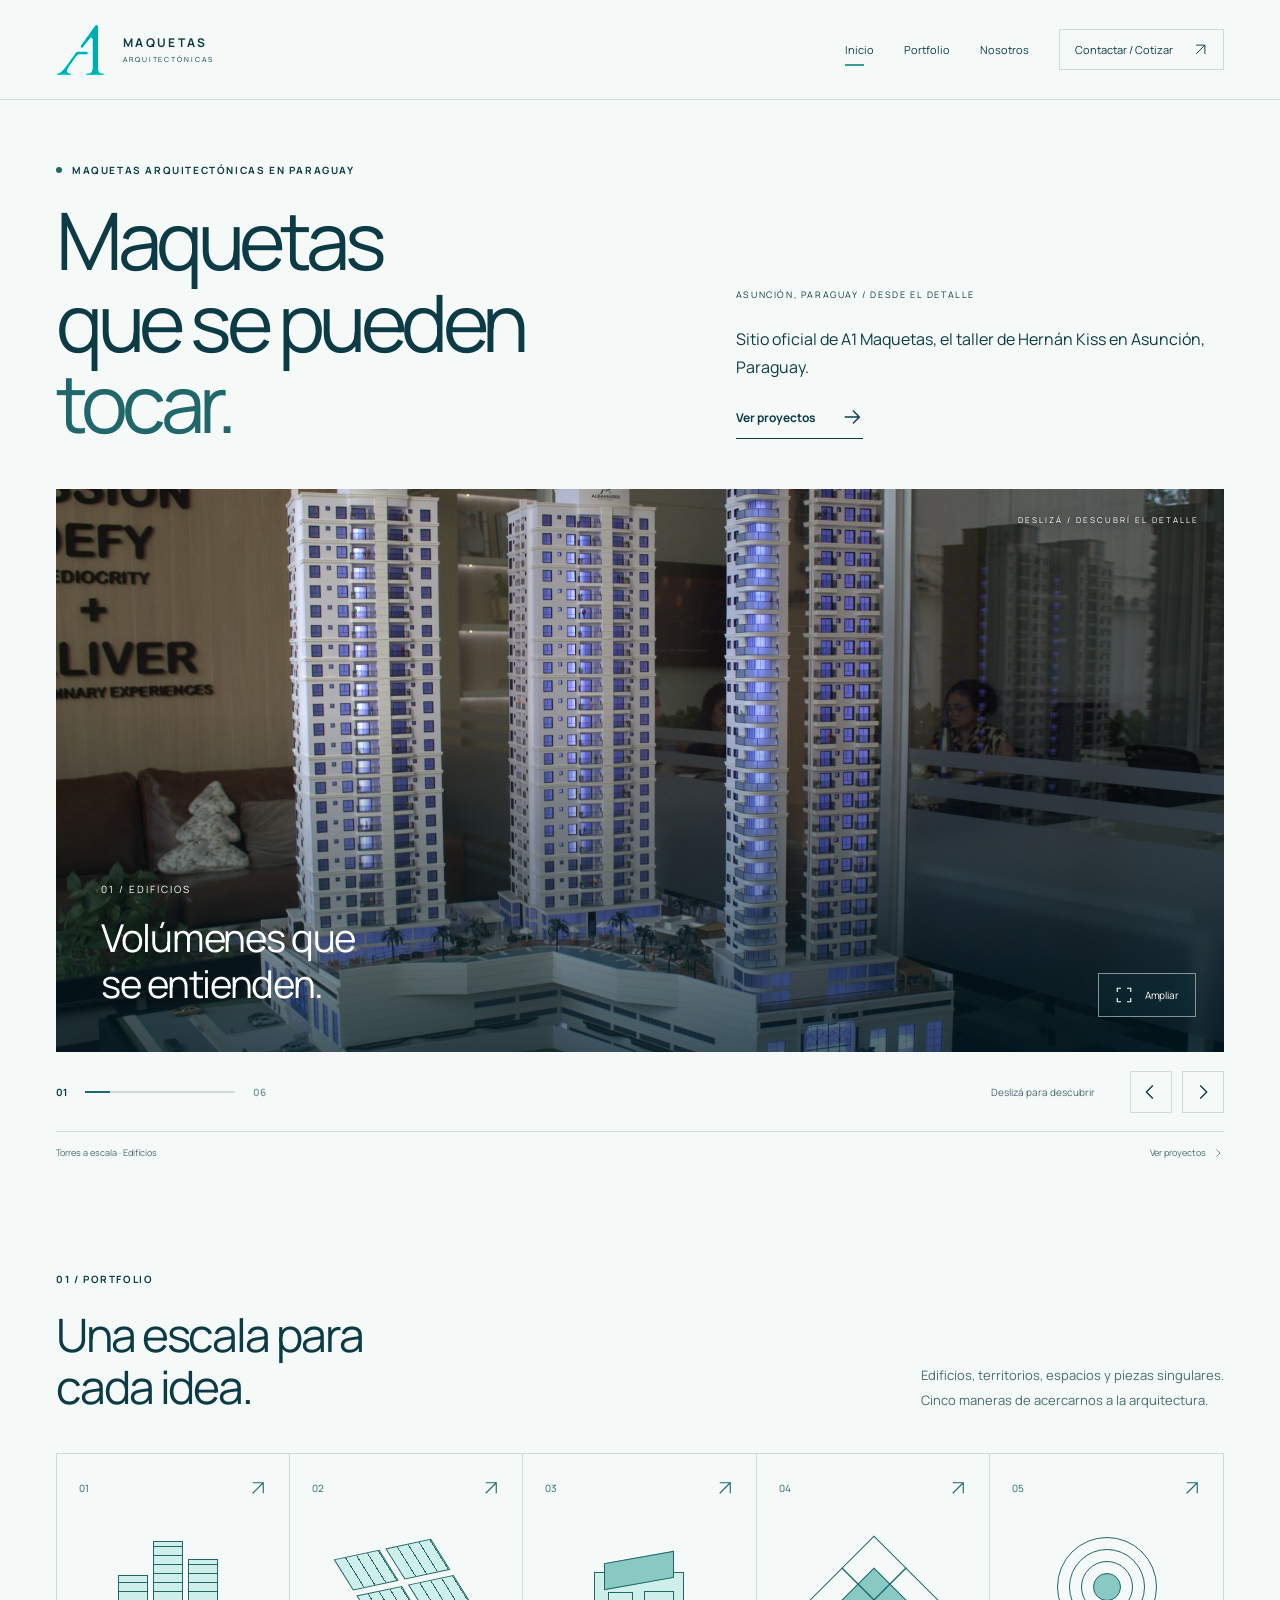
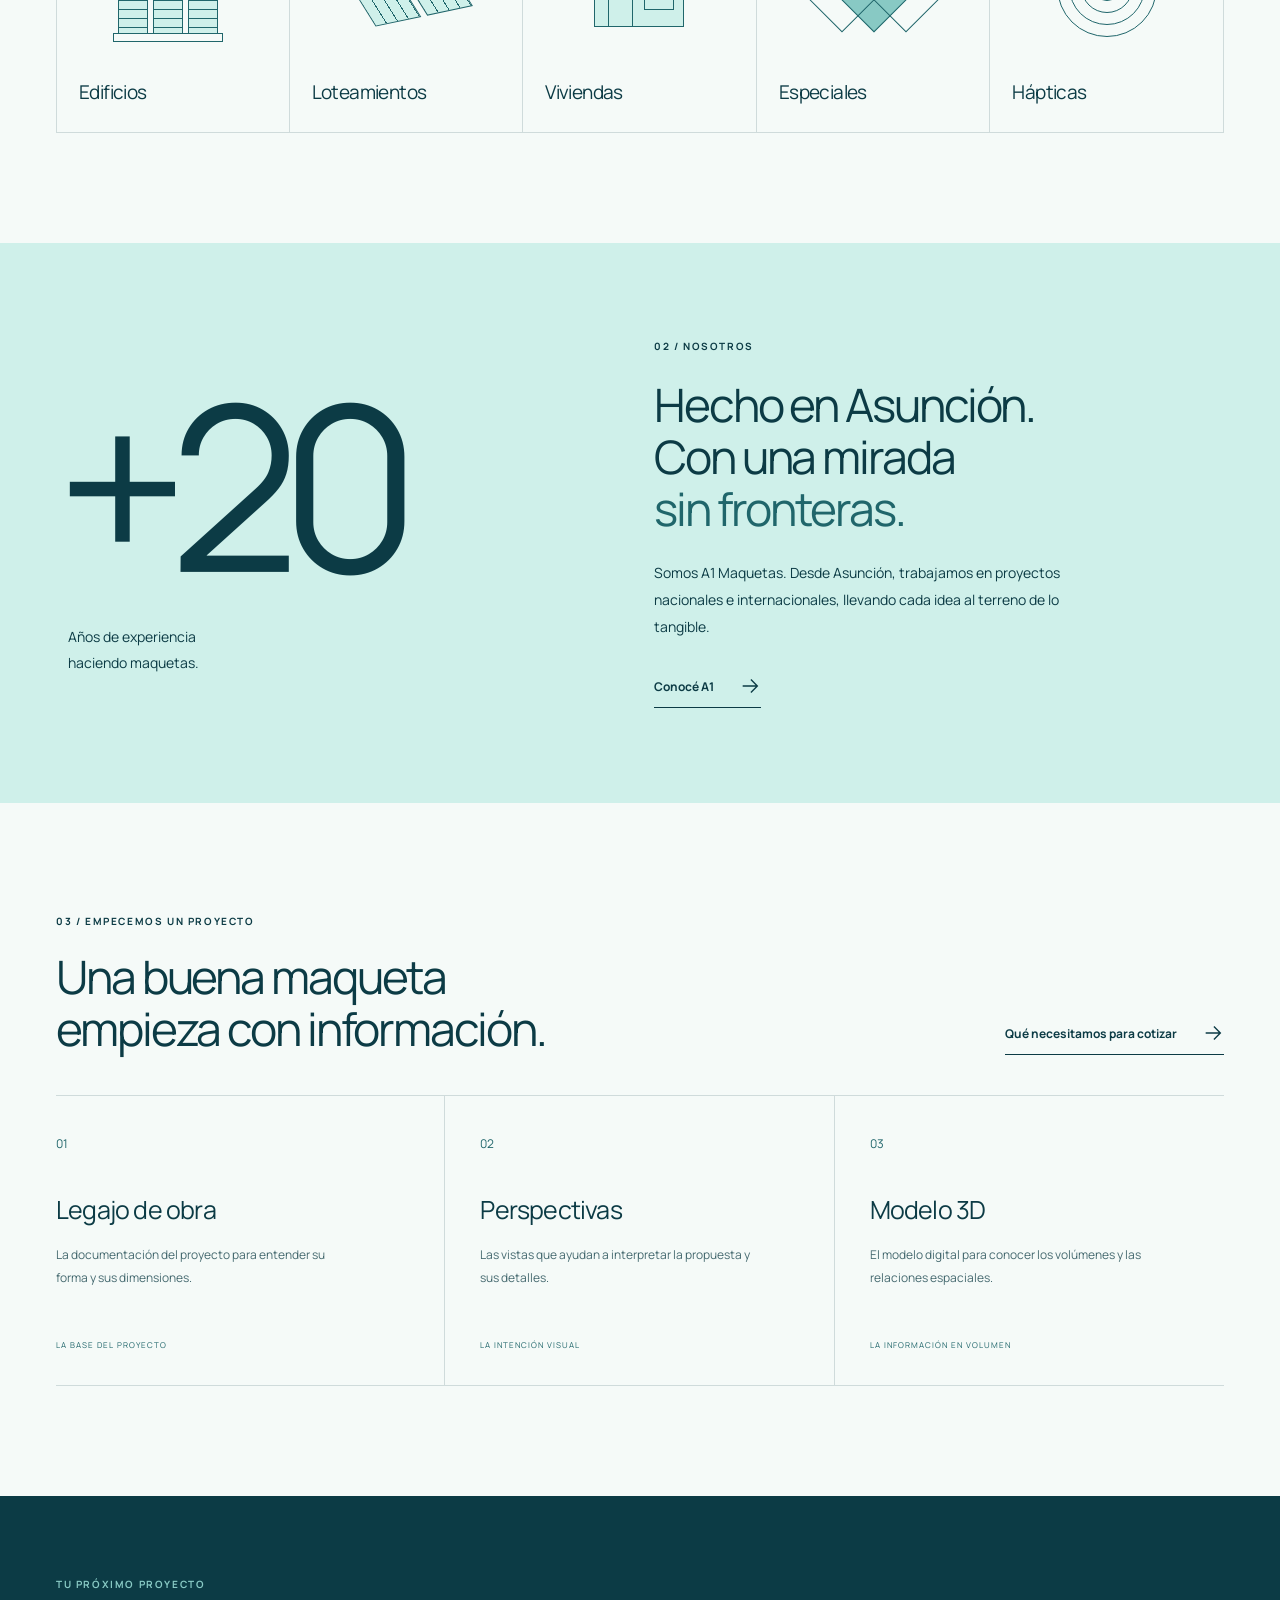
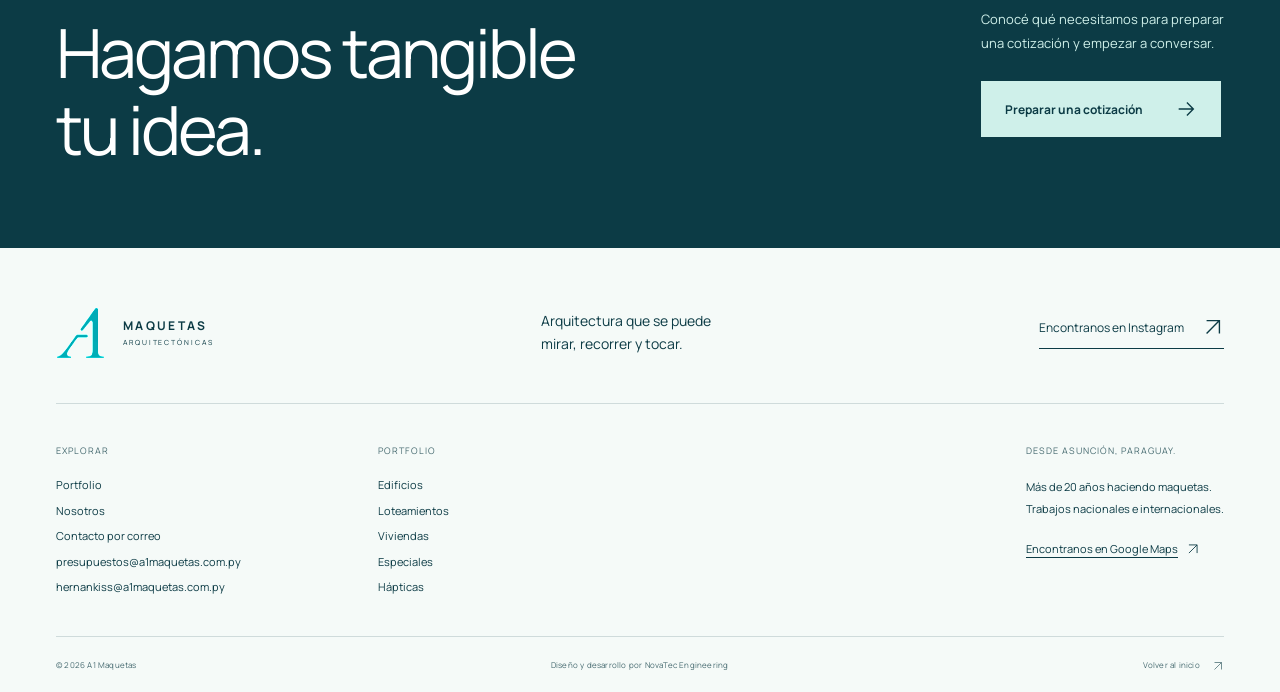
<file: index.html>
<!doctype html><html lang="es"><head><script async src="https://www.googletagmanager.com/gtm.js?id=GTM-W7BB88ZN"></script><script>window.dataLayer = window.dataLayer || [];function gtag(){dataLayer.push(arguments);}gtag('js', new Date());</script><meta charset="utf-8"><meta name="viewport" content="width=device-width, initial-scale=1"><meta name="theme-color" content="#0C3B45"><meta name="robots" content="index,follow,max-image-preview:large"><link rel="canonical" href="https://a1maquetas.com.py/"><meta property="og:url" content="https://a1maquetas.com.py/"><meta name="description" content="A1 Maquetas: maquetas arquitectónicas de edificios, viviendas y proyectos a escala. Taller en Asunción con trabajos en Paraguay y el exterior."><meta property="og:title" content="A1 Maquetas | Maquetas arquitectónicas en Paraguay"><meta property="og:description" content="A1 Maquetas: maquetas arquitectónicas de edificios, viviendas y proyectos a escala. Taller en Asunción con trabajos en Paraguay y el exterior."><meta property="og:type" content="website"><meta property="og:locale" content="es_PY"><meta property="og:site_name" content="A1 Maquetas"><meta property="og:image" content="https://a1maquetas.com.py/assets/photos/portada-1.jpg"><meta property="og:image:alt" content="Maqueta arquitectónica de torres realizada por A1 Maquetas"><meta name="twitter:card" content="summary_large_image"><title>A1 Maquetas | Maquetas arquitectónicas en Paraguay</title><link rel="icon" type="image/png" href="assets/favicon-a1.png?v=20261105"><link rel="preload" href="assets/fonts/manrope-regular.ttf" as="font" type="font/ttf" crossorigin><link rel="stylesheet" href="a1.css?v=20261113a"><script defer src="a1.js?v=20261112g"></script><script type="application/ld+json">{"@context": "https://schema.org", "@graph": [{"@type": "Organization", "@id": "https://a1maquetas.com.py/#organization", "name": "A1 Maquetas", "alternateName": "A1 - Maquetas arquitectónicas", "description": "Sitio oficial del taller de maquetas arquitectónicas de Hernán Kiss en Asunción, Paraguay.", "founder": {"@type": "Person", "name": "Hernán Kiss"}, "url": "https://a1maquetas.com.py/", "logo": "https://a1maquetas.com.py/assets/logo-a1.jpg", "email": "presupuestos@a1maquetas.com.py", "sameAs": ["https://www.instagram.com/a1maquetas/", "https://www.google.com/maps/?cid=9102080545952482579"], "areaServed": "Paraguay"}, {"@type": "WebSite", "@id": "https://a1maquetas.com.py/#website", "url": "https://a1maquetas.com.py/", "name": "A1 Maquetas", "publisher": {"@id": "https://a1maquetas.com.py/#organization"}, "inLanguage": "es-PY"}, {"@type": "WebPage", "@id": "https://a1maquetas.com.py/#webpage", "url": "https://a1maquetas.com.py/", "name": "A1 Maquetas | Maquetas arquitectónicas en Paraguay", "description": "A1 Maquetas: maquetas arquitectónicas de edificios, viviendas y proyectos a escala. Taller en Asunción con trabajos en Paraguay y el exterior.", "inLanguage": "es-PY", "isPartOf": {"@id": "https://a1maquetas.com.py/#website"}, "about": {"@id": "https://a1maquetas.com.py/#organization"}}]}</script></head><body id="top"><a class="skip" href="#contenido">Saltar al contenido</a><header class="header"><div class="shell header-inner"><a class="logo" href="./" aria-label="A1 Maquetas, inicio"><span class="logo-mark"><img src="assets/logo-a1.jpg" alt="" width="84" height="84"></span><span class="logo-word">MAQUETAS<span>ARQUITECTÓNICAS</span></span></a><button class="menu-toggle" aria-controls="main-nav" aria-expanded="false"><span>Menú</span><span class="menu-lines" aria-hidden="true"></span></button><nav class="main-nav" id="main-nav" aria-label="Navegación principal"><a href="./" aria-current="page">Inicio</a><a href="proyectos.html" >Portfolio</a><a href="nosotros.html" >Nosotros</a><a class="nav-quote" href="cotizacion.html" >Contactar / Cotizar <svg class="icon" viewBox="0 0 24 24" fill="none" stroke="currentColor" stroke-width="1.5" aria-hidden="true"><path d="M5 19 19 5M5 5h14v14"/></svg></a></nav></div></header><main id="contenido"><section class="home-intro shell"><div><span class="eyebrow"><i></i>Maquetas arquitectónicas en Paraguay</span><h1>Maquetas<br>que se pueden <em>tocar.</em></h1></div><div class="intro-aside"><span class="small-caps">Asunción, Paraguay / Desde el detalle</span><p>Sitio oficial de A1 Maquetas, el taller de Hernán Kiss en Asunción, Paraguay.</p><a class="text-link" href="proyectos.html">Ver proyectos <svg class="icon" viewBox="0 0 24 24" fill="none" stroke="currentColor" stroke-width="1.5" aria-hidden="true"><path d="M4 12h15M13 5l7 7-7 7"/></svg></a></div></section><section class="gallery shell" aria-label="Fotografías seleccionadas por A1 Maquetas" aria-roledescription="carrusel" tabindex="0"><div class="gallery-stage"><figure class="gallery-slide is-active" data-slide="0" data-caption="Torres a escala · Edificios" data-href="edificios.html" role="group" aria-roledescription="diapositiva" aria-label="1 de 6"><img src="assets/photos/portada-1.jpg" width="2200" height="1465" fetchpriority="high" alt="Maqueta iluminada de un conjunto de torres"><figcaption><span>01 / Edificios</span><strong>Volúmenes que<br>se entienden.</strong></figcaption></figure><figure class="gallery-slide" data-slide="1" data-caption="Edificios residenciales · A1 Maquetas" data-href="edificios.html" role="group" aria-roledescription="diapositiva" aria-label="2 de 6" hidden><img src="assets/photos/portada-2.jpg" width="1600" height="1026" loading="lazy" alt="Maqueta arquitectónica de edificios residenciales"><figcaption><span>02 / Edificios</span><strong>Arquitectura<br>para mirar de cerca.</strong></figcaption></figure><figure class="gallery-slide" data-slide="2" data-caption="Riviere · Edificios" data-href="edificios.html#proyecto-3" role="group" aria-roledescription="diapositiva" aria-label="3 de 6" hidden><img src="assets/photos/riviere-3.jpg" width="1200" height="800" loading="lazy" alt="Maqueta del edificio Riviere"><figcaption><span>03 / Edificios</span><strong>La ciudad<br>en otra escala.</strong></figcaption></figure><figure class="gallery-slide" data-slide="3" data-caption="Benedicta · Loteamientos" data-href="loteamientos.html#proyecto-3" role="group" aria-roledescription="diapositiva" aria-label="4 de 6" hidden><img src="assets/photos/benedicta-1.jpg" width="1400" height="762" loading="lazy" alt="Maqueta de loteamiento Benedicta"><figcaption><span>04 / Loteamientos</span><strong>El territorio<br>toma forma.</strong></figcaption></figure><figure class="gallery-slide" data-slide="4" data-caption="Proyecto industrial · A1 Maquetas" data-href="especiales.html" role="group" aria-roledescription="diapositiva" aria-label="5 de 6" hidden><img src="assets/photos/portada-5.jpg" width="2200" height="1465" loading="lazy" alt="Maqueta de una instalación industrial a escala"><figcaption><span>05 / Especiales</span><strong>También hacemos<br>lo singular.</strong></figcaption></figure><figure class="gallery-slide" data-slide="5" data-caption="UNVES · Especiales" data-href="especiales.html#proyecto-2" role="group" aria-roledescription="diapositiva" aria-label="6 de 6" hidden><img src="assets/photos/unves-2.jpg" width="1400" height="933" loading="lazy" alt="Maqueta del proyecto UNVES"><figcaption><span>06 / Especiales</span><strong>Cada espacio<br>cuenta.</strong></figcaption></figure><button class="gallery-expand" type="button" aria-label="Ampliar fotografía actual"><svg class="icon" viewBox="0 0 24 24" fill="none" stroke="currentColor" stroke-width="1.5" aria-hidden="true"><path d="M8 3H3v5m13-5h5v5M3 16v5h5m8 0h5v-5"/></svg><span>Ampliar</span></button><span class="gallery-side-label" aria-hidden="true">DESLIZÁ / DESCUBRÍ EL DETALLE</span></div><div class="gallery-toolbar"><div class="gallery-index"><span id="slideNumber">01</span><span class="gallery-track"><i></i></span><span>06</span></div><p class="gallery-hint">Deslizá para descubrir</p><div class="gallery-controls"><button type="button" data-gallery-prev aria-label="Fotografía anterior"><svg class="icon" viewBox="0 0 24 24" fill="none" stroke="currentColor" stroke-width="1.5" aria-hidden="true"><path d="m14 5-7 7 7 7"/></svg></button><button type="button" data-gallery-next aria-label="Fotografía siguiente"><svg class="icon" viewBox="0 0 24 24" fill="none" stroke="currentColor" stroke-width="1.5" aria-hidden="true"><path d="m9 5 7 7-7 7"/></svg></button></div></div><div class="gallery-source"><span id="slideCaption" aria-live="polite">Torres a escala · Edificios</span><a id="slideSource" href="edificios.html">Ver proyectos <svg class="icon" viewBox="0 0 24 24" fill="none" stroke="currentColor" stroke-width="1.5" aria-hidden="true"><path d="m9 5 7 7-7 7"/></svg></a></div></section><section class="portfolio-section shell"><div class="section-heading"><div><span class="eyebrow">01 / Portfolio</span><h2>Una escala para<br>cada idea.</h2></div><p>Edificios, territorios, espacios y piezas singulares.<br>Cinco maneras de acercarnos a la arquitectura.</p></div><div class="category-grid"><a class="category-tile" href="edificios.html"><div class="tile-top"><span>01</span><svg class="icon" viewBox="0 0 24 24" fill="none" stroke="currentColor" stroke-width="1.5" aria-hidden="true"><path d="M5 19 19 5M5 5h14v14"/></svg></div><div class="category-symbol symbol-edificios" aria-hidden="true"><i></i><i></i><i></i><i></i></div><div class="tile-bottom"><h3>Edificios</h3></div></a><a class="category-tile" href="loteamientos.html"><div class="tile-top"><span>02</span><svg class="icon" viewBox="0 0 24 24" fill="none" stroke="currentColor" stroke-width="1.5" aria-hidden="true"><path d="M5 19 19 5M5 5h14v14"/></svg></div><div class="category-symbol symbol-loteamientos" aria-hidden="true"><i></i><i></i><i></i><i></i></div><div class="tile-bottom"><h3>Loteamientos</h3></div></a><a class="category-tile" href="viviendas.html"><div class="tile-top"><span>03</span><svg class="icon" viewBox="0 0 24 24" fill="none" stroke="currentColor" stroke-width="1.5" aria-hidden="true"><path d="M5 19 19 5M5 5h14v14"/></svg></div><div class="category-symbol symbol-viviendas" aria-hidden="true"><i></i><i></i><i></i><i></i></div><div class="tile-bottom"><h3>Viviendas</h3></div></a><a class="category-tile" href="especiales.html"><div class="tile-top"><span>04</span><svg class="icon" viewBox="0 0 24 24" fill="none" stroke="currentColor" stroke-width="1.5" aria-hidden="true"><path d="M5 19 19 5M5 5h14v14"/></svg></div><div class="category-symbol symbol-especiales" aria-hidden="true"><i></i><i></i><i></i><i></i></div><div class="tile-bottom"><h3>Especiales</h3></div></a><a class="category-tile" href="hapticas.html"><div class="tile-top"><span>05</span><svg class="icon" viewBox="0 0 24 24" fill="none" stroke="currentColor" stroke-width="1.5" aria-hidden="true"><path d="M5 19 19 5M5 5h14v14"/></svg></div><div class="category-symbol symbol-hapticas" aria-hidden="true"><i></i><i></i><i></i><i></i></div><div class="tile-bottom"><h3>Hápticas</h3></div></a></div></section><section class="about-band"><div class="shell about-grid"><div class="experience-number"><span>+20</span><p>Años de experiencia<br>haciendo maquetas.</p></div><div><span class="eyebrow">02 / Nosotros</span><h2>Hecho en Asunción.<br>Con una mirada<br><em>sin fronteras.</em></h2><p>Somos A1 Maquetas. Desde Asunción, trabajamos en proyectos nacionales e internacionales, llevando cada idea al terreno de lo tangible.</p><a class="text-link" href="nosotros.html">Conocé A1 <svg class="icon" viewBox="0 0 24 24" fill="none" stroke="currentColor" stroke-width="1.5" aria-hidden="true"><path d="M4 12h15M13 5l7 7-7 7"/></svg></a></div></div></section><section class="quote-preview shell"><div class="section-heading"><div><span class="eyebrow">03 / Empecemos un proyecto</span><h2>Una buena maqueta<br>empieza con información.</h2></div><a class="text-link" href="cotizacion.html">Qué necesitamos para cotizar <svg class="icon" viewBox="0 0 24 24" fill="none" stroke="currentColor" stroke-width="1.5" aria-hidden="true"><path d="M4 12h15M13 5l7 7-7 7"/></svg></a></div><div class="requirements"><article><span class="require-number">01</span><h3>Legajo de obra</h3><p>La documentación del proyecto para entender su forma y sus dimensiones.</p><span class="require-tag">La base del proyecto</span></article><article><span class="require-number">02</span><h3>Perspectivas</h3><p>Las vistas que ayudan a interpretar la propuesta y sus detalles.</p><span class="require-tag">La intención visual</span></article><article><span class="require-number">03</span><h3>Modelo 3D</h3><p>El modelo digital para conocer los volúmenes y las relaciones espaciales.</p><span class="require-tag">La información en volumen</span></article></div></section><section class="cta"><div class="shell cta-inner"><div><span class="eyebrow">Tu próximo proyecto</span><h2>Hagamos tangible<br>tu idea.</h2></div><div><p>Conocé qué necesitamos para preparar<br>una cotización y empezar a conversar.</p><a class="button button-light" href="cotizacion.html">Preparar una cotización <svg class="icon" viewBox="0 0 24 24" fill="none" stroke="currentColor" stroke-width="1.5" aria-hidden="true"><path d="M4 12h15M13 5l7 7-7 7"/></svg></a></div></div></section></main><footer class="footer"><div class="shell"><div class="footer-top"><a class="logo" href="./" aria-label="A1 Maquetas, inicio"><span class="logo-mark"><img src="assets/logo-a1.jpg" alt="" width="84" height="84"></span><span class="logo-word">MAQUETAS<span>ARQUITECTÓNICAS</span></span></a><p>Arquitectura que se puede<br>mirar, recorrer y tocar.</p><a class="footer-social" href="https://www.instagram.com/a1maquetas/" target="_blank" rel="noopener noreferrer">Encontranos en Instagram <svg class="icon" viewBox="0 0 24 24" fill="none" stroke="currentColor" stroke-width="1.5" aria-hidden="true"><path d="M5 19 19 5M5 5h14v14"/></svg></a></div><div class="footer-links"><div><span>Explorar</span><a href="proyectos.html">Portfolio</a><a href="nosotros.html">Nosotros</a><a href="cotizacion.html">Contacto por correo</a><a href="mailto:presupuestos@a1maquetas.com.py">presupuestos@a1maquetas.com.py</a><a href="mailto:hernankiss@a1maquetas.com.py">hernankiss@a1maquetas.com.py</a></div><div><span>Portfolio</span><a href="edificios.html">Edificios</a><a href="loteamientos.html">Loteamientos</a><a href="viviendas.html">Viviendas</a><a href="especiales.html">Especiales</a><a href="hapticas.html">Hápticas</a></div><div class="footer-place"><span>Desde Asunción, Paraguay.</span><p>Más de 20 años haciendo maquetas.<br>Trabajos nacionales e internacionales.</p><a href="https://www.google.com/maps/?cid=9102080545952482579" target="_blank" rel="noopener noreferrer">Encontranos en Google Maps <svg class="icon" viewBox="0 0 24 24" fill="none" stroke="currentColor" stroke-width="1.5" aria-hidden="true"><path d="M5 19 19 5M5 5h14v14"/></svg></a></div></div><div class="footer-bottom"><span>© 2026 A1 Maquetas</span><span>Diseño y desarrollo por NovaTec Engineering</span><a href="#top">Volver al inicio <svg class="icon" viewBox="0 0 24 24" fill="none" stroke="currentColor" stroke-width="1.5" aria-hidden="true"><path d="M5 19 19 5M5 5h14v14"/></svg></a></div></div></footer><dialog class="lightbox" id="lightbox" aria-label="Fotografía ampliada"><button class="lightbox-close" aria-label="Cerrar fotografía"><svg class="icon" viewBox="0 0 24 24" fill="none" stroke="currentColor" stroke-width="1.5" aria-hidden="true"><path d="m6 6 12 12M6 18 18 6"/></svg></button><img src="assets/photos/a1-residencial.jpg" alt=""><p></p></dialog></body></html>
</file>
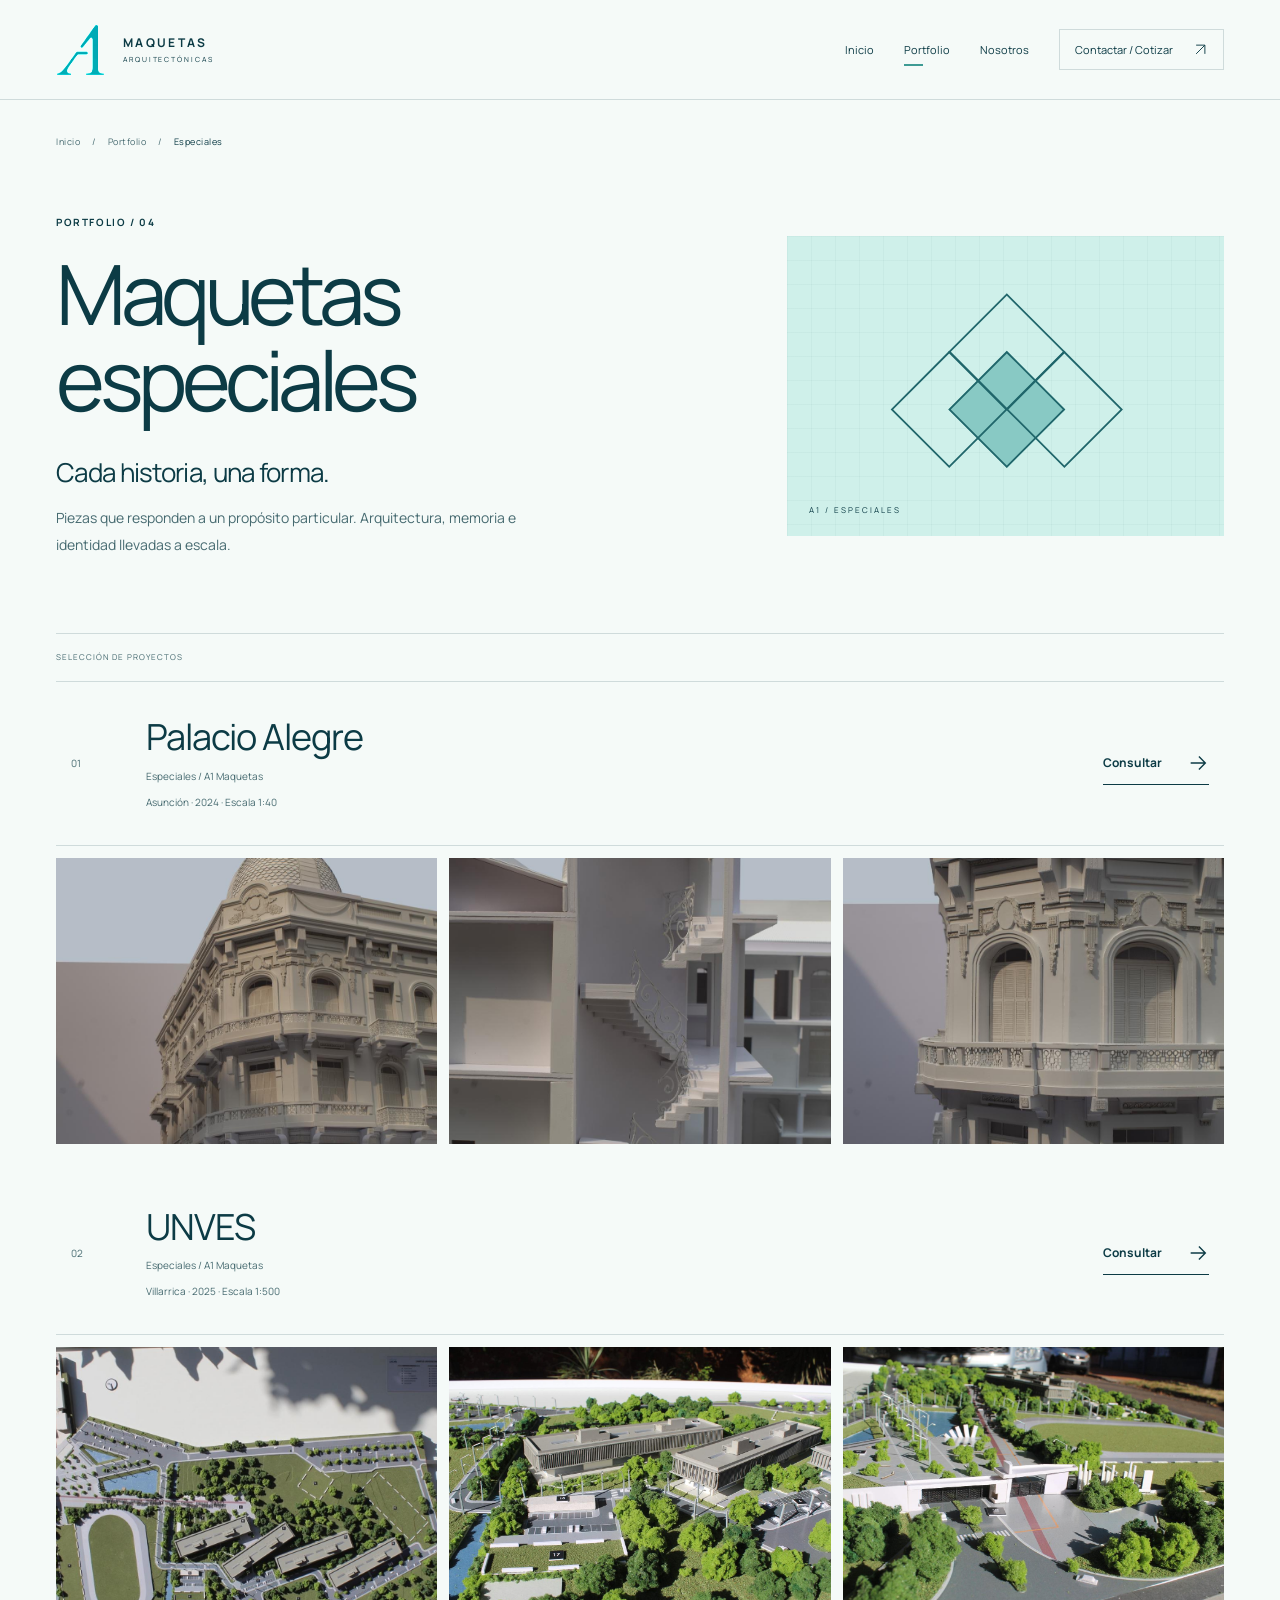
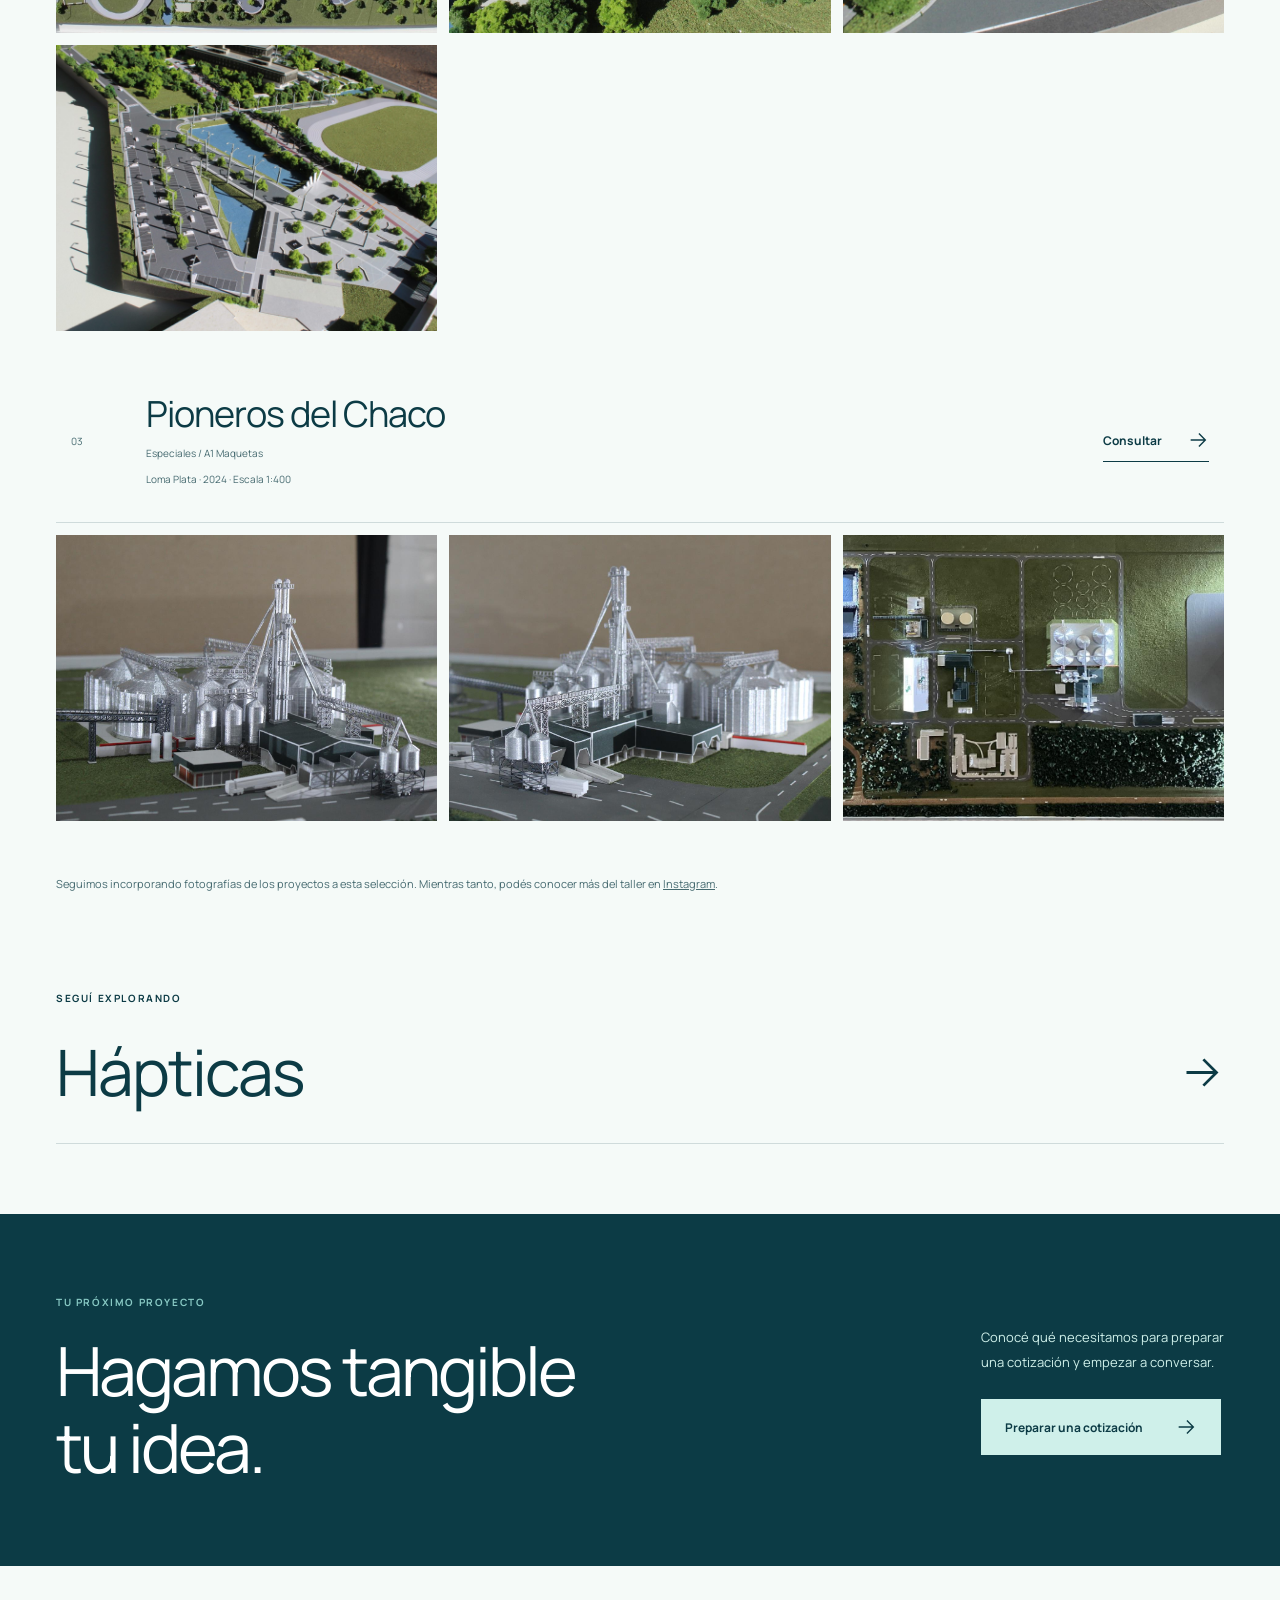
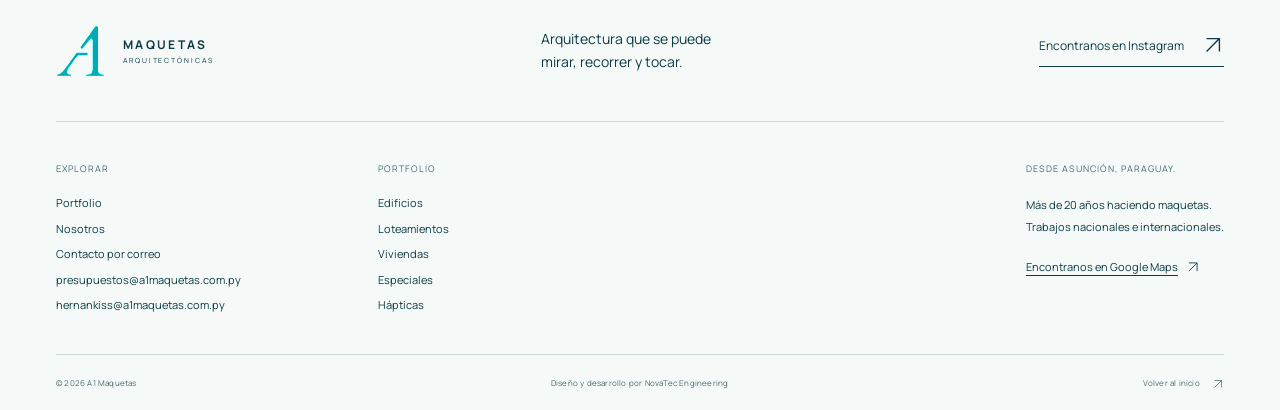
<file: basilica-caacupe.html>
<!doctype html><html lang="es"><head><meta charset="utf-8"><meta name="viewport" content="width=device-width,initial-scale=1"><meta http-equiv="refresh" content="0;url=especiales.html"><title>A1 Maquetas</title><link rel="stylesheet" href="a1.css?v=20261112g"></head><body><main class="shell page-intro"><h1>A1 Maquetas</h1><p>Continuá explorando nuestro trabajo.</p><a class="button" href="especiales.html">Ir al portfolio</a></main></body></html>
</file>
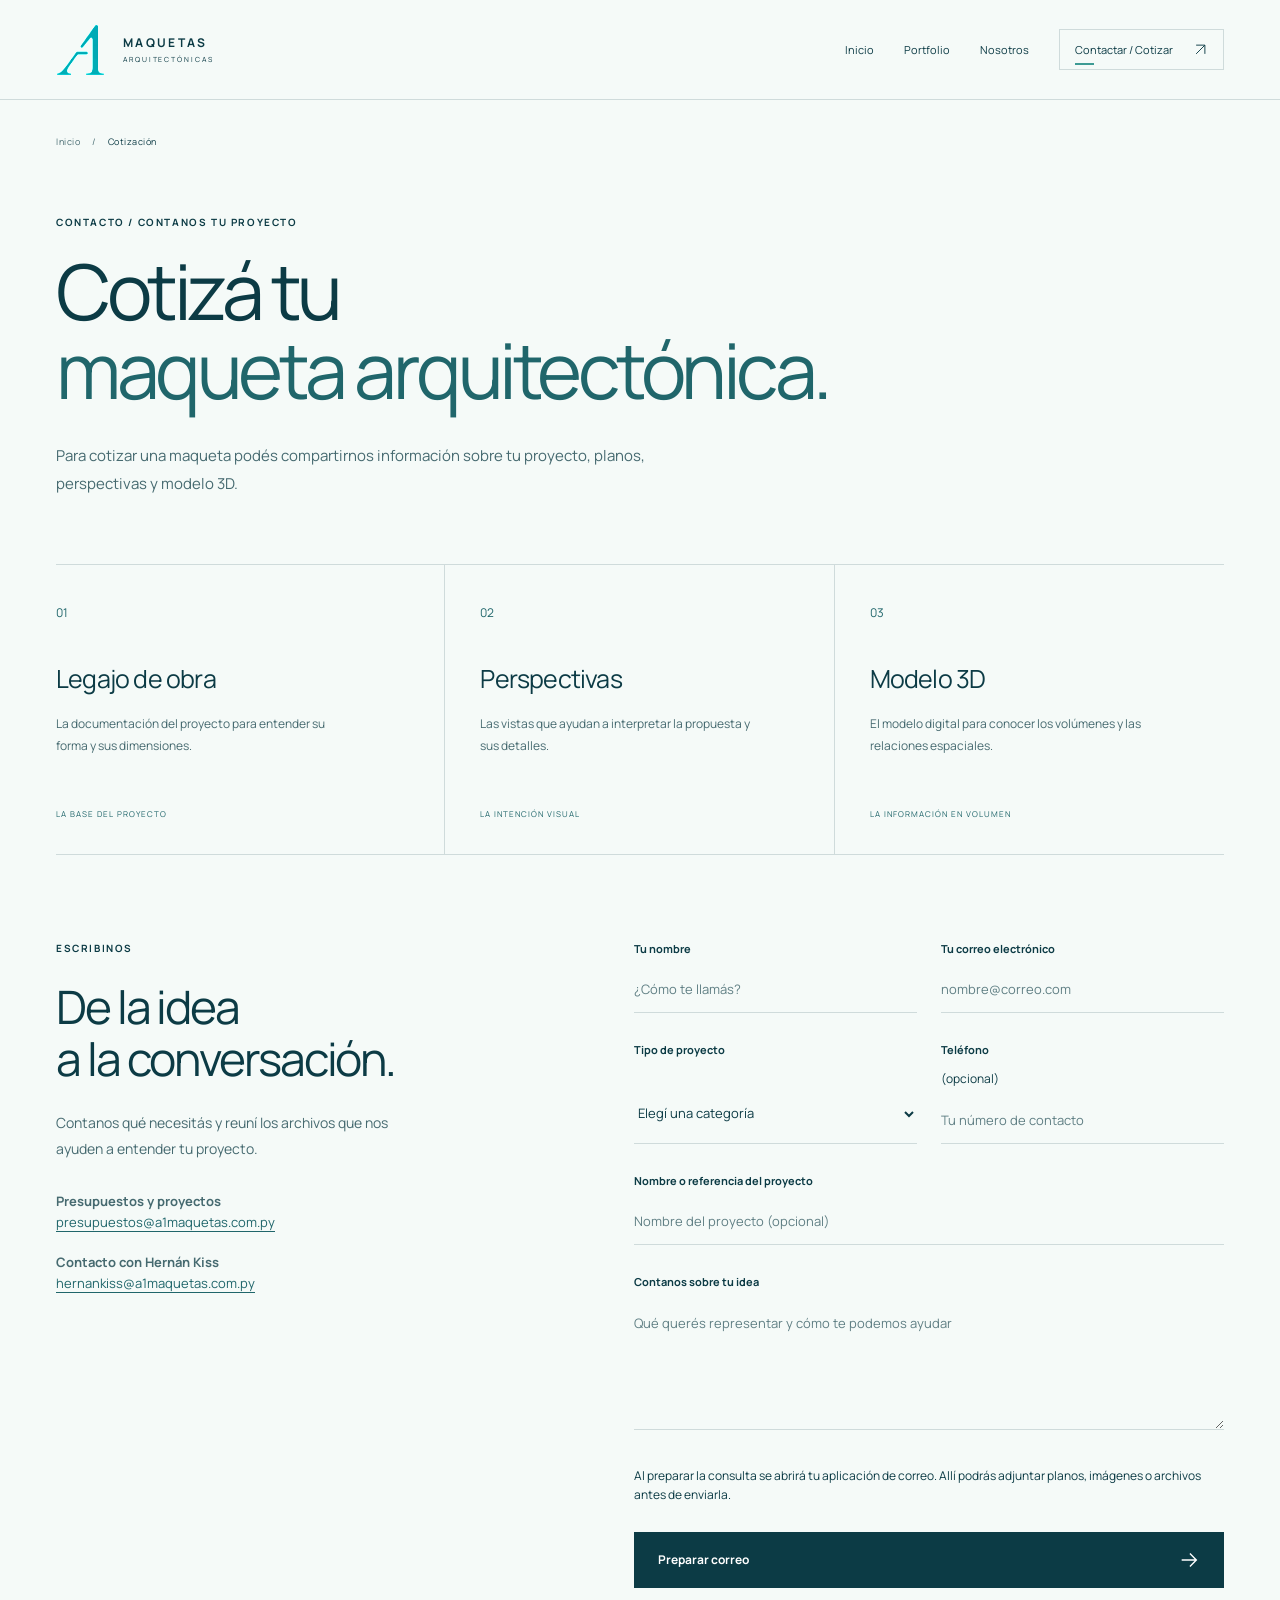
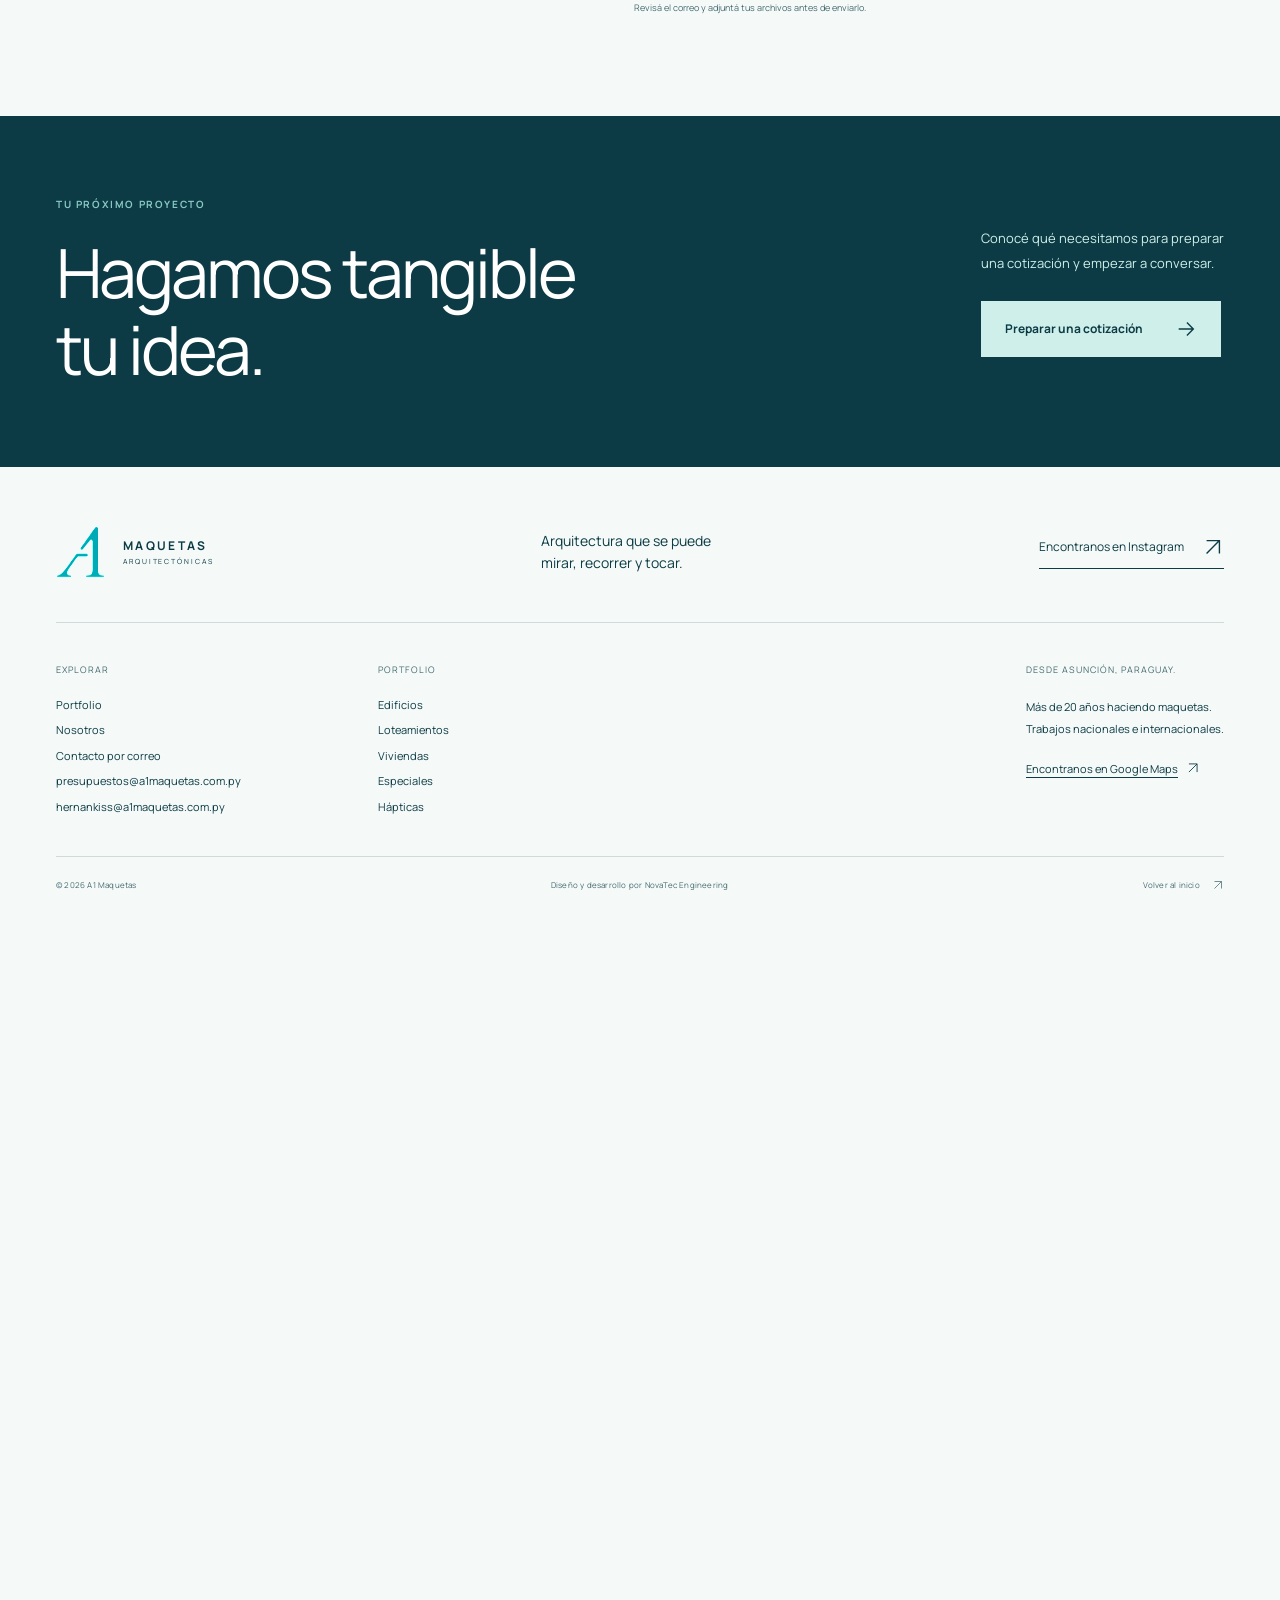
<file: contacto.html>
<!doctype html><html lang="es"><head><meta charset="utf-8"><meta name="viewport" content="width=device-width,initial-scale=1"><meta http-equiv="refresh" content="0;url=cotizacion.html"><title>A1 Maquetas</title><link rel="stylesheet" href="a1.css?v=20261112g"></head><body><main class="shell page-intro"><h1>A1 Maquetas</h1><p>Continuá explorando nuestro trabajo.</p><a class="button" href="cotizacion.html">Ir al portfolio</a></main></body></html>
</file>
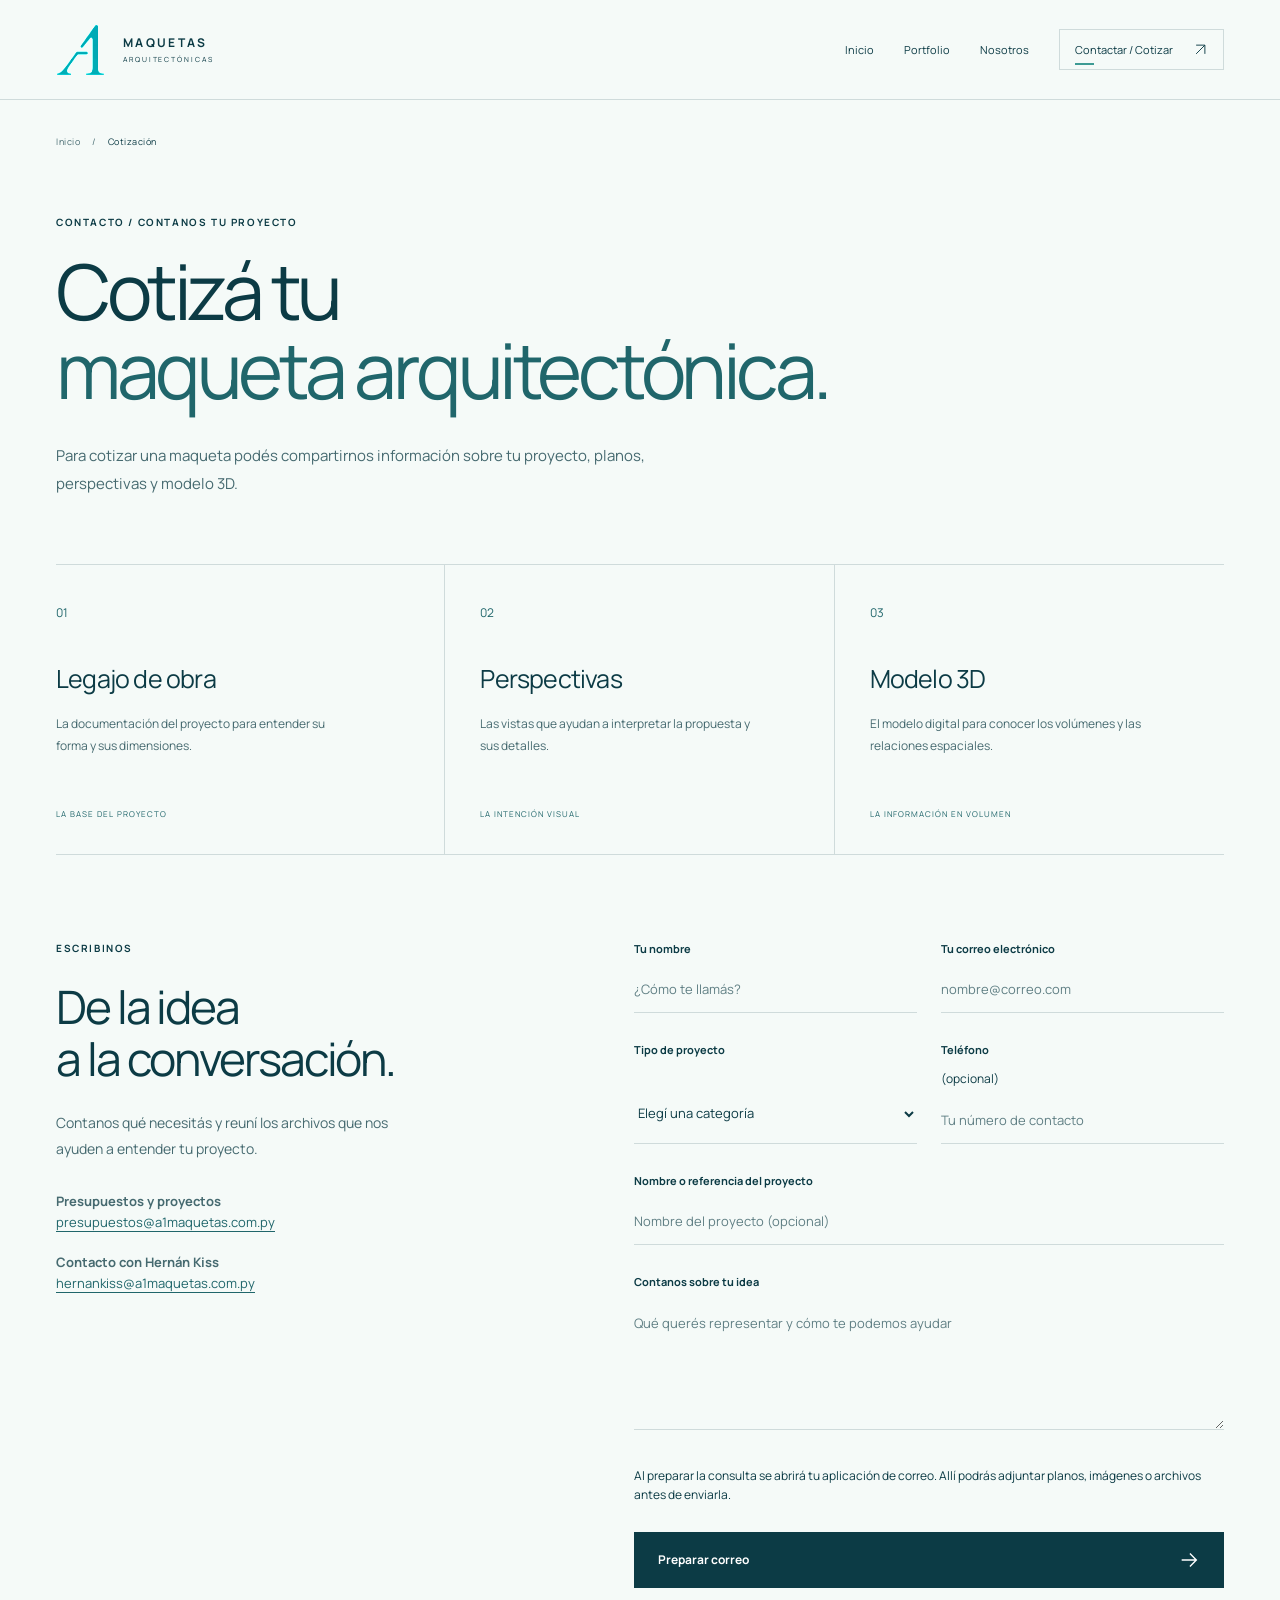
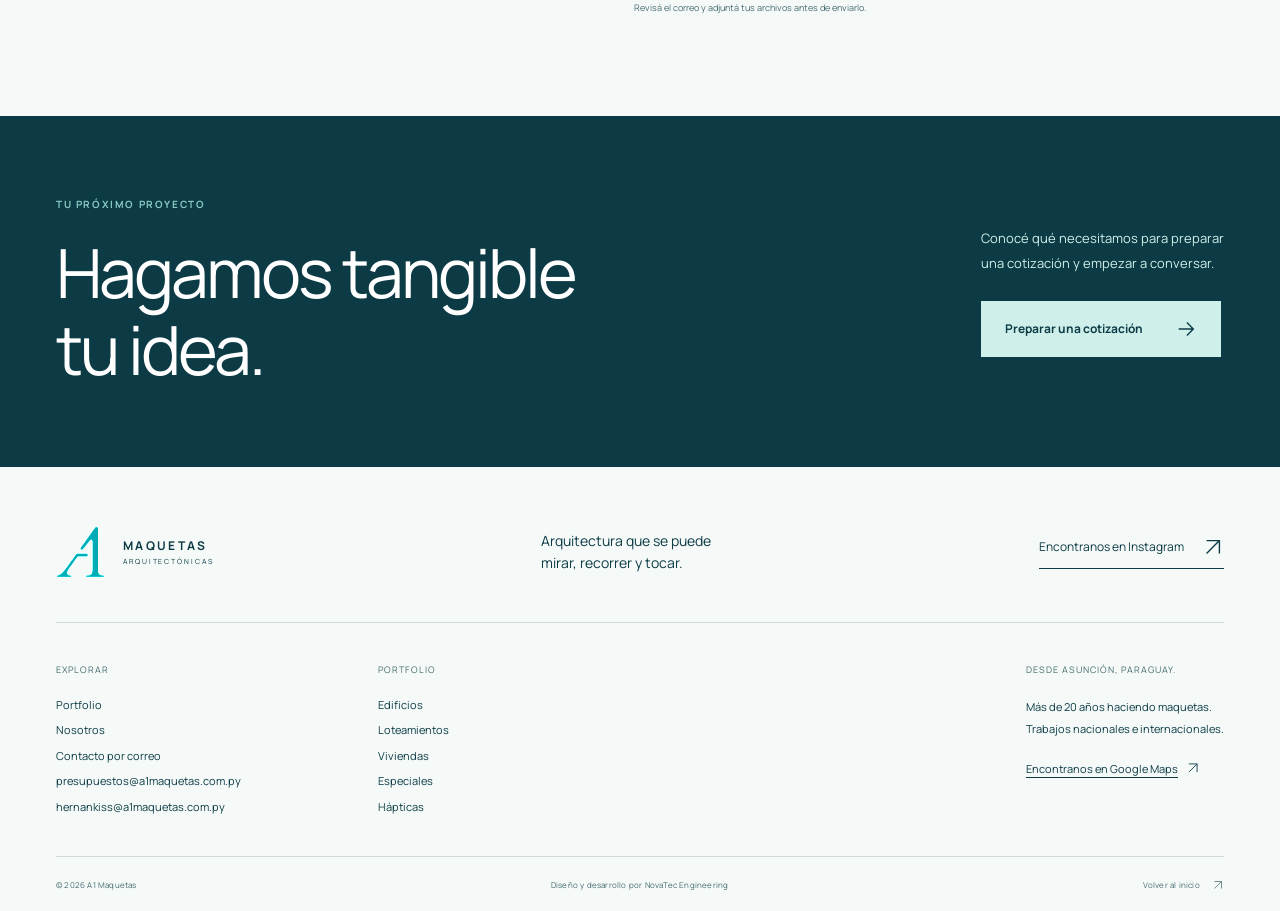
<file: cotizacion.html>
<!doctype html><html lang="es"><head><script async src="https://www.googletagmanager.com/gtm.js?id=GTM-W7BB88ZN"></script><script>window.dataLayer = window.dataLayer || [];function gtag(){dataLayer.push(arguments);}gtag('js', new Date());</script><meta charset="utf-8"><meta name="viewport" content="width=device-width, initial-scale=1"><meta name="theme-color" content="#0C3B45"><meta name="robots" content="index,follow,max-image-preview:large"><link rel="canonical" href="https://a1maquetas.com.py/cotizacion.html"><meta property="og:url" content="https://a1maquetas.com.py/cotizacion.html"><meta name="description" content="Contactá a A1 Maquetas para cotizar tu maqueta arquitectónica. Compartí los detalles de tu proyecto, planos, perspectivas o modelo 3D."><meta property="og:title" content="Solicitar presupuesto de maqueta | A1 Maquetas"><meta property="og:description" content="Contactá a A1 Maquetas para cotizar tu maqueta arquitectónica. Compartí los detalles de tu proyecto, planos, perspectivas o modelo 3D."><meta property="og:type" content="website"><meta property="og:locale" content="es_PY"><meta property="og:site_name" content="A1 Maquetas"><meta property="og:image" content="https://a1maquetas.com.py/assets/photos/portada-1.jpg"><meta property="og:image:alt" content="Maqueta arquitectónica de torres realizada por A1 Maquetas"><meta name="twitter:card" content="summary_large_image"><title>Solicitar presupuesto de maqueta | A1 Maquetas</title><link rel="icon" type="image/png" href="assets/favicon-a1.png?v=20261105"><link rel="preload" href="assets/fonts/manrope-regular.ttf" as="font" type="font/ttf" crossorigin><link rel="stylesheet" href="a1.css?v=20261112g"><script defer src="a1.js?v=20261112g"></script><script type="application/ld+json">{"@context": "https://schema.org", "@graph": [{"@type": "BreadcrumbList", "@id": "https://a1maquetas.com.py/cotizacion.html#breadcrumb", "itemListElement": [{"@type": "ListItem", "position": 1, "name": "Inicio", "item": "https://a1maquetas.com.py/"}, {"@type": "ListItem", "position": 2, "name": "Cotización", "item": "https://a1maquetas.com.py/cotizacion.html"}]}, {"@type": "ContactPage", "@id": "https://a1maquetas.com.py/cotizacion.html#webpage", "url": "https://a1maquetas.com.py/cotizacion.html", "name": "Solicitar presupuesto de maqueta | A1 Maquetas", "description": "Contactá a A1 Maquetas para cotizar tu maqueta arquitectónica. Compartí los detalles de tu proyecto, planos, perspectivas o modelo 3D.", "inLanguage": "es-PY", "isPartOf": {"@id": "https://a1maquetas.com.py/#website"}, "about": {"@id": "https://a1maquetas.com.py/#organization"}, "breadcrumb": {"@id": "https://a1maquetas.com.py/cotizacion.html#breadcrumb"}}]}</script></head><body id="top"><a class="skip" href="#contenido">Saltar al contenido</a><header class="header"><div class="shell header-inner"><a class="logo" href="./" aria-label="A1 Maquetas, inicio"><span class="logo-mark"><img src="assets/logo-a1.jpg" alt="" width="84" height="84"></span><span class="logo-word">MAQUETAS<span>ARQUITECTÓNICAS</span></span></a><button class="menu-toggle" aria-controls="main-nav" aria-expanded="false"><span>Menú</span><span class="menu-lines" aria-hidden="true"></span></button><nav class="main-nav" id="main-nav" aria-label="Navegación principal"><a href="./" >Inicio</a><a href="proyectos.html" >Portfolio</a><a href="nosotros.html" >Nosotros</a><a class="nav-quote" href="cotizacion.html" aria-current="page">Contactar / Cotizar <svg class="icon" viewBox="0 0 24 24" fill="none" stroke="currentColor" stroke-width="1.5" aria-hidden="true"><path d="M5 19 19 5M5 5h14v14"/></svg></a></nav></div></header><main id="contenido"><nav class="breadcrumb shell" aria-label="Ruta de navegación"><a href="./">Inicio</a><span>/</span><span aria-current="page">Cotización</span></nav><section class="page-intro shell"><span class="eyebrow">Contacto / Contanos tu proyecto</span><h1>Cotizá tu<br><em>maqueta arquitectónica.</em></h1><div class="page-lead"><p>Para cotizar una maqueta podés compartirnos información sobre tu proyecto, planos, perspectivas y modelo 3D.</p></div></section><section class="shell quote-requirements" aria-label="Información útil para cotizar"><div class="requirements"><article><span class="require-number">01</span><h3>Legajo de obra</h3><p>La documentación del proyecto para entender su forma y sus dimensiones.</p><span class="require-tag">La base del proyecto</span></article><article><span class="require-number">02</span><h3>Perspectivas</h3><p>Las vistas que ayudan a interpretar la propuesta y sus detalles.</p><span class="require-tag">La intención visual</span></article><article><span class="require-number">03</span><h3>Modelo 3D</h3><p>El modelo digital para conocer los volúmenes y las relaciones espaciales.</p><span class="require-tag">La información en volumen</span></article></div></section><section class="brief-section shell"><div class="brief-intro"><span class="eyebrow">Escribinos</span><h2>De la idea<br>a la conversación.</h2><p>Contanos qué necesitás y reuní los archivos que nos ayuden a entender tu proyecto.</p><div class="contact-emails"><p><strong>Presupuestos y proyectos</strong><br><a href="mailto:presupuestos@a1maquetas.com.py">presupuestos@a1maquetas.com.py</a></p><p><strong>Contacto con Hernán Kiss</strong><br><a href="mailto:hernankiss@a1maquetas.com.py">hernankiss@a1maquetas.com.py</a></p></div></div><form id="briefForm" class="brief-form" method="post" enctype="multipart/form-data"><div class="field-grid"><label>Tu nombre<input name="nombre" required maxlength="100" autocomplete="name" placeholder="¿Cómo te llamás?"></label><label>Tu correo electrónico<input type="email" name="email" required maxlength="254" autocomplete="email" placeholder="nombre@correo.com"></label></div><div class="field-grid"><label>Tipo de proyecto<select name="categoria" required><option value="">Elegí una categoría</option><option>Edificios</option><option>Loteamientos</option><option>Viviendas</option><option>Especiales</option><option>Hápticas</option></select></label><label>Teléfono <span class="optional">(opcional)</span><input type="tel" name="telefono" autocomplete="tel" placeholder="Tu número de contacto"></label></div><label>Nombre o referencia del proyecto<input name="referencia" id="briefReference" maxlength="120" placeholder="Nombre del proyecto (opcional)"></label><label>Contanos sobre tu idea<textarea name="detalles" rows="5" maxlength="3000" required placeholder="Qué querés representar y cómo te podemos ayudar"></textarea></label><p class="brief-help">Al preparar la consulta se abrirá tu aplicación de correo. Allí podrás adjuntar planos, imágenes o archivos antes de enviarla.</p><button class="button" type="submit" aria-describedby="sendStatus">Preparar correo <svg class="icon" viewBox="0 0 24 24" fill="none" stroke="currentColor" stroke-width="1.5" aria-hidden="true"><path d="M4 12h15M13 5l7 7-7 7"/></svg></button><p class="form-note" id="sendStatus">Revisá el correo y adjuntá tus archivos antes de enviarlo.</p></form></section><section class="cta"><div class="shell cta-inner"><div><span class="eyebrow">Tu próximo proyecto</span><h2>Hagamos tangible<br>tu idea.</h2></div><div><p>Conocé qué necesitamos para preparar<br>una cotización y empezar a conversar.</p><a class="button button-light" href="cotizacion.html">Preparar una cotización <svg class="icon" viewBox="0 0 24 24" fill="none" stroke="currentColor" stroke-width="1.5" aria-hidden="true"><path d="M4 12h15M13 5l7 7-7 7"/></svg></a></div></div></section></main><footer class="footer"><div class="shell"><div class="footer-top"><a class="logo" href="./" aria-label="A1 Maquetas, inicio"><span class="logo-mark"><img src="assets/logo-a1.jpg" alt="" width="84" height="84"></span><span class="logo-word">MAQUETAS<span>ARQUITECTÓNICAS</span></span></a><p>Arquitectura que se puede<br>mirar, recorrer y tocar.</p><a class="footer-social" href="https://www.instagram.com/a1maquetas/" target="_blank" rel="noopener noreferrer">Encontranos en Instagram <svg class="icon" viewBox="0 0 24 24" fill="none" stroke="currentColor" stroke-width="1.5" aria-hidden="true"><path d="M5 19 19 5M5 5h14v14"/></svg></a></div><div class="footer-links"><div><span>Explorar</span><a href="proyectos.html">Portfolio</a><a href="nosotros.html">Nosotros</a><a href="cotizacion.html">Contacto por correo</a><a href="mailto:presupuestos@a1maquetas.com.py">presupuestos@a1maquetas.com.py</a><a href="mailto:hernankiss@a1maquetas.com.py">hernankiss@a1maquetas.com.py</a></div><div><span>Portfolio</span><a href="edificios.html">Edificios</a><a href="loteamientos.html">Loteamientos</a><a href="viviendas.html">Viviendas</a><a href="especiales.html">Especiales</a><a href="hapticas.html">Hápticas</a></div><div class="footer-place"><span>Desde Asunción, Paraguay.</span><p>Más de 20 años haciendo maquetas.<br>Trabajos nacionales e internacionales.</p><a href="https://www.google.com/maps/?cid=9102080545952482579" target="_blank" rel="noopener noreferrer">Encontranos en Google Maps <svg class="icon" viewBox="0 0 24 24" fill="none" stroke="currentColor" stroke-width="1.5" aria-hidden="true"><path d="M5 19 19 5M5 5h14v14"/></svg></a></div></div><div class="footer-bottom"><span>© 2026 A1 Maquetas</span><span>Diseño y desarrollo por NovaTec Engineering</span><a href="#top">Volver al inicio <svg class="icon" viewBox="0 0 24 24" fill="none" stroke="currentColor" stroke-width="1.5" aria-hidden="true"><path d="M5 19 19 5M5 5h14v14"/></svg></a></div></div></footer><dialog class="lightbox" id="lightbox" aria-label="Fotografía ampliada"><button class="lightbox-close" aria-label="Cerrar fotografía"><svg class="icon" viewBox="0 0 24 24" fill="none" stroke="currentColor" stroke-width="1.5" aria-hidden="true"><path d="m6 6 12 12M6 18 18 6"/></svg></button><img src="assets/photos/a1-residencial.jpg" alt=""><p></p></dialog></body></html>
</file>
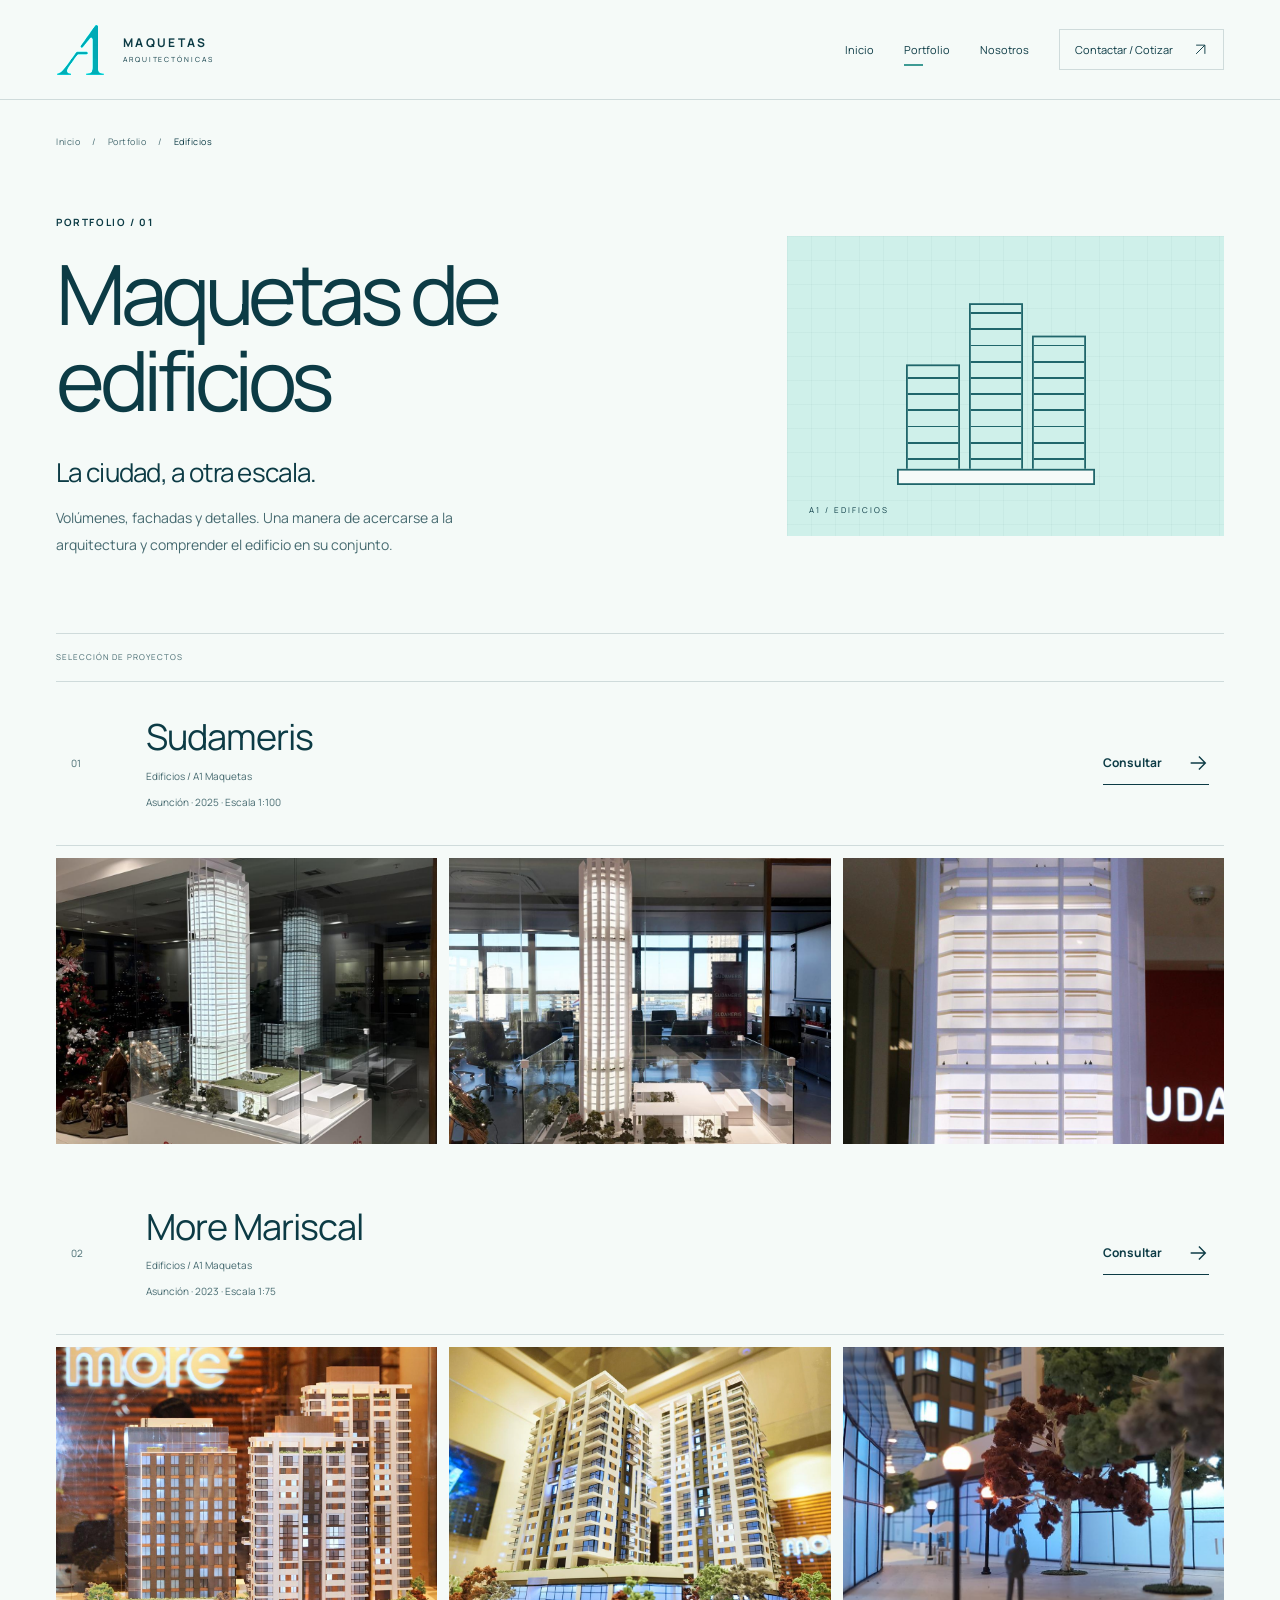
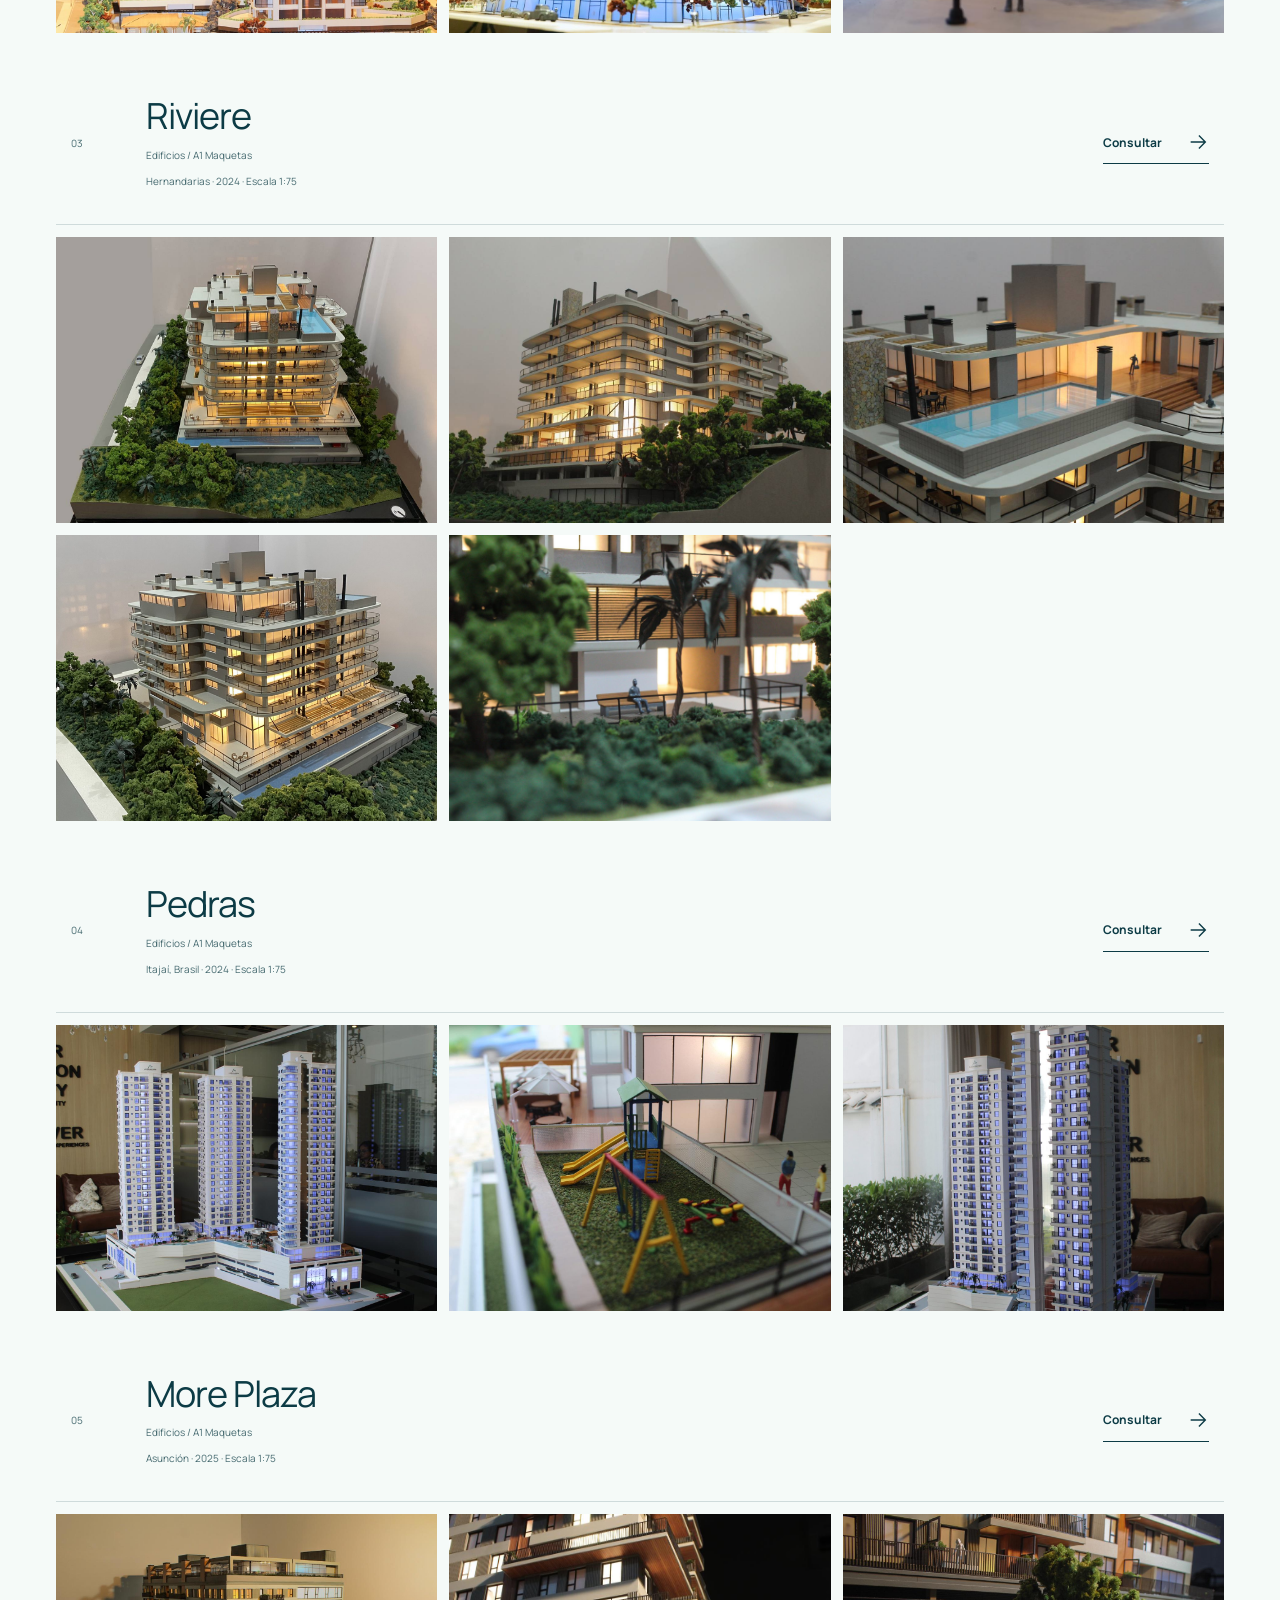
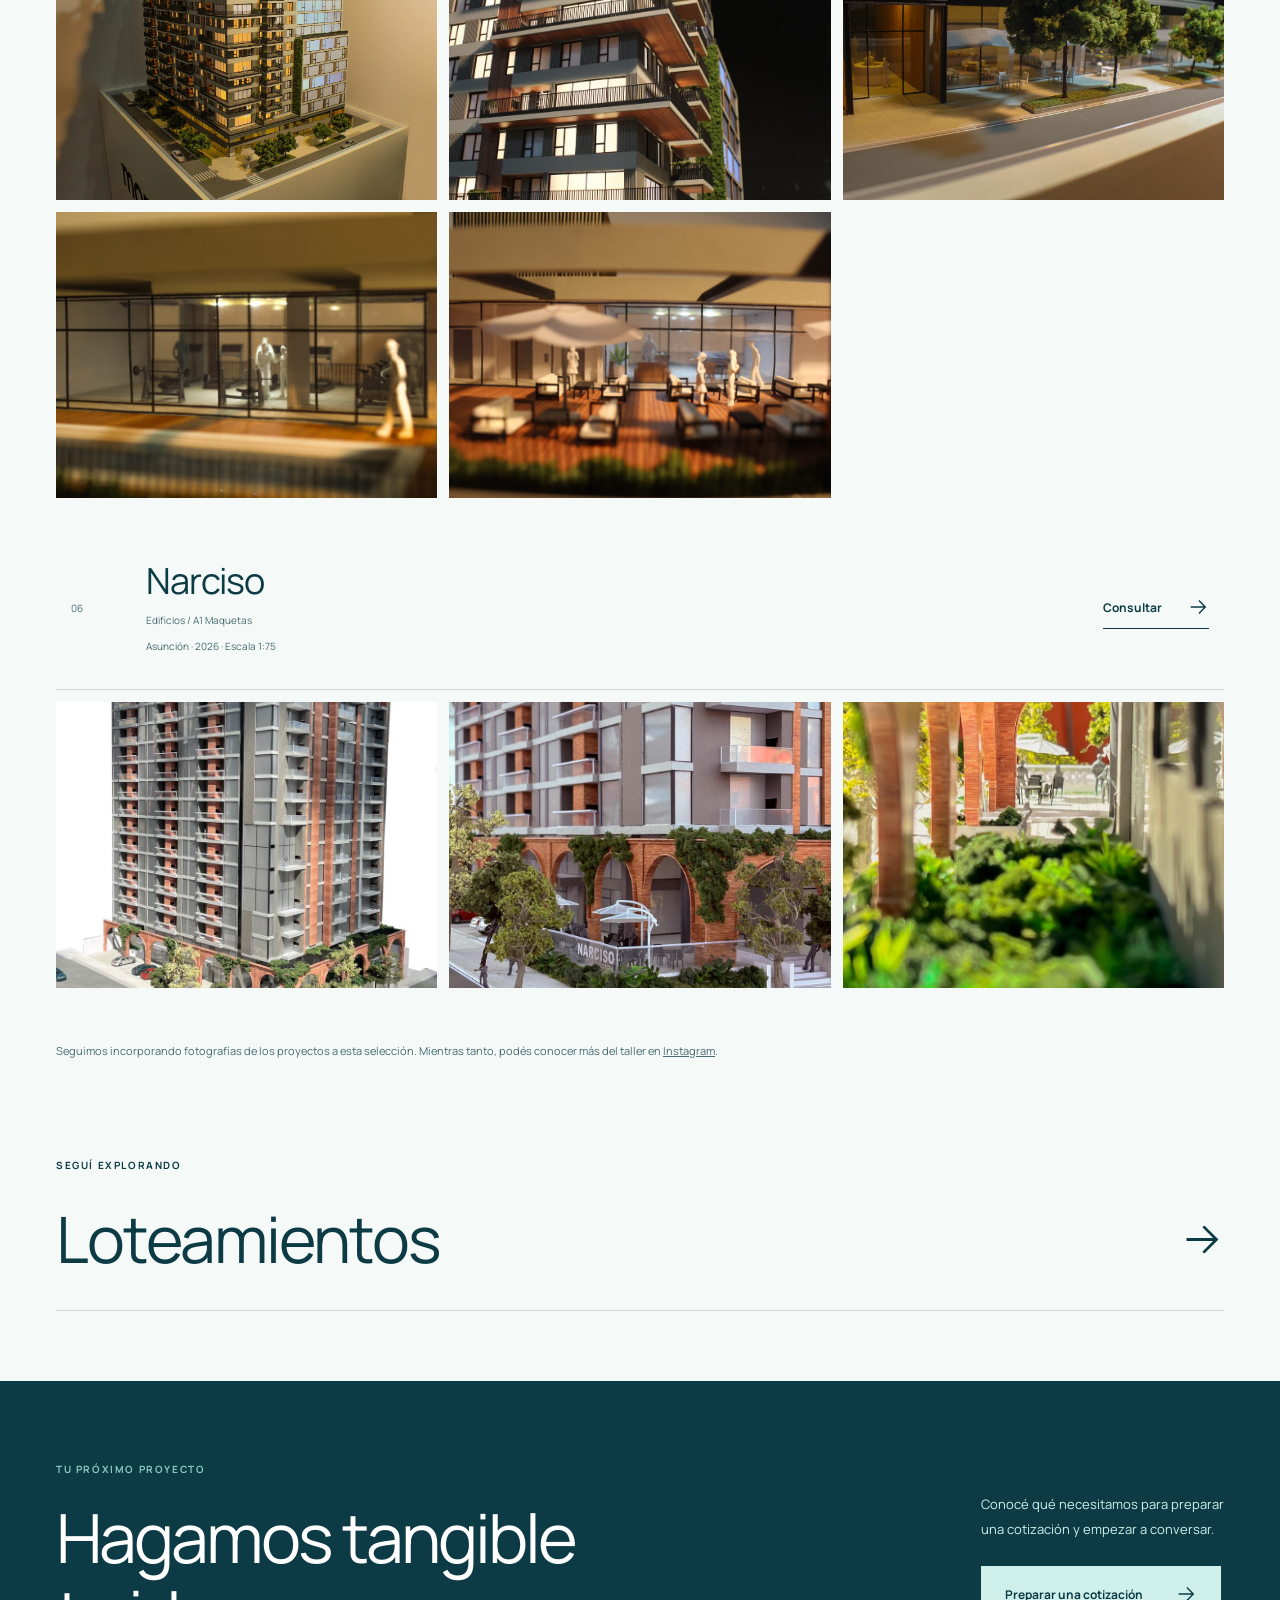
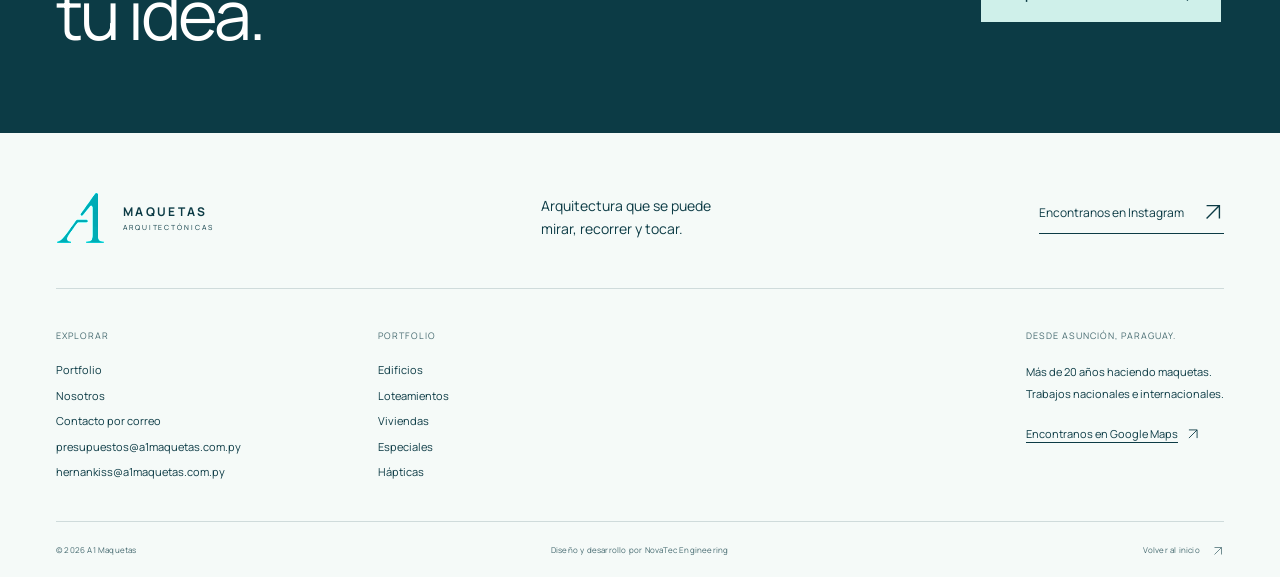
<file: edificios.html>
<!doctype html><html lang="es"><head><script async src="https://www.googletagmanager.com/gtm.js?id=GTM-W7BB88ZN"></script><script>window.dataLayer = window.dataLayer || [];function gtag(){dataLayer.push(arguments);}gtag('js', new Date());</script><meta charset="utf-8"><meta name="viewport" content="width=device-width, initial-scale=1"><meta name="theme-color" content="#0C3B45"><meta name="robots" content="index,follow,max-image-preview:large"><link rel="canonical" href="https://a1maquetas.com.py/edificios.html"><meta property="og:url" content="https://a1maquetas.com.py/edificios.html"><meta name="description" content="Explorá maquetas arquitectónicas de edificios realizadas por A1 Maquetas, con proyectos, fotografías, ubicaciones, años y escalas."><meta property="og:title" content="Maquetas de edificios | A1 Maquetas Paraguay"><meta property="og:description" content="Explorá maquetas arquitectónicas de edificios realizadas por A1 Maquetas, con proyectos, fotografías, ubicaciones, años y escalas."><meta property="og:type" content="website"><meta property="og:locale" content="es_PY"><meta property="og:site_name" content="A1 Maquetas"><meta property="og:image" content="https://a1maquetas.com.py/assets/photos/portada-1.jpg"><meta property="og:image:alt" content="Maqueta arquitectónica de torres realizada por A1 Maquetas"><meta name="twitter:card" content="summary_large_image"><title>Maquetas de edificios | A1 Maquetas Paraguay</title><link rel="icon" type="image/png" href="assets/favicon-a1.png?v=20261105"><link rel="preload" href="assets/fonts/manrope-regular.ttf" as="font" type="font/ttf" crossorigin><link rel="stylesheet" href="a1.css?v=20261112g"><script defer src="a1.js?v=20261112g"></script><script type="application/ld+json">{"@context": "https://schema.org", "@graph": [{"@type": "BreadcrumbList", "@id": "https://a1maquetas.com.py/edificios.html#breadcrumb", "itemListElement": [{"@type": "ListItem", "position": 1, "name": "Inicio", "item": "https://a1maquetas.com.py/"}, {"@type": "ListItem", "position": 2, "name": "Portfolio", "item": "https://a1maquetas.com.py/proyectos.html"}, {"@type": "ListItem", "position": 3, "name": "Edificios", "item": "https://a1maquetas.com.py/edificios.html"}]}, {"@type": "ItemList", "@id": "https://a1maquetas.com.py/edificios.html#projects", "name": "Selección de edificios de A1 Maquetas", "itemListElement": [{"@type": "ListItem", "position": 1, "name": "Sudameris", "url": "https://a1maquetas.com.py/edificios.html#proyecto-1"}, {"@type": "ListItem", "position": 2, "name": "More Mariscal", "url": "https://a1maquetas.com.py/edificios.html#proyecto-2"}, {"@type": "ListItem", "position": 3, "name": "Riviere", "url": "https://a1maquetas.com.py/edificios.html#proyecto-3"}, {"@type": "ListItem", "position": 4, "name": "Pedras", "url": "https://a1maquetas.com.py/edificios.html#proyecto-4"}, {"@type": "ListItem", "position": 5, "name": "More Plaza", "url": "https://a1maquetas.com.py/edificios.html#proyecto-5"}, {"@type": "ListItem", "position": 6, "name": "Narciso", "url": "https://a1maquetas.com.py/edificios.html#proyecto-6"}]}, {"@type": "CollectionPage", "@id": "https://a1maquetas.com.py/edificios.html#webpage", "url": "https://a1maquetas.com.py/edificios.html", "name": "Maquetas de edificios | A1 Maquetas Paraguay", "description": "Explorá maquetas arquitectónicas de edificios realizadas por A1 Maquetas, con proyectos, fotografías, ubicaciones, años y escalas.", "inLanguage": "es-PY", "isPartOf": {"@id": "https://a1maquetas.com.py/#website"}, "about": {"@id": "https://a1maquetas.com.py/#organization"}, "breadcrumb": {"@id": "https://a1maquetas.com.py/edificios.html#breadcrumb"}, "mainEntity": {"@id": "https://a1maquetas.com.py/edificios.html#projects"}}]}</script></head><body id="top"><a class="skip" href="#contenido">Saltar al contenido</a><header class="header"><div class="shell header-inner"><a class="logo" href="./" aria-label="A1 Maquetas, inicio"><span class="logo-mark"><img src="assets/logo-a1.jpg" alt="" width="84" height="84"></span><span class="logo-word">MAQUETAS<span>ARQUITECTÓNICAS</span></span></a><button class="menu-toggle" aria-controls="main-nav" aria-expanded="false"><span>Menú</span><span class="menu-lines" aria-hidden="true"></span></button><nav class="main-nav" id="main-nav" aria-label="Navegación principal"><a href="./" >Inicio</a><a href="proyectos.html" aria-current="page">Portfolio</a><a href="nosotros.html" >Nosotros</a><a class="nav-quote" href="cotizacion.html" >Contactar / Cotizar <svg class="icon" viewBox="0 0 24 24" fill="none" stroke="currentColor" stroke-width="1.5" aria-hidden="true"><path d="M5 19 19 5M5 5h14v14"/></svg></a></nav></div></header><main id="contenido"><nav class="breadcrumb shell" aria-label="Ruta de navegación"><a href="./">Inicio</a><span>/</span><a href="proyectos.html">Portfolio</a><span>/</span><span aria-current="page">Edificios</span></nav><section class="category-intro shell"><div><span class="eyebrow">Portfolio / 01</span><h1>Maquetas de edificios</h1><h2>La ciudad, a otra escala.</h2><p>Volúmenes, fachadas y detalles. Una manera de acercarse a la arquitectura y comprender el edificio en su conjunto.</p></div><div class="category-graphic" aria-hidden="true"><div class="category-symbol symbol-edificios"><i></i><i></i><i></i><i></i></div><span>A1 / EDIFICIOS</span></div></section><section class="shell category-selection"><div class="catalog-meta"><span>Selección de proyectos</span></div><article class="category-project" id="proyecto-1"><span>01</span><div><h2>Sudameris</h2><p>Edificios / A1 Maquetas</p><p>Asunción · 2025 · Escala 1:100</p></div><a class="text-link" href="cotizacion.html?referencia=Sudameris">Consultar <svg class="icon" viewBox="0 0 24 24" fill="none" stroke="currentColor" stroke-width="1.5" aria-hidden="true"><path d="M4 12h15M13 5l7 7-7 7"/></svg></a></article><div class="riviere-gallery" aria-label="Fotografías de Sudameris"><button type="button" class="riviere-photo" data-lightbox="assets/photos/sudameris-1.jpg" data-caption="Sudameris · A1 Maquetas" aria-label="Ampliar fotografía 1 de Sudameris"><img src="assets/photos/sudameris-1.jpg" alt="Maqueta Sudameris, vista 1" loading="lazy"></button><button type="button" class="riviere-photo" data-lightbox="assets/photos/sudameris-2.jpg" data-caption="Sudameris · A1 Maquetas" aria-label="Ampliar fotografía 2 de Sudameris"><img src="assets/photos/sudameris-2.jpg" alt="Maqueta Sudameris, vista 2" loading="lazy"></button><button type="button" class="riviere-photo" data-lightbox="assets/photos/sudameris-3.jpg" data-caption="Sudameris · A1 Maquetas" aria-label="Ampliar fotografía 3 de Sudameris"><img src="assets/photos/sudameris-3.jpg" alt="Maqueta Sudameris, vista 3" loading="lazy"></button></div><article class="category-project" id="proyecto-2"><span>02</span><div><h2>More Mariscal</h2><p>Edificios / A1 Maquetas</p><p>Asunción · 2023 · Escala 1:75</p></div><a class="text-link" href="cotizacion.html?referencia=More%20Mariscal">Consultar <svg class="icon" viewBox="0 0 24 24" fill="none" stroke="currentColor" stroke-width="1.5" aria-hidden="true"><path d="M4 12h15M13 5l7 7-7 7"/></svg></a></article><div class="riviere-gallery" aria-label="Fotografías de More Mariscal"><button type="button" class="riviere-photo" data-lightbox="assets/photos/more-1.jpg" data-caption="More Mariscal · A1 Maquetas" aria-label="Ampliar fotografía 1 de More Mariscal"><img src="assets/photos/more-1.jpg" alt="Maqueta More Mariscal, vista 1" loading="lazy"></button><button type="button" class="riviere-photo" data-lightbox="assets/photos/more-2.jpg" data-caption="More Mariscal · A1 Maquetas" aria-label="Ampliar fotografía 2 de More Mariscal"><img src="assets/photos/more-2.jpg" alt="Maqueta More Mariscal, vista 2" loading="lazy"></button><button type="button" class="riviere-photo" data-lightbox="assets/photos/more-3.jpg" data-caption="More Mariscal · A1 Maquetas" aria-label="Ampliar fotografía 3 de More Mariscal"><img src="assets/photos/more-3.jpg" alt="Maqueta More Mariscal, vista 3" loading="lazy"></button></div><article class="category-project" id="proyecto-3"><span>03</span><div><h2>Riviere</h2><p>Edificios / A1 Maquetas</p><p>Hernandarias · 2024 · Escala 1:75</p></div><a class="text-link" href="cotizacion.html?referencia=Riviere">Consultar <svg class="icon" viewBox="0 0 24 24" fill="none" stroke="currentColor" stroke-width="1.5" aria-hidden="true"><path d="M4 12h15M13 5l7 7-7 7"/></svg></a></article><div class="riviere-gallery" aria-label="Fotografías de Riviere"><button type="button" class="riviere-photo" data-lightbox="assets/photos/riviere-1.jpg" data-caption="Riviere · A1 Maquetas" aria-label="Ampliar vista general de la maqueta riviere"><img src="assets/photos/riviere-1.jpg" alt="Vista general de la maqueta Riviere" loading="lazy"></button><button type="button" class="riviere-photo" data-lightbox="assets/photos/riviere-3.jpg" data-caption="Riviere · A1 Maquetas" aria-label="Ampliar fachada iluminada de la maqueta riviere"><img src="assets/photos/riviere-3.jpg" alt="Fachada iluminada de la maqueta Riviere" loading="lazy"></button><button type="button" class="riviere-photo" data-lightbox="assets/photos/riviere-4.jpg" data-caption="Riviere · A1 Maquetas" aria-label="Ampliar detalle de la terraza de la maqueta riviere"><img src="assets/photos/riviere-4.jpg" alt="Detalle de la terraza de la maqueta Riviere" loading="lazy"></button><button type="button" class="riviere-photo" data-lightbox="assets/photos/riviere-extra-1.jpg" data-caption="Riviere · A1 Maquetas" aria-label="Ampliar vista elevada de la maqueta Riviere"><img src="assets/photos/riviere-extra-1.jpg" alt="vista elevada de la maqueta Riviere" loading="lazy"></button><button type="button" class="riviere-photo" data-lightbox="assets/photos/riviere-extra-2.jpg" data-caption="Riviere · A1 Maquetas" aria-label="Ampliar detalle del jardín de la maqueta Riviere"><img src="assets/photos/riviere-extra-2.jpg" alt="detalle del jardín de la maqueta Riviere" loading="lazy"></button></div><article class="category-project" id="proyecto-4"><span>04</span><div><h2>Pedras</h2><p>Edificios / A1 Maquetas</p><p>Itajaí, Brasil · 2024 · Escala 1:75</p></div><a class="text-link" href="cotizacion.html?referencia=Pedras">Consultar <svg class="icon" viewBox="0 0 24 24" fill="none" stroke="currentColor" stroke-width="1.5" aria-hidden="true"><path d="M4 12h15M13 5l7 7-7 7"/></svg></a></article><div class="riviere-gallery" aria-label="Fotografías de Pedras"><button type="button" class="riviere-photo" data-lightbox="assets/photos/pedras-1.jpg" data-caption="Pedras · A1 Maquetas" aria-label="Ampliar fotografía 1 de Pedras"><img src="assets/photos/pedras-1.jpg" alt="Maqueta Pedras, vista 1" loading="lazy"></button><button type="button" class="riviere-photo" data-lightbox="assets/photos/pedras-2.jpg" data-caption="Pedras · A1 Maquetas" aria-label="Ampliar fotografía 2 de Pedras"><img src="assets/photos/pedras-2.jpg" alt="Maqueta Pedras, vista 2" loading="lazy"></button><button type="button" class="riviere-photo" data-lightbox="assets/photos/pedras-3.jpg" data-caption="Pedras · A1 Maquetas" aria-label="Ampliar vista lateral de Pedras"><img src="assets/photos/pedras-3.jpg" alt="Vista lateral de la maqueta Pedras" loading="lazy"></button></div><article class="category-project" id="proyecto-5"><span>05</span><div><h2>More Plaza</h2><p>Edificios / A1 Maquetas</p><p>Asunción · 2025 · Escala 1:75</p></div><a class="text-link" href="cotizacion.html?referencia=More%20Plaza">Consultar <svg class="icon" viewBox="0 0 24 24" fill="none" stroke="currentColor" stroke-width="1.5" aria-hidden="true"><path d="M4 12h15M13 5l7 7-7 7"/></svg></a></article><div class="riviere-gallery" aria-label="Fotografías de More Plaza"><button type="button" class="riviere-photo" data-lightbox="assets/photos/more-plaza-1.jpg" data-caption="More Plaza · A1 Maquetas" aria-label="Ampliar fotografía 1 de More Plaza"><img src="assets/photos/more-plaza-1.jpg" alt="Maqueta More Plaza, vista 1" loading="lazy"></button><button type="button" class="riviere-photo" data-lightbox="assets/photos/more-plaza-2.jpg" data-caption="More Plaza · A1 Maquetas" aria-label="Ampliar fotografía 2 de More Plaza"><img src="assets/photos/more-plaza-2.jpg" alt="Maqueta More Plaza, vista 2" loading="lazy"></button><button type="button" class="riviere-photo" data-lightbox="assets/photos/more-plaza-3.jpg" data-caption="More Plaza · A1 Maquetas" aria-label="Ampliar fotografía 3 de More Plaza"><img src="assets/photos/more-plaza-3.jpg" alt="Maqueta More Plaza, vista 3" loading="lazy"></button><button type="button" class="riviere-photo" data-lightbox="assets/photos/more-plaza-4.jpg" data-caption="More Plaza · A1 Maquetas" aria-label="Ampliar detalle interior de la maqueta More Plaza"><img src="assets/photos/more-plaza-4.jpg" alt="detalle interior de la maqueta More Plaza" loading="lazy"></button><button type="button" class="riviere-photo" data-lightbox="assets/photos/more-plaza-5.jpg" data-caption="More Plaza · A1 Maquetas" aria-label="Ampliar detalle de la terraza de la maqueta More Plaza"><img src="assets/photos/more-plaza-5.jpg" alt="detalle de la terraza de la maqueta More Plaza" loading="lazy"></button></div><article class="category-project" id="proyecto-6"><span>06</span><div><h2>Narciso</h2><p>Edificios / A1 Maquetas</p><p>Asunción · 2026 · Escala 1:75</p></div><a class="text-link" href="cotizacion.html?referencia=Narciso">Consultar <svg class="icon" viewBox="0 0 24 24" fill="none" stroke="currentColor" stroke-width="1.5" aria-hidden="true"><path d="M4 12h15M13 5l7 7-7 7"/></svg></a></article><div class="riviere-gallery" aria-label="Fotografías de Narciso"><button type="button" class="riviere-photo" data-lightbox="assets/photos/narciso-1.jpg" data-caption="Narciso · A1 Maquetas" aria-label="Ampliar fotografía 1 de Narciso"><img src="assets/photos/narciso-1.jpg" alt="Maqueta Narciso, vista 1" loading="lazy"></button><button type="button" class="riviere-photo" data-lightbox="assets/photos/narciso-2.jpg" data-caption="Narciso · A1 Maquetas" aria-label="Ampliar fotografía 2 de Narciso"><img src="assets/photos/narciso-2.jpg" alt="Maqueta Narciso, vista 2" loading="lazy"></button><button type="button" class="riviere-photo" data-lightbox="assets/photos/narciso-3.jpg" data-caption="Narciso · A1 Maquetas" aria-label="Ampliar fotografía 3 de Narciso"><img src="assets/photos/narciso-3.jpg" alt="Maqueta Narciso, vista 3" loading="lazy"></button></div><p class="collection-note">Seguimos incorporando fotografías de los proyectos a esta selección. Mientras tanto, podés conocer más del taller en <a href="https://www.instagram.com/a1maquetas/" target="_blank" rel="noopener noreferrer">Instagram</a>.</p></section><section class="next-category shell"><span class="eyebrow">Seguí explorando</span><a href="loteamientos.html"><span>Loteamientos</span><svg class="icon" viewBox="0 0 24 24" fill="none" stroke="currentColor" stroke-width="1.5" aria-hidden="true"><path d="M4 12h15M13 5l7 7-7 7"/></svg></a></section><section class="cta"><div class="shell cta-inner"><div><span class="eyebrow">Tu próximo proyecto</span><h2>Hagamos tangible<br>tu idea.</h2></div><div><p>Conocé qué necesitamos para preparar<br>una cotización y empezar a conversar.</p><a class="button button-light" href="cotizacion.html">Preparar una cotización <svg class="icon" viewBox="0 0 24 24" fill="none" stroke="currentColor" stroke-width="1.5" aria-hidden="true"><path d="M4 12h15M13 5l7 7-7 7"/></svg></a></div></div></section></main><footer class="footer"><div class="shell"><div class="footer-top"><a class="logo" href="./" aria-label="A1 Maquetas, inicio"><span class="logo-mark"><img src="assets/logo-a1.jpg" alt="" width="84" height="84"></span><span class="logo-word">MAQUETAS<span>ARQUITECTÓNICAS</span></span></a><p>Arquitectura que se puede<br>mirar, recorrer y tocar.</p><a class="footer-social" href="https://www.instagram.com/a1maquetas/" target="_blank" rel="noopener noreferrer">Encontranos en Instagram <svg class="icon" viewBox="0 0 24 24" fill="none" stroke="currentColor" stroke-width="1.5" aria-hidden="true"><path d="M5 19 19 5M5 5h14v14"/></svg></a></div><div class="footer-links"><div><span>Explorar</span><a href="proyectos.html">Portfolio</a><a href="nosotros.html">Nosotros</a><a href="cotizacion.html">Contacto por correo</a><a href="mailto:presupuestos@a1maquetas.com.py">presupuestos@a1maquetas.com.py</a><a href="mailto:hernankiss@a1maquetas.com.py">hernankiss@a1maquetas.com.py</a></div><div><span>Portfolio</span><a href="edificios.html">Edificios</a><a href="loteamientos.html">Loteamientos</a><a href="viviendas.html">Viviendas</a><a href="especiales.html">Especiales</a><a href="hapticas.html">Hápticas</a></div><div class="footer-place"><span>Desde Asunción, Paraguay.</span><p>Más de 20 años haciendo maquetas.<br>Trabajos nacionales e internacionales.</p><a href="https://www.google.com/maps/?cid=9102080545952482579" target="_blank" rel="noopener noreferrer">Encontranos en Google Maps <svg class="icon" viewBox="0 0 24 24" fill="none" stroke="currentColor" stroke-width="1.5" aria-hidden="true"><path d="M5 19 19 5M5 5h14v14"/></svg></a></div></div><div class="footer-bottom"><span>© 2026 A1 Maquetas</span><span>Diseño y desarrollo por NovaTec Engineering</span><a href="#top">Volver al inicio <svg class="icon" viewBox="0 0 24 24" fill="none" stroke="currentColor" stroke-width="1.5" aria-hidden="true"><path d="M5 19 19 5M5 5h14v14"/></svg></a></div></div></footer><dialog class="lightbox" id="lightbox" aria-label="Fotografía ampliada"><button class="lightbox-close" aria-label="Cerrar fotografía"><svg class="icon" viewBox="0 0 24 24" fill="none" stroke="currentColor" stroke-width="1.5" aria-hidden="true"><path d="m6 6 12 12M6 18 18 6"/></svg></button><img src="assets/photos/a1-residencial.jpg" alt=""><p></p></dialog></body></html>
</file>
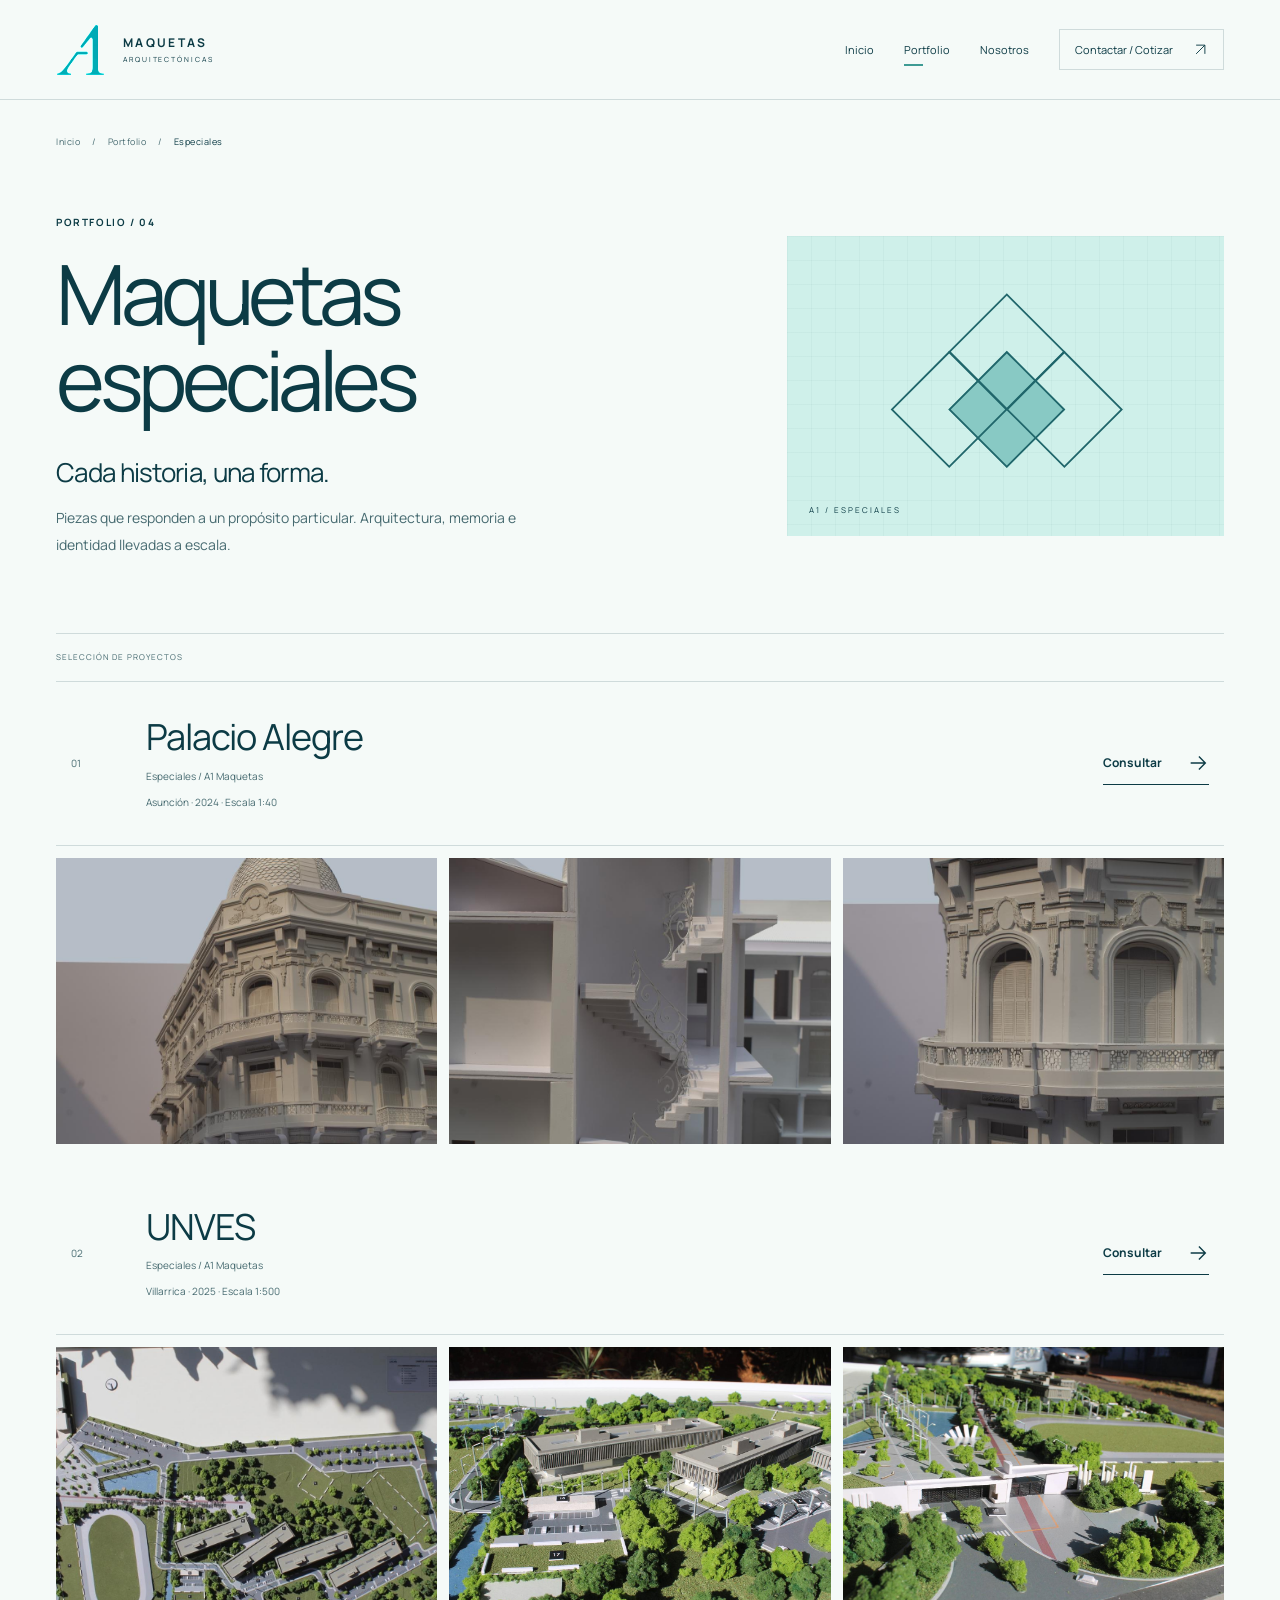
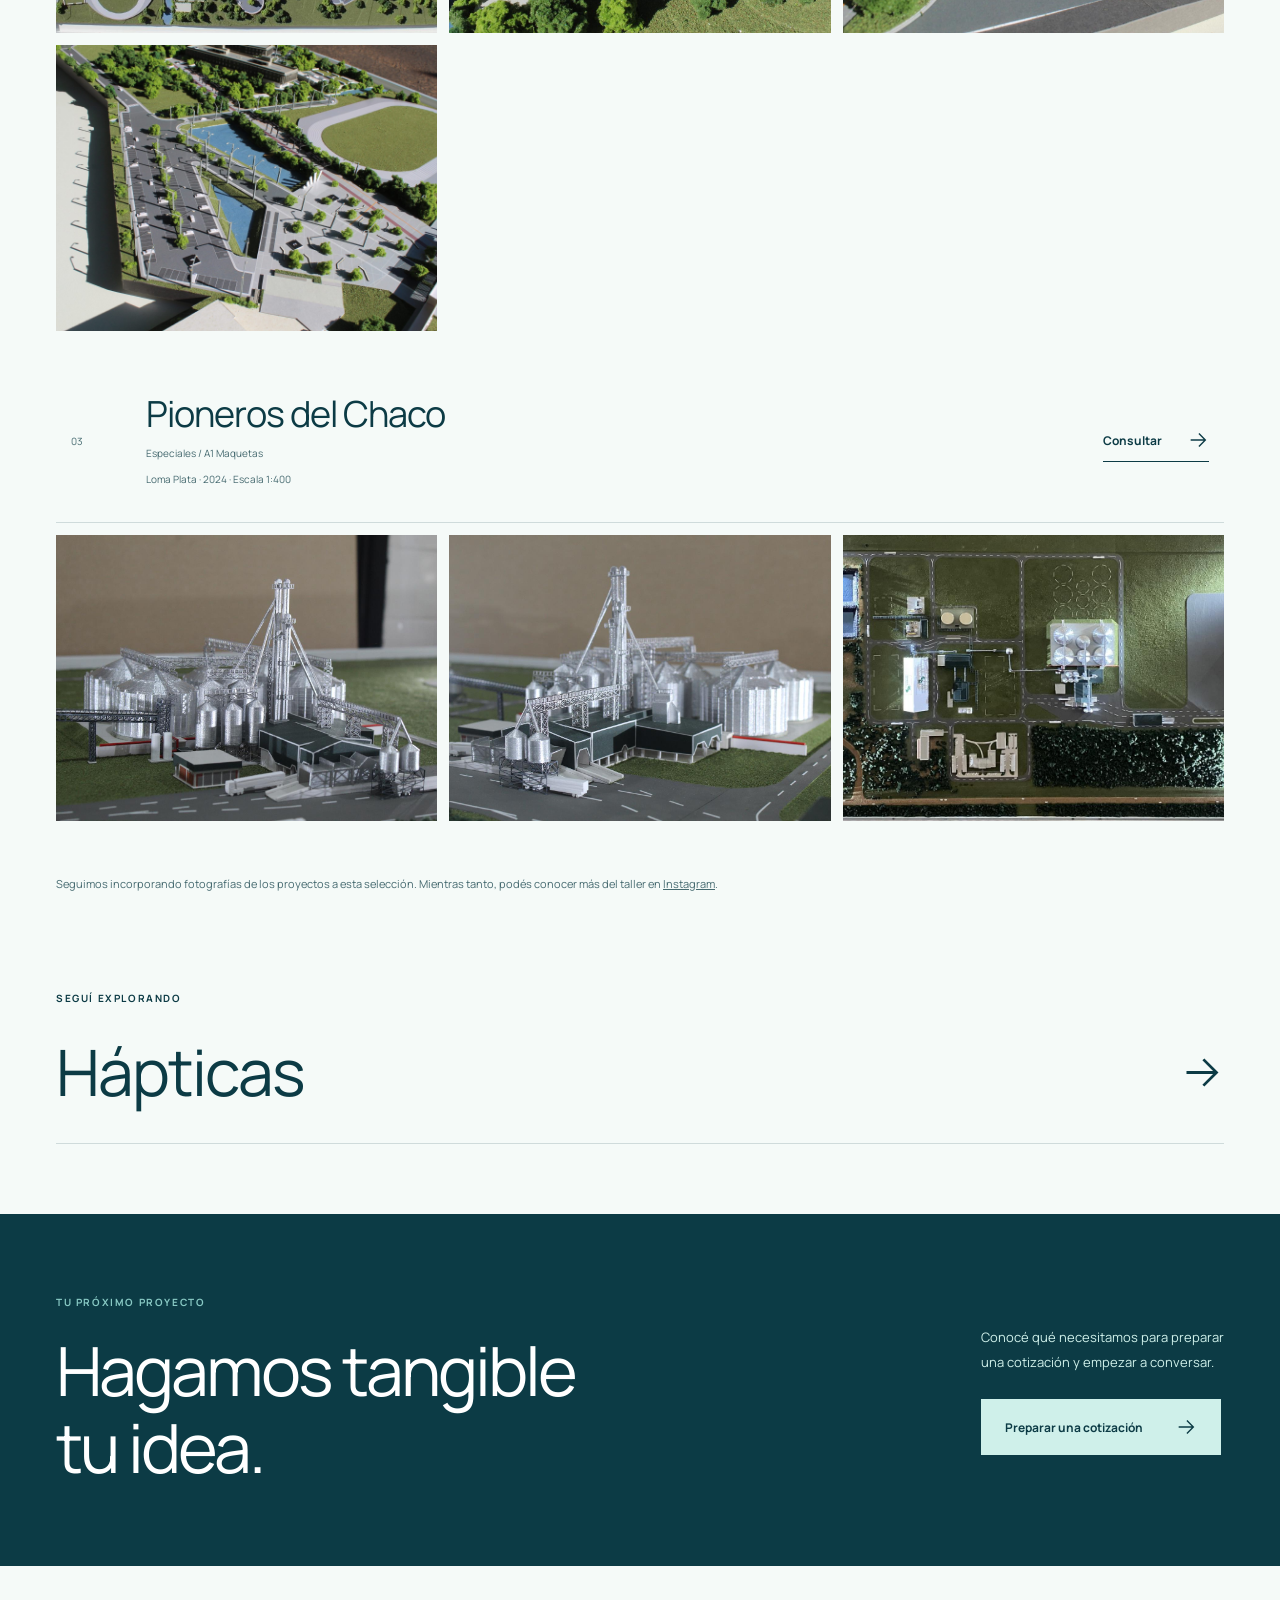
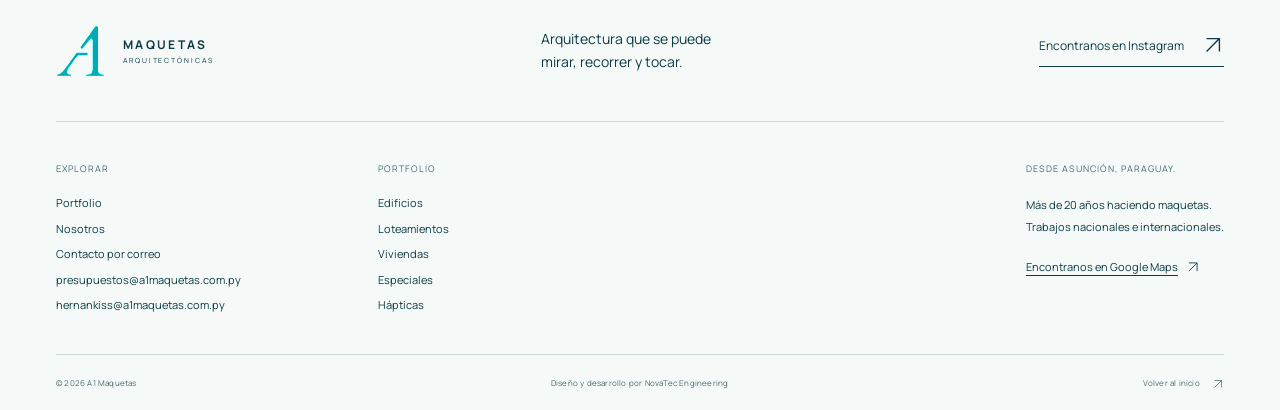
<file: especiales.html>
<!doctype html><html lang="es"><head><script async src="https://www.googletagmanager.com/gtm.js?id=GTM-W7BB88ZN"></script><script>window.dataLayer = window.dataLayer || [];function gtag(){dataLayer.push(arguments);}gtag('js', new Date());</script><meta charset="utf-8"><meta name="viewport" content="width=device-width, initial-scale=1"><meta name="theme-color" content="#0C3B45"><meta name="robots" content="index,follow,max-image-preview:large"><link rel="canonical" href="https://a1maquetas.com.py/especiales.html"><meta property="og:url" content="https://a1maquetas.com.py/especiales.html"><meta name="description" content="Conocé proyectos especiales de maquetas a escala realizados por A1 Maquetas para arquitectura, instituciones y otros espacios."><meta property="og:title" content="Maquetas especiales | A1 Maquetas Paraguay"><meta property="og:description" content="Conocé proyectos especiales de maquetas a escala realizados por A1 Maquetas para arquitectura, instituciones y otros espacios."><meta property="og:type" content="website"><meta property="og:locale" content="es_PY"><meta property="og:site_name" content="A1 Maquetas"><meta property="og:image" content="https://a1maquetas.com.py/assets/photos/portada-1.jpg"><meta property="og:image:alt" content="Maqueta arquitectónica de torres realizada por A1 Maquetas"><meta name="twitter:card" content="summary_large_image"><title>Maquetas especiales | A1 Maquetas Paraguay</title><link rel="icon" type="image/png" href="assets/favicon-a1.png?v=20261105"><link rel="preload" href="assets/fonts/manrope-regular.ttf" as="font" type="font/ttf" crossorigin><link rel="stylesheet" href="a1.css?v=20261112g"><script defer src="a1.js?v=20261112g"></script><script type="application/ld+json">{"@context": "https://schema.org", "@graph": [{"@type": "BreadcrumbList", "@id": "https://a1maquetas.com.py/especiales.html#breadcrumb", "itemListElement": [{"@type": "ListItem", "position": 1, "name": "Inicio", "item": "https://a1maquetas.com.py/"}, {"@type": "ListItem", "position": 2, "name": "Portfolio", "item": "https://a1maquetas.com.py/proyectos.html"}, {"@type": "ListItem", "position": 3, "name": "Especiales", "item": "https://a1maquetas.com.py/especiales.html"}]}, {"@type": "ItemList", "@id": "https://a1maquetas.com.py/especiales.html#projects", "name": "Selección de especiales de A1 Maquetas", "itemListElement": [{"@type": "ListItem", "position": 1, "name": "Palacio Alegre", "url": "https://a1maquetas.com.py/especiales.html#proyecto-1"}, {"@type": "ListItem", "position": 2, "name": "UNVES", "url": "https://a1maquetas.com.py/especiales.html#proyecto-2"}, {"@type": "ListItem", "position": 3, "name": "Pioneros del Chaco", "url": "https://a1maquetas.com.py/especiales.html#proyecto-3"}]}, {"@type": "CollectionPage", "@id": "https://a1maquetas.com.py/especiales.html#webpage", "url": "https://a1maquetas.com.py/especiales.html", "name": "Maquetas especiales | A1 Maquetas Paraguay", "description": "Conocé proyectos especiales de maquetas a escala realizados por A1 Maquetas para arquitectura, instituciones y otros espacios.", "inLanguage": "es-PY", "isPartOf": {"@id": "https://a1maquetas.com.py/#website"}, "about": {"@id": "https://a1maquetas.com.py/#organization"}, "breadcrumb": {"@id": "https://a1maquetas.com.py/especiales.html#breadcrumb"}, "mainEntity": {"@id": "https://a1maquetas.com.py/especiales.html#projects"}}]}</script></head><body id="top"><a class="skip" href="#contenido">Saltar al contenido</a><header class="header"><div class="shell header-inner"><a class="logo" href="./" aria-label="A1 Maquetas, inicio"><span class="logo-mark"><img src="assets/logo-a1.jpg" alt="" width="84" height="84"></span><span class="logo-word">MAQUETAS<span>ARQUITECTÓNICAS</span></span></a><button class="menu-toggle" aria-controls="main-nav" aria-expanded="false"><span>Menú</span><span class="menu-lines" aria-hidden="true"></span></button><nav class="main-nav" id="main-nav" aria-label="Navegación principal"><a href="./" >Inicio</a><a href="proyectos.html" aria-current="page">Portfolio</a><a href="nosotros.html" >Nosotros</a><a class="nav-quote" href="cotizacion.html" >Contactar / Cotizar <svg class="icon" viewBox="0 0 24 24" fill="none" stroke="currentColor" stroke-width="1.5" aria-hidden="true"><path d="M5 19 19 5M5 5h14v14"/></svg></a></nav></div></header><main id="contenido"><nav class="breadcrumb shell" aria-label="Ruta de navegación"><a href="./">Inicio</a><span>/</span><a href="proyectos.html">Portfolio</a><span>/</span><span aria-current="page">Especiales</span></nav><section class="category-intro shell"><div><span class="eyebrow">Portfolio / 04</span><h1>Maquetas especiales</h1><h2>Cada historia, una forma.</h2><p>Piezas que responden a un propósito particular. Arquitectura, memoria e identidad llevadas a escala.</p></div><div class="category-graphic" aria-hidden="true"><div class="category-symbol symbol-especiales"><i></i><i></i><i></i><i></i></div><span>A1 / ESPECIALES</span></div></section><section class="shell category-selection"><div class="catalog-meta"><span>Selección de proyectos</span></div><article class="category-project" id="proyecto-1"><span>01</span><div><h2>Palacio Alegre</h2><p>Especiales / A1 Maquetas</p><p>Asunción · 2024 · Escala 1:40</p></div><a class="text-link" href="cotizacion.html?referencia=Palacio%20Alegre">Consultar <svg class="icon" viewBox="0 0 24 24" fill="none" stroke="currentColor" stroke-width="1.5" aria-hidden="true"><path d="M4 12h15M13 5l7 7-7 7"/></svg></a></article><div class="riviere-gallery" aria-label="Fotografías de Palacio Alegre"><button type="button" class="riviere-photo" data-lightbox="assets/photos/palacio-1.jpg" data-caption="Palacio Alegre · A1 Maquetas" aria-label="Ampliar fotografía 1 de Palacio Alegre"><img src="assets/photos/palacio-1.jpg" alt="Maqueta Palacio Alegre, vista 1" loading="lazy"></button><button type="button" class="riviere-photo" data-lightbox="assets/photos/palacio-2.jpg" data-caption="Palacio Alegre · A1 Maquetas" aria-label="Ampliar fotografía 2 de Palacio Alegre"><img src="assets/photos/palacio-2.jpg" alt="Maqueta Palacio Alegre, vista 2" loading="lazy"></button><button type="button" class="riviere-photo" data-lightbox="assets/photos/palacio-3.jpg" data-caption="Palacio Alegre · A1 Maquetas" aria-label="Ampliar fotografía 3 de Palacio Alegre"><img src="assets/photos/palacio-3.jpg" alt="Maqueta Palacio Alegre, vista 3" loading="lazy"></button></div><article class="category-project" id="proyecto-2"><span>02</span><div><h2>UNVES</h2><p>Especiales / A1 Maquetas</p><p>Villarrica · 2025 · Escala 1:500</p></div><a class="text-link" href="cotizacion.html?referencia=UNVES">Consultar <svg class="icon" viewBox="0 0 24 24" fill="none" stroke="currentColor" stroke-width="1.5" aria-hidden="true"><path d="M4 12h15M13 5l7 7-7 7"/></svg></a></article><div class="riviere-gallery" aria-label="Fotografías de UNVES"><button type="button" class="riviere-photo" data-lightbox="assets/photos/unves-1.jpg" data-caption="UNVES · A1 Maquetas" aria-label="Ampliar fotografía 1 de UNVES"><img src="assets/photos/unves-1.jpg" alt="Maqueta UNVES, vista 1" loading="lazy"></button><button type="button" class="riviere-photo" data-lightbox="assets/photos/unves-2.jpg" data-caption="UNVES · A1 Maquetas" aria-label="Ampliar fotografía 2 de UNVES"><img src="assets/photos/unves-2.jpg" alt="Maqueta UNVES, vista 2" loading="lazy"></button><button type="button" class="riviere-photo" data-lightbox="assets/photos/unves-3.jpg" data-caption="UNVES · A1 Maquetas" aria-label="Ampliar fotografía 3 de UNVES"><img src="assets/photos/unves-3.jpg" alt="Maqueta UNVES, vista 3" loading="lazy"></button><button type="button" class="riviere-photo" data-lightbox="assets/photos/unves-extra-1.jpg" data-caption="UNVES · A1 Maquetas" aria-label="Ampliar vista lateral de la maqueta UNVES"><img src="assets/photos/unves-extra-1.jpg" alt="vista lateral de la maqueta UNVES" loading="lazy"></button></div><article class="category-project" id="proyecto-3"><span>03</span><div><h2>Pioneros del Chaco</h2><p>Especiales / A1 Maquetas</p><p>Loma Plata · 2024 · Escala 1:400</p></div><a class="text-link" href="cotizacion.html?referencia=Pioneros%20del%20Chaco">Consultar <svg class="icon" viewBox="0 0 24 24" fill="none" stroke="currentColor" stroke-width="1.5" aria-hidden="true"><path d="M4 12h15M13 5l7 7-7 7"/></svg></a></article><div class="riviere-gallery" aria-label="Fotografías de Pioneros del Chaco"><button type="button" class="riviere-photo" data-lightbox="assets/photos/pioneros-1.jpg" data-caption="Pioneros del Chaco · A1 Maquetas" aria-label="Ampliar fotografía 1 de Pioneros del Chaco"><img src="assets/photos/pioneros-1.jpg" alt="Maqueta Pioneros del Chaco, vista 1" loading="lazy"></button><button type="button" class="riviere-photo" data-lightbox="assets/photos/pioneros-2.jpg" data-caption="Pioneros del Chaco · A1 Maquetas" aria-label="Ampliar fotografía 2 de Pioneros del Chaco"><img src="assets/photos/pioneros-2.jpg" alt="Maqueta Pioneros del Chaco, vista 2" loading="lazy"></button><button type="button" class="riviere-photo" data-lightbox="assets/photos/pioneros-3.jpg" data-caption="Pioneros del Chaco · A1 Maquetas" aria-label="Ampliar fotografía 3 de Pioneros del Chaco"><img src="assets/photos/pioneros-3.jpg" alt="Maqueta Pioneros del Chaco, vista 3" loading="lazy"></button></div><p class="collection-note">Seguimos incorporando fotografías de los proyectos a esta selección. Mientras tanto, podés conocer más del taller en <a href="https://www.instagram.com/a1maquetas/" target="_blank" rel="noopener noreferrer">Instagram</a>.</p></section><section class="next-category shell"><span class="eyebrow">Seguí explorando</span><a href="hapticas.html"><span>Hápticas</span><svg class="icon" viewBox="0 0 24 24" fill="none" stroke="currentColor" stroke-width="1.5" aria-hidden="true"><path d="M4 12h15M13 5l7 7-7 7"/></svg></a></section><section class="cta"><div class="shell cta-inner"><div><span class="eyebrow">Tu próximo proyecto</span><h2>Hagamos tangible<br>tu idea.</h2></div><div><p>Conocé qué necesitamos para preparar<br>una cotización y empezar a conversar.</p><a class="button button-light" href="cotizacion.html">Preparar una cotización <svg class="icon" viewBox="0 0 24 24" fill="none" stroke="currentColor" stroke-width="1.5" aria-hidden="true"><path d="M4 12h15M13 5l7 7-7 7"/></svg></a></div></div></section></main><footer class="footer"><div class="shell"><div class="footer-top"><a class="logo" href="./" aria-label="A1 Maquetas, inicio"><span class="logo-mark"><img src="assets/logo-a1.jpg" alt="" width="84" height="84"></span><span class="logo-word">MAQUETAS<span>ARQUITECTÓNICAS</span></span></a><p>Arquitectura que se puede<br>mirar, recorrer y tocar.</p><a class="footer-social" href="https://www.instagram.com/a1maquetas/" target="_blank" rel="noopener noreferrer">Encontranos en Instagram <svg class="icon" viewBox="0 0 24 24" fill="none" stroke="currentColor" stroke-width="1.5" aria-hidden="true"><path d="M5 19 19 5M5 5h14v14"/></svg></a></div><div class="footer-links"><div><span>Explorar</span><a href="proyectos.html">Portfolio</a><a href="nosotros.html">Nosotros</a><a href="cotizacion.html">Contacto por correo</a><a href="mailto:presupuestos@a1maquetas.com.py">presupuestos@a1maquetas.com.py</a><a href="mailto:hernankiss@a1maquetas.com.py">hernankiss@a1maquetas.com.py</a></div><div><span>Portfolio</span><a href="edificios.html">Edificios</a><a href="loteamientos.html">Loteamientos</a><a href="viviendas.html">Viviendas</a><a href="especiales.html">Especiales</a><a href="hapticas.html">Hápticas</a></div><div class="footer-place"><span>Desde Asunción, Paraguay.</span><p>Más de 20 años haciendo maquetas.<br>Trabajos nacionales e internacionales.</p><a href="https://www.google.com/maps/?cid=9102080545952482579" target="_blank" rel="noopener noreferrer">Encontranos en Google Maps <svg class="icon" viewBox="0 0 24 24" fill="none" stroke="currentColor" stroke-width="1.5" aria-hidden="true"><path d="M5 19 19 5M5 5h14v14"/></svg></a></div></div><div class="footer-bottom"><span>© 2026 A1 Maquetas</span><span>Diseño y desarrollo por NovaTec Engineering</span><a href="#top">Volver al inicio <svg class="icon" viewBox="0 0 24 24" fill="none" stroke="currentColor" stroke-width="1.5" aria-hidden="true"><path d="M5 19 19 5M5 5h14v14"/></svg></a></div></div></footer><dialog class="lightbox" id="lightbox" aria-label="Fotografía ampliada"><button class="lightbox-close" aria-label="Cerrar fotografía"><svg class="icon" viewBox="0 0 24 24" fill="none" stroke="currentColor" stroke-width="1.5" aria-hidden="true"><path d="m6 6 12 12M6 18 18 6"/></svg></button><img src="assets/photos/a1-residencial.jpg" alt=""><p></p></dialog></body></html>
</file>
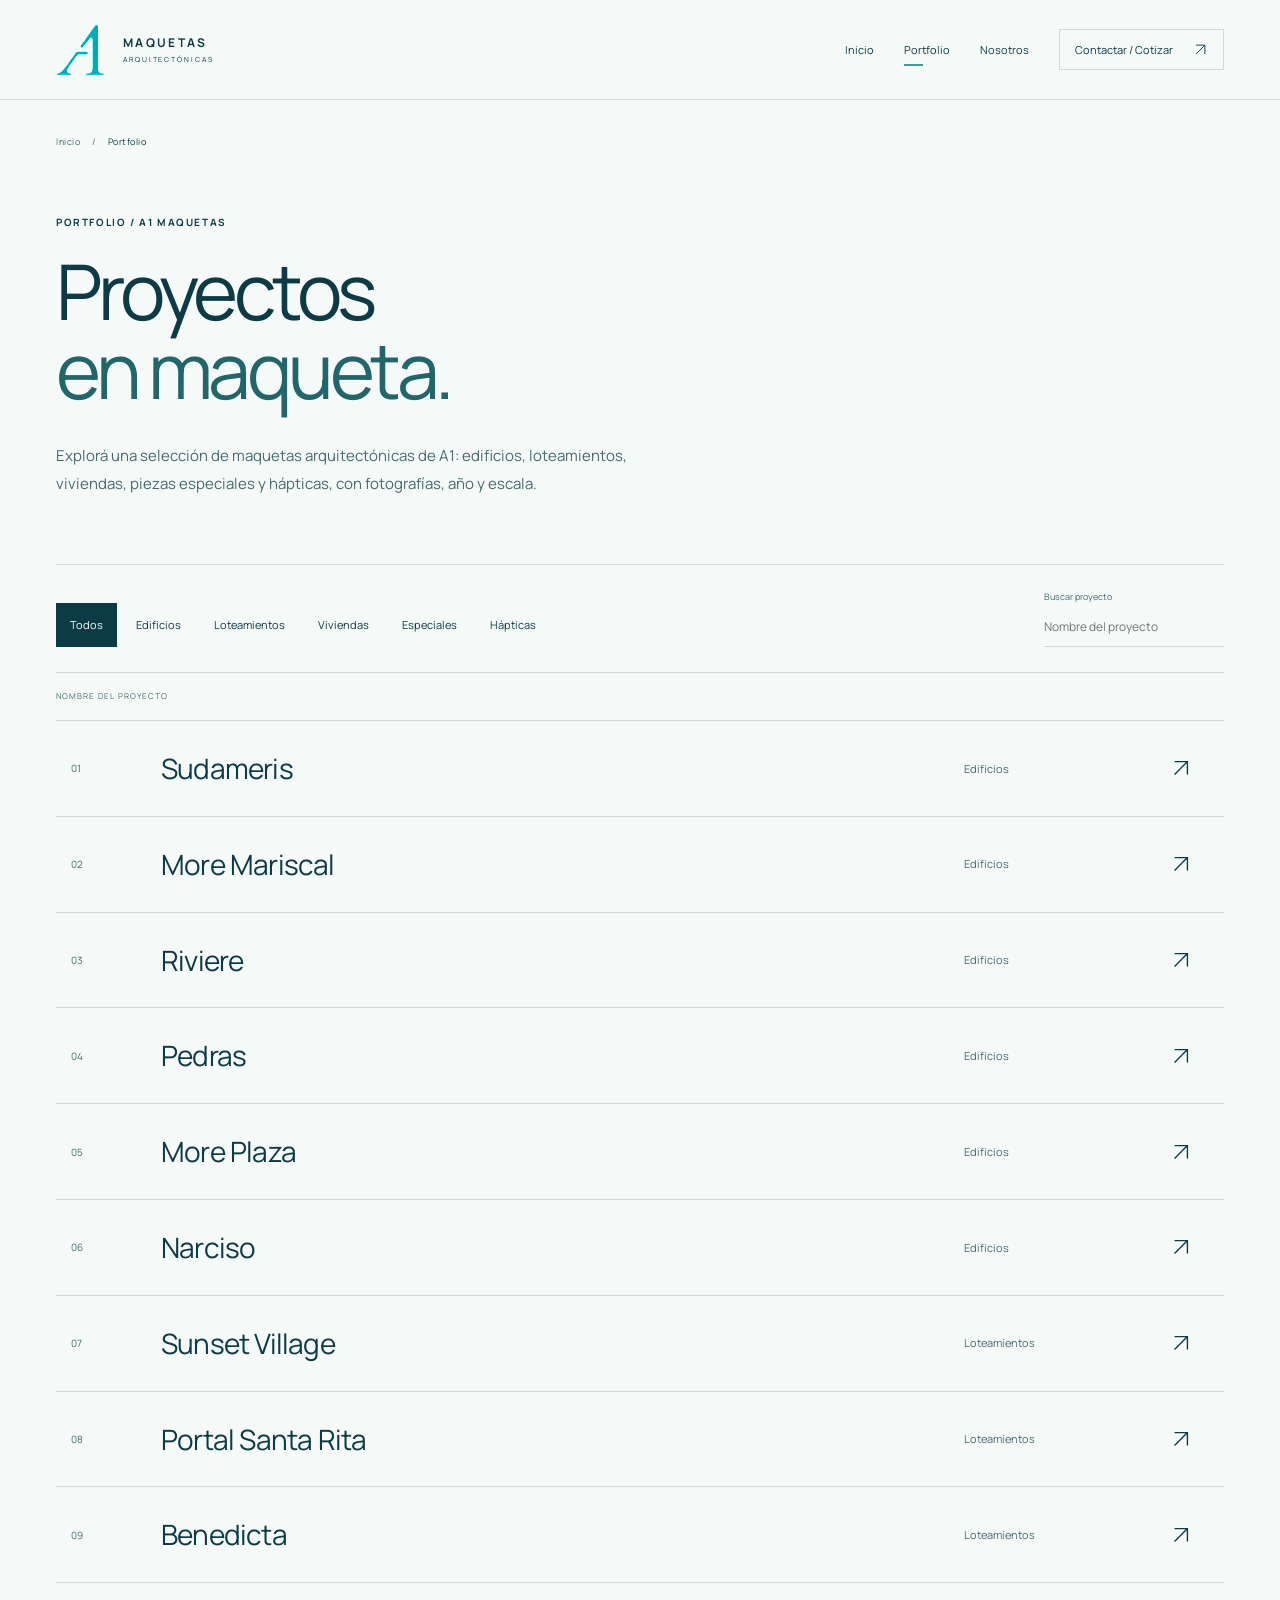
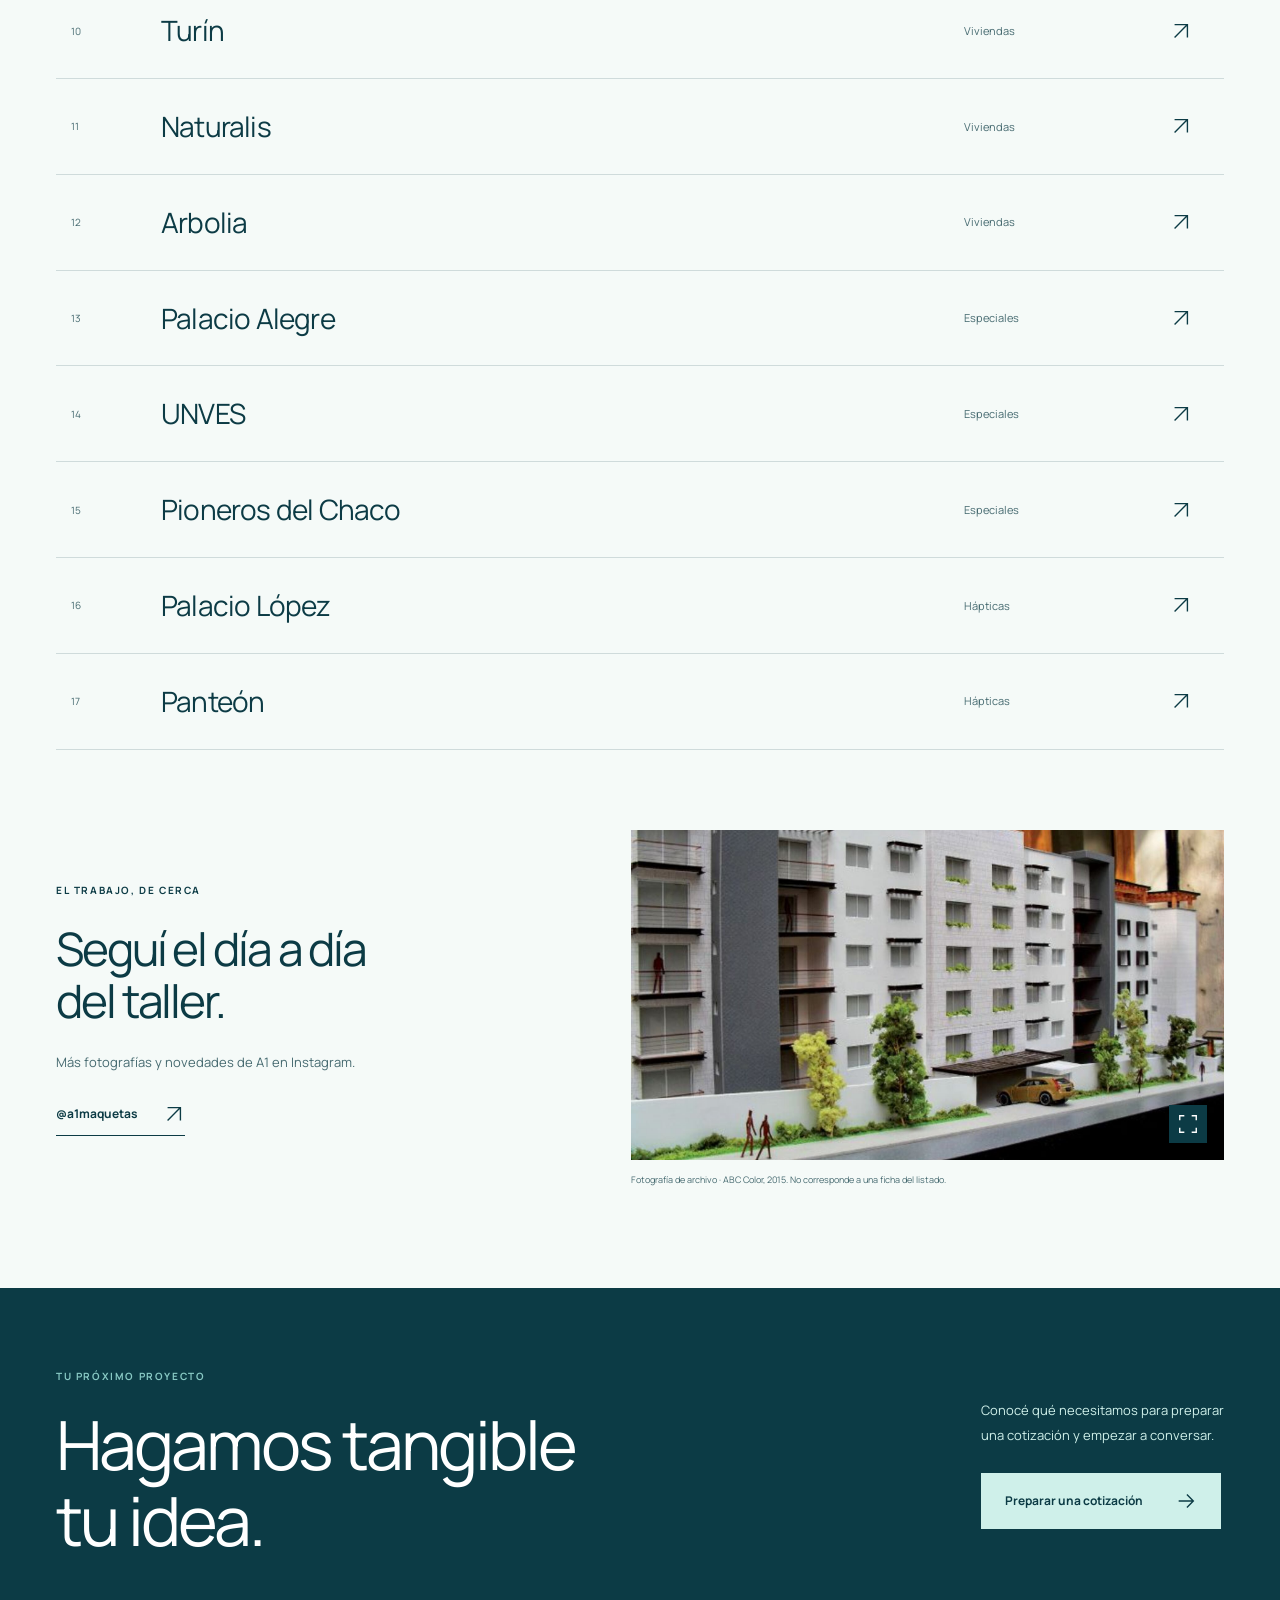
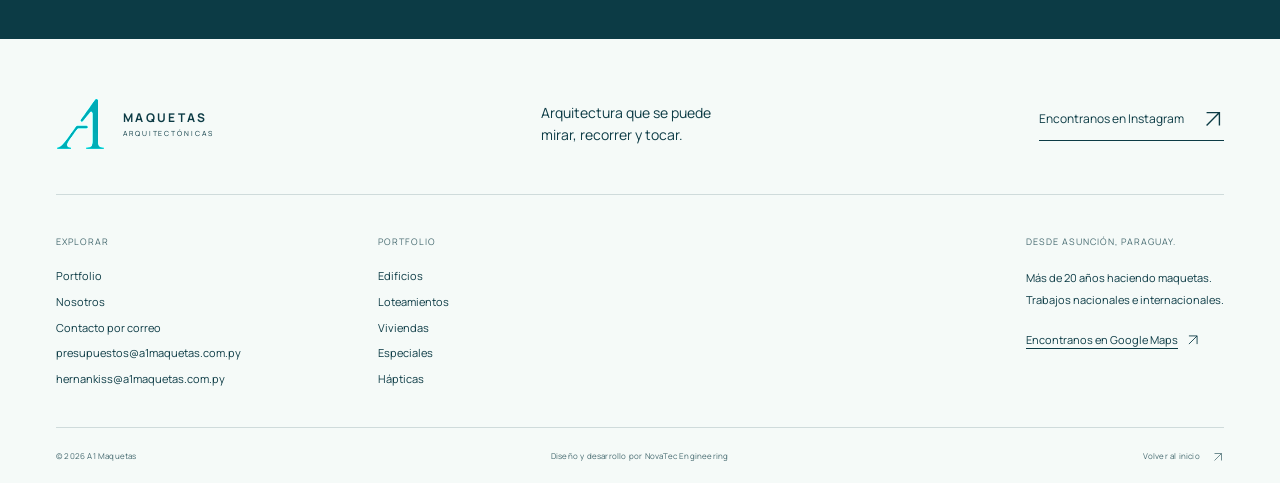
<file: explorador.html>
<!doctype html><html lang="es"><head><meta charset="utf-8"><meta name="viewport" content="width=device-width,initial-scale=1"><meta http-equiv="refresh" content="0;url=proyectos.html"><title>A1 Maquetas</title><link rel="stylesheet" href="a1.css?v=20261112g"></head><body><main class="shell page-intro"><h1>A1 Maquetas</h1><p>Continuá explorando nuestro trabajo.</p><a class="button" href="proyectos.html">Ir al portfolio</a></main></body></html>
</file>
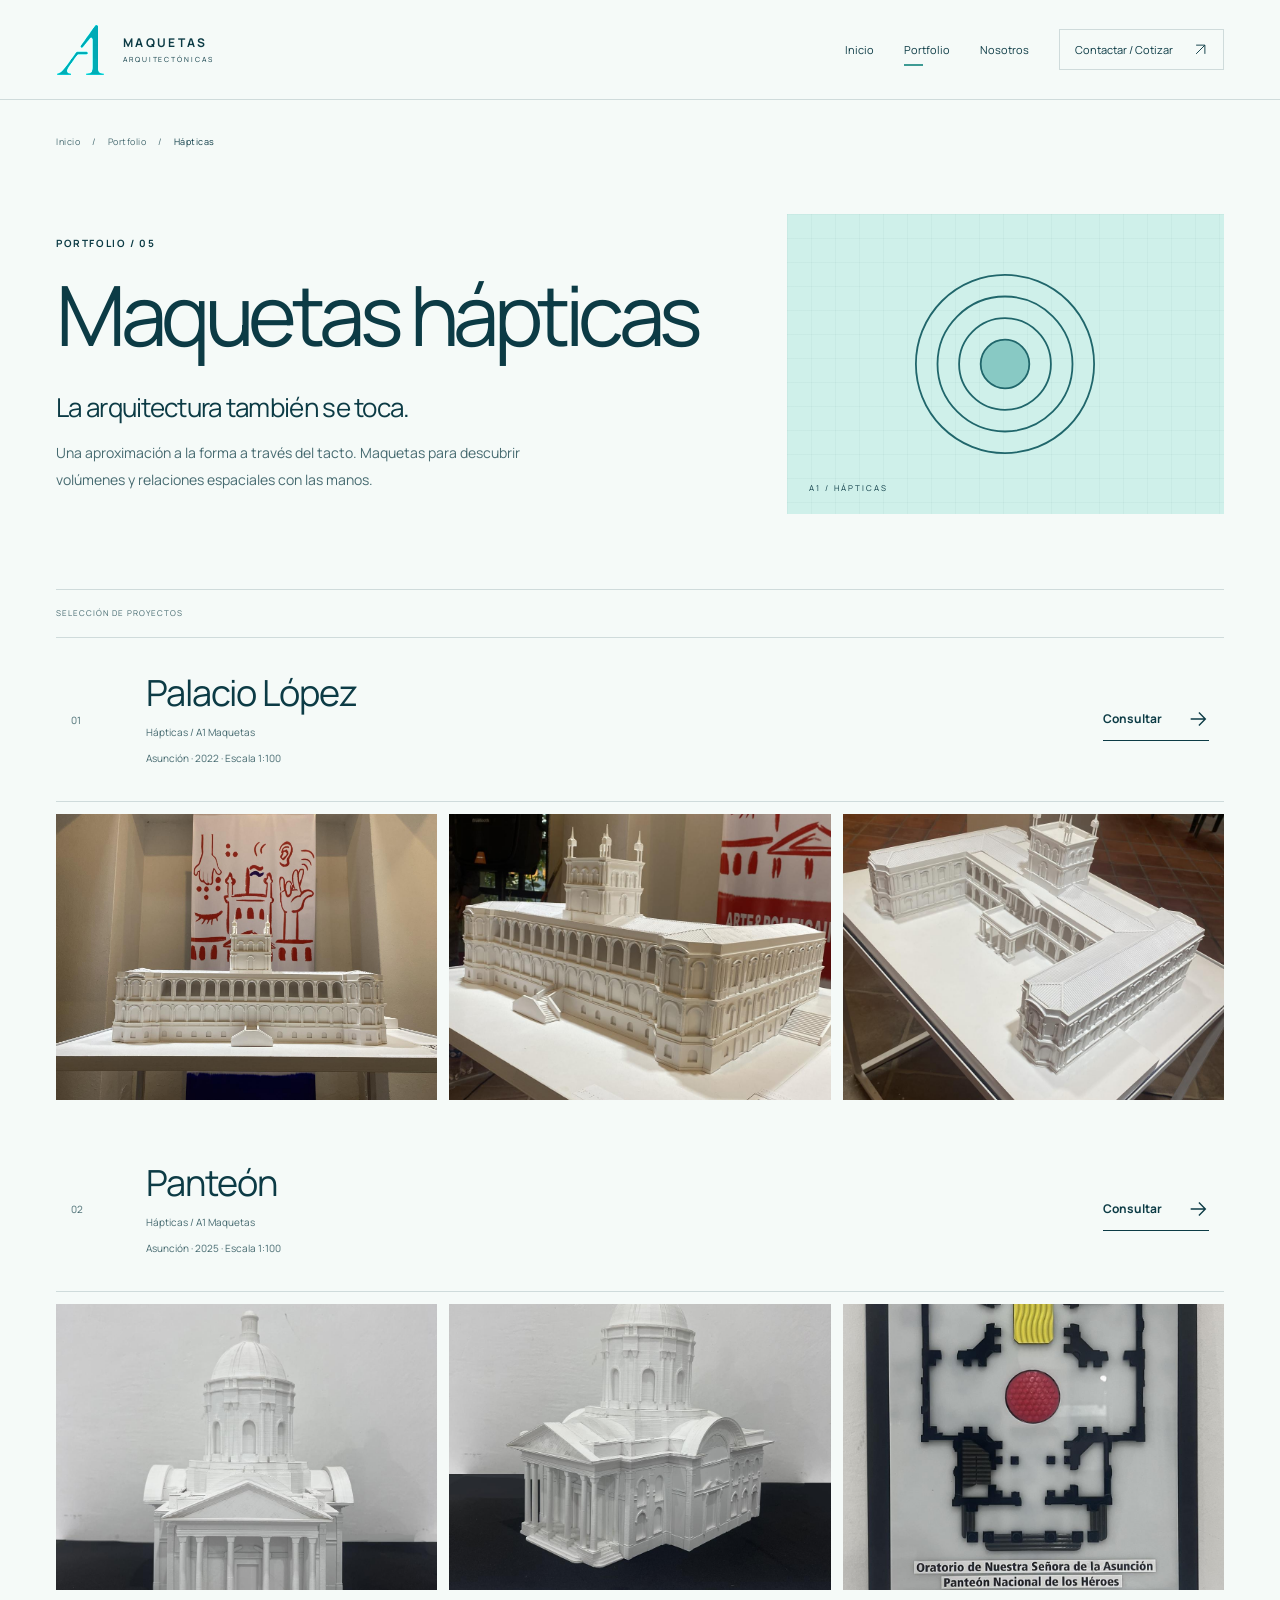
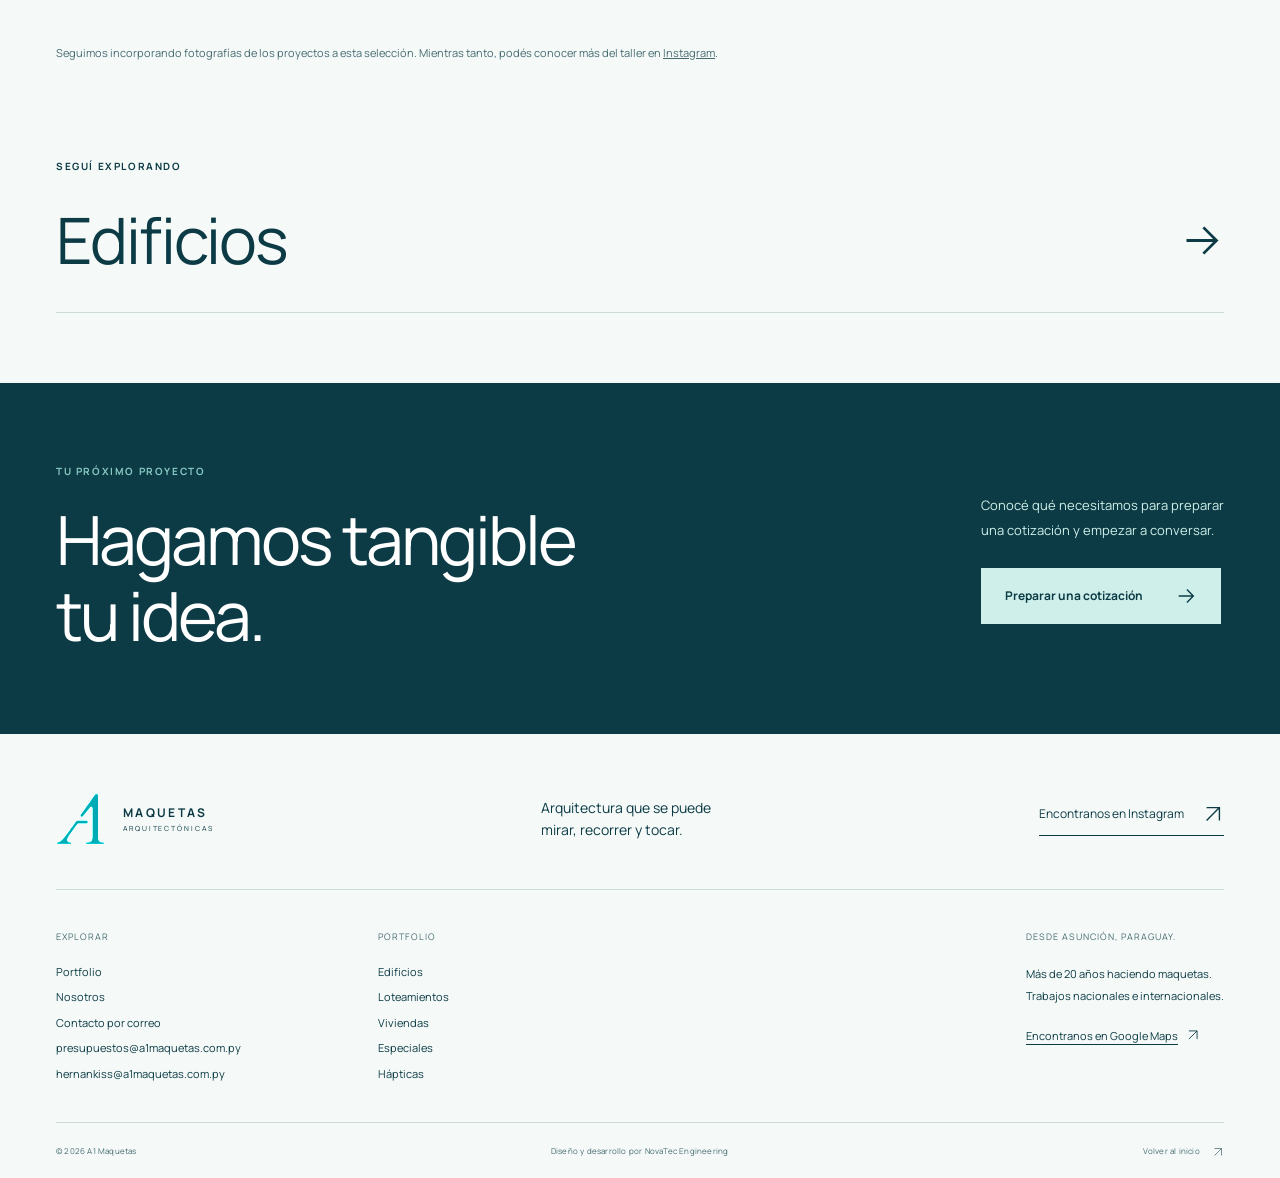
<file: hapticas.html>
<!doctype html><html lang="es"><head><script async src="https://www.googletagmanager.com/gtm.js?id=GTM-W7BB88ZN"></script><script>window.dataLayer = window.dataLayer || [];function gtag(){dataLayer.push(arguments);}gtag('js', new Date());</script><meta charset="utf-8"><meta name="viewport" content="width=device-width, initial-scale=1"><meta name="theme-color" content="#0C3B45"><meta name="robots" content="index,follow,max-image-preview:large"><link rel="canonical" href="https://a1maquetas.com.py/hapticas.html"><meta property="og:url" content="https://a1maquetas.com.py/hapticas.html"><meta name="description" content="Explorá maquetas hápticas de A1 Maquetas diseñadas para conocer la arquitectura a través del tacto."><meta property="og:title" content="Maquetas hápticas y táctiles | A1 Maquetas"><meta property="og:description" content="Explorá maquetas hápticas de A1 Maquetas diseñadas para conocer la arquitectura a través del tacto."><meta property="og:type" content="website"><meta property="og:locale" content="es_PY"><meta property="og:site_name" content="A1 Maquetas"><meta property="og:image" content="https://a1maquetas.com.py/assets/photos/portada-1.jpg"><meta property="og:image:alt" content="Maqueta arquitectónica de torres realizada por A1 Maquetas"><meta name="twitter:card" content="summary_large_image"><title>Maquetas hápticas y táctiles | A1 Maquetas</title><link rel="icon" type="image/png" href="assets/favicon-a1.png?v=20261105"><link rel="preload" href="assets/fonts/manrope-regular.ttf" as="font" type="font/ttf" crossorigin><link rel="stylesheet" href="a1.css?v=20261112g"><script defer src="a1.js?v=20261112g"></script><script type="application/ld+json">{"@context": "https://schema.org", "@graph": [{"@type": "BreadcrumbList", "@id": "https://a1maquetas.com.py/hapticas.html#breadcrumb", "itemListElement": [{"@type": "ListItem", "position": 1, "name": "Inicio", "item": "https://a1maquetas.com.py/"}, {"@type": "ListItem", "position": 2, "name": "Portfolio", "item": "https://a1maquetas.com.py/proyectos.html"}, {"@type": "ListItem", "position": 3, "name": "Hápticas", "item": "https://a1maquetas.com.py/hapticas.html"}]}, {"@type": "ItemList", "@id": "https://a1maquetas.com.py/hapticas.html#projects", "name": "Selección de hápticas de A1 Maquetas", "itemListElement": [{"@type": "ListItem", "position": 1, "name": "Palacio López", "url": "https://a1maquetas.com.py/hapticas.html#proyecto-1"}, {"@type": "ListItem", "position": 2, "name": "Panteón", "url": "https://a1maquetas.com.py/hapticas.html#proyecto-2"}]}, {"@type": "CollectionPage", "@id": "https://a1maquetas.com.py/hapticas.html#webpage", "url": "https://a1maquetas.com.py/hapticas.html", "name": "Maquetas hápticas y táctiles | A1 Maquetas", "description": "Explorá maquetas hápticas de A1 Maquetas diseñadas para conocer la arquitectura a través del tacto.", "inLanguage": "es-PY", "isPartOf": {"@id": "https://a1maquetas.com.py/#website"}, "about": {"@id": "https://a1maquetas.com.py/#organization"}, "breadcrumb": {"@id": "https://a1maquetas.com.py/hapticas.html#breadcrumb"}, "mainEntity": {"@id": "https://a1maquetas.com.py/hapticas.html#projects"}}]}</script></head><body id="top"><a class="skip" href="#contenido">Saltar al contenido</a><header class="header"><div class="shell header-inner"><a class="logo" href="./" aria-label="A1 Maquetas, inicio"><span class="logo-mark"><img src="assets/logo-a1.jpg" alt="" width="84" height="84"></span><span class="logo-word">MAQUETAS<span>ARQUITECTÓNICAS</span></span></a><button class="menu-toggle" aria-controls="main-nav" aria-expanded="false"><span>Menú</span><span class="menu-lines" aria-hidden="true"></span></button><nav class="main-nav" id="main-nav" aria-label="Navegación principal"><a href="./" >Inicio</a><a href="proyectos.html" aria-current="page">Portfolio</a><a href="nosotros.html" >Nosotros</a><a class="nav-quote" href="cotizacion.html" >Contactar / Cotizar <svg class="icon" viewBox="0 0 24 24" fill="none" stroke="currentColor" stroke-width="1.5" aria-hidden="true"><path d="M5 19 19 5M5 5h14v14"/></svg></a></nav></div></header><main id="contenido"><nav class="breadcrumb shell" aria-label="Ruta de navegación"><a href="./">Inicio</a><span>/</span><a href="proyectos.html">Portfolio</a><span>/</span><span aria-current="page">Hápticas</span></nav><section class="category-intro shell"><div><span class="eyebrow">Portfolio / 05</span><h1>Maquetas hápticas</h1><h2>La arquitectura también se toca.</h2><p>Una aproximación a la forma a través del tacto. Maquetas para descubrir volúmenes y relaciones espaciales con las manos.</p></div><div class="category-graphic" aria-hidden="true"><div class="category-symbol symbol-hapticas"><i></i><i></i><i></i><i></i></div><span>A1 / HÁPTICAS</span></div></section><section class="shell category-selection"><div class="catalog-meta"><span>Selección de proyectos</span></div><article class="category-project" id="proyecto-1"><span>01</span><div><h2>Palacio López</h2><p>Hápticas / A1 Maquetas</p><p>Asunción · 2022 · Escala 1:100</p></div><a class="text-link" href="cotizacion.html?referencia=Palacio%20L%C3%B3pez">Consultar <svg class="icon" viewBox="0 0 24 24" fill="none" stroke="currentColor" stroke-width="1.5" aria-hidden="true"><path d="M4 12h15M13 5l7 7-7 7"/></svg></a></article><div class="riviere-gallery" aria-label="Fotografías de Palacio López"><button type="button" class="riviere-photo" data-lightbox="assets/photos/lopez-1.jpg" data-caption="Palacio López · A1 Maquetas" aria-label="Ampliar fotografía 1 de Palacio López"><img src="assets/photos/lopez-1.jpg" alt="Maqueta Palacio López, vista 1" loading="lazy"></button><button type="button" class="riviere-photo" data-lightbox="assets/photos/lopez-2.jpg" data-caption="Palacio López · A1 Maquetas" aria-label="Ampliar fotografía 2 de Palacio López"><img src="assets/photos/lopez-2.jpg" alt="Maqueta Palacio López, vista 2" loading="lazy"></button><button type="button" class="riviere-photo" data-lightbox="assets/photos/lopez-3.jpg" data-caption="Palacio López · A1 Maquetas" aria-label="Ampliar fotografía 3 de Palacio López"><img src="assets/photos/lopez-3.jpg" alt="Maqueta Palacio López, vista 3" loading="lazy"></button></div><article class="category-project" id="proyecto-2"><span>02</span><div><h2>Panteón</h2><p>Hápticas / A1 Maquetas</p><p>Asunción · 2025 · Escala 1:100</p></div><a class="text-link" href="cotizacion.html?referencia=Pante%C3%B3n">Consultar <svg class="icon" viewBox="0 0 24 24" fill="none" stroke="currentColor" stroke-width="1.5" aria-hidden="true"><path d="M4 12h15M13 5l7 7-7 7"/></svg></a></article><div class="riviere-gallery" aria-label="Fotografías de Panteón"><button type="button" class="riviere-photo" data-lightbox="assets/photos/panteon-1.jpg" data-caption="Panteón · A1 Maquetas" aria-label="Ampliar fotografía 1 de Panteón"><img src="assets/photos/panteon-1.jpg" alt="Maqueta Panteón, vista 1" loading="lazy"></button><button type="button" class="riviere-photo" data-lightbox="assets/photos/panteon-2.jpg" data-caption="Panteón · A1 Maquetas" aria-label="Ampliar fotografía 2 de Panteón"><img src="assets/photos/panteon-2.jpg" alt="Maqueta Panteón, vista 2" loading="lazy"></button><button type="button" class="riviere-photo" data-lightbox="assets/photos/panteon-3.jpg" data-caption="Panteón · A1 Maquetas" aria-label="Ampliar fotografía 3 de Panteón"><img src="assets/photos/panteon-3.jpg" alt="Maqueta Panteón, vista 3" loading="lazy"></button></div><p class="collection-note">Seguimos incorporando fotografías de los proyectos a esta selección. Mientras tanto, podés conocer más del taller en <a href="https://www.instagram.com/a1maquetas/" target="_blank" rel="noopener noreferrer">Instagram</a>.</p></section><section class="next-category shell"><span class="eyebrow">Seguí explorando</span><a href="edificios.html"><span>Edificios</span><svg class="icon" viewBox="0 0 24 24" fill="none" stroke="currentColor" stroke-width="1.5" aria-hidden="true"><path d="M4 12h15M13 5l7 7-7 7"/></svg></a></section><section class="cta"><div class="shell cta-inner"><div><span class="eyebrow">Tu próximo proyecto</span><h2>Hagamos tangible<br>tu idea.</h2></div><div><p>Conocé qué necesitamos para preparar<br>una cotización y empezar a conversar.</p><a class="button button-light" href="cotizacion.html">Preparar una cotización <svg class="icon" viewBox="0 0 24 24" fill="none" stroke="currentColor" stroke-width="1.5" aria-hidden="true"><path d="M4 12h15M13 5l7 7-7 7"/></svg></a></div></div></section></main><footer class="footer"><div class="shell"><div class="footer-top"><a class="logo" href="./" aria-label="A1 Maquetas, inicio"><span class="logo-mark"><img src="assets/logo-a1.jpg" alt="" width="84" height="84"></span><span class="logo-word">MAQUETAS<span>ARQUITECTÓNICAS</span></span></a><p>Arquitectura que se puede<br>mirar, recorrer y tocar.</p><a class="footer-social" href="https://www.instagram.com/a1maquetas/" target="_blank" rel="noopener noreferrer">Encontranos en Instagram <svg class="icon" viewBox="0 0 24 24" fill="none" stroke="currentColor" stroke-width="1.5" aria-hidden="true"><path d="M5 19 19 5M5 5h14v14"/></svg></a></div><div class="footer-links"><div><span>Explorar</span><a href="proyectos.html">Portfolio</a><a href="nosotros.html">Nosotros</a><a href="cotizacion.html">Contacto por correo</a><a href="mailto:presupuestos@a1maquetas.com.py">presupuestos@a1maquetas.com.py</a><a href="mailto:hernankiss@a1maquetas.com.py">hernankiss@a1maquetas.com.py</a></div><div><span>Portfolio</span><a href="edificios.html">Edificios</a><a href="loteamientos.html">Loteamientos</a><a href="viviendas.html">Viviendas</a><a href="especiales.html">Especiales</a><a href="hapticas.html">Hápticas</a></div><div class="footer-place"><span>Desde Asunción, Paraguay.</span><p>Más de 20 años haciendo maquetas.<br>Trabajos nacionales e internacionales.</p><a href="https://www.google.com/maps/?cid=9102080545952482579" target="_blank" rel="noopener noreferrer">Encontranos en Google Maps <svg class="icon" viewBox="0 0 24 24" fill="none" stroke="currentColor" stroke-width="1.5" aria-hidden="true"><path d="M5 19 19 5M5 5h14v14"/></svg></a></div></div><div class="footer-bottom"><span>© 2026 A1 Maquetas</span><span>Diseño y desarrollo por NovaTec Engineering</span><a href="#top">Volver al inicio <svg class="icon" viewBox="0 0 24 24" fill="none" stroke="currentColor" stroke-width="1.5" aria-hidden="true"><path d="M5 19 19 5M5 5h14v14"/></svg></a></div></div></footer><dialog class="lightbox" id="lightbox" aria-label="Fotografía ampliada"><button class="lightbox-close" aria-label="Cerrar fotografía"><svg class="icon" viewBox="0 0 24 24" fill="none" stroke="currentColor" stroke-width="1.5" aria-hidden="true"><path d="m6 6 12 12M6 18 18 6"/></svg></button><img src="assets/photos/a1-residencial.jpg" alt=""><p></p></dialog></body></html>
</file>
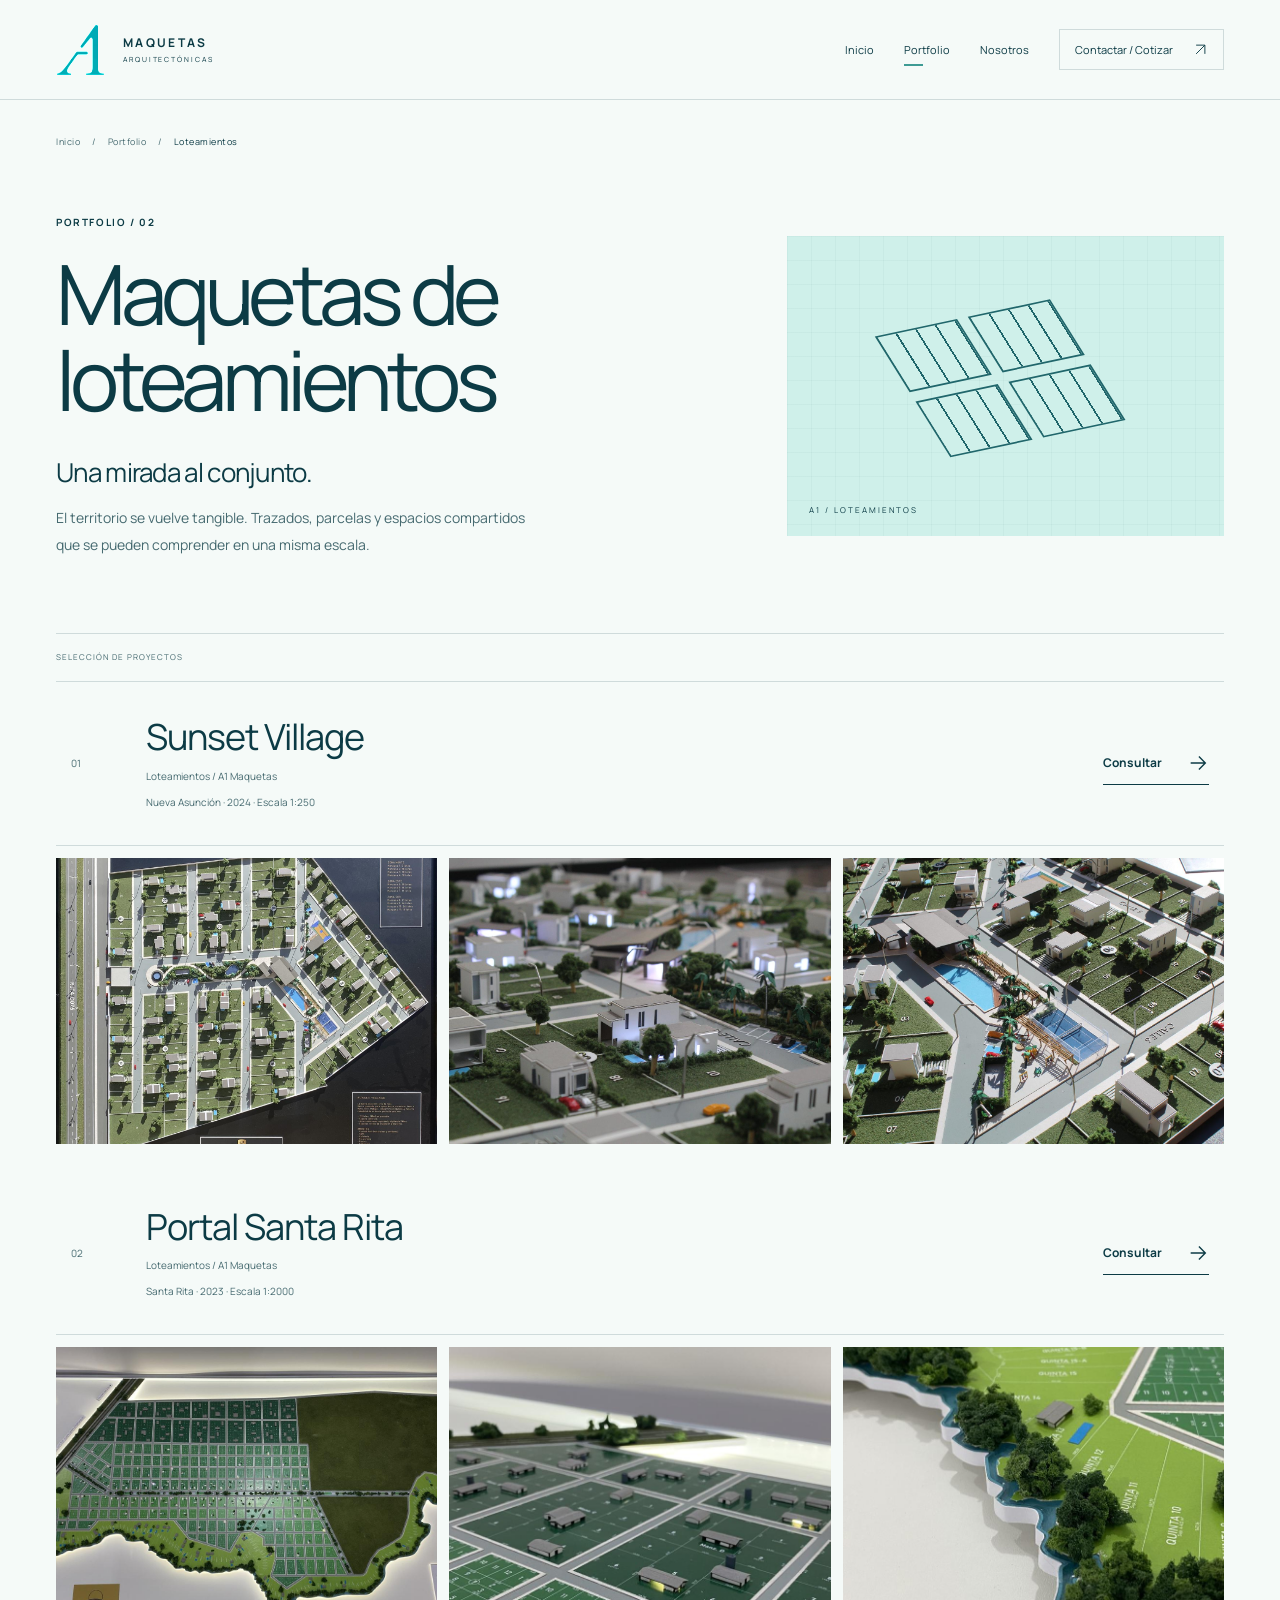
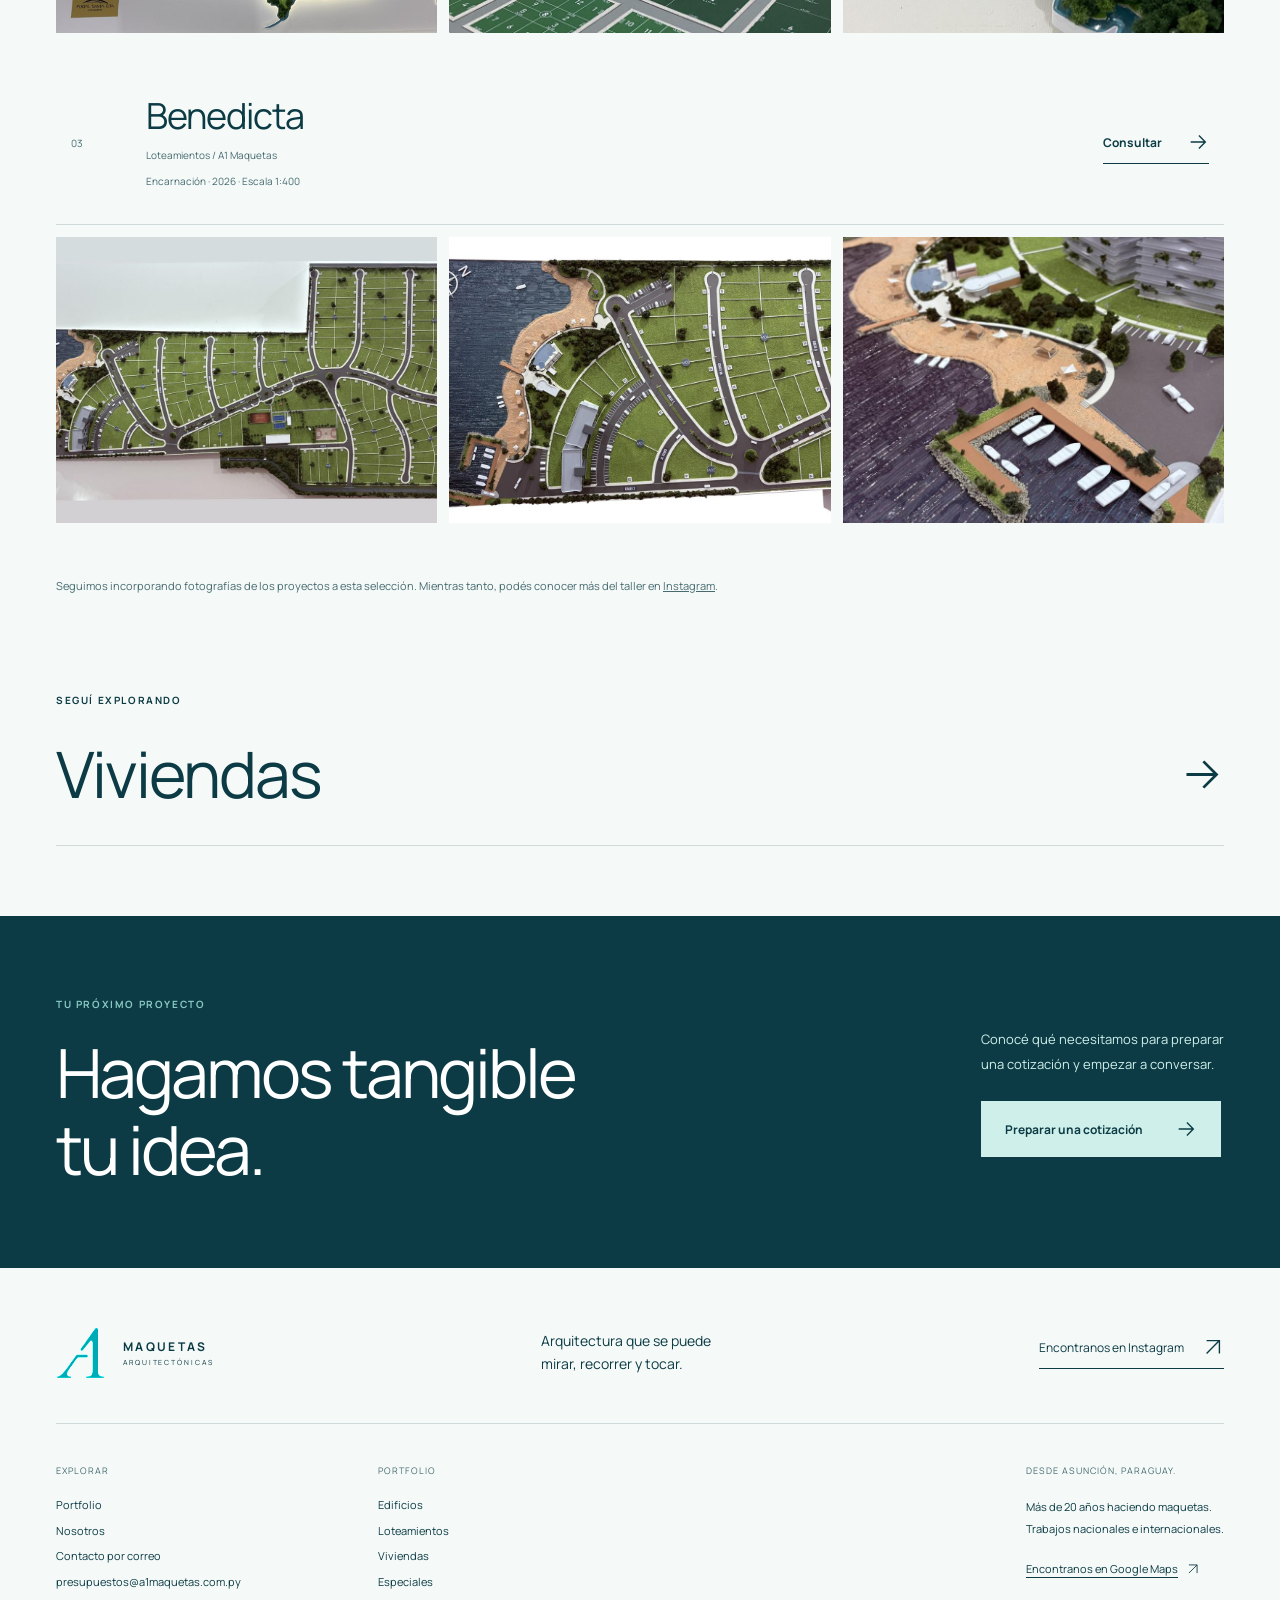
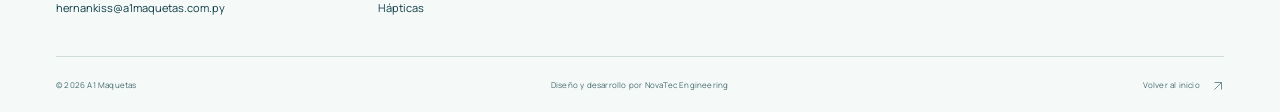
<file: loteamientos.html>
<!doctype html><html lang="es"><head><script async src="https://www.googletagmanager.com/gtm.js?id=GTM-W7BB88ZN"></script><script>window.dataLayer = window.dataLayer || [];function gtag(){dataLayer.push(arguments);}gtag('js', new Date());</script><meta charset="utf-8"><meta name="viewport" content="width=device-width, initial-scale=1"><meta name="theme-color" content="#0C3B45"><meta name="robots" content="index,follow,max-image-preview:large"><link rel="canonical" href="https://a1maquetas.com.py/loteamientos.html"><meta property="og:url" content="https://a1maquetas.com.py/loteamientos.html"><meta name="description" content="Conocé maquetas de loteamientos y desarrollos urbanos realizadas por A1 Maquetas para proyectos en Paraguay."><meta property="og:title" content="Maquetas de loteamientos | A1 Maquetas"><meta property="og:description" content="Conocé maquetas de loteamientos y desarrollos urbanos realizadas por A1 Maquetas para proyectos en Paraguay."><meta property="og:type" content="website"><meta property="og:locale" content="es_PY"><meta property="og:site_name" content="A1 Maquetas"><meta property="og:image" content="https://a1maquetas.com.py/assets/photos/portada-1.jpg"><meta property="og:image:alt" content="Maqueta arquitectónica de torres realizada por A1 Maquetas"><meta name="twitter:card" content="summary_large_image"><title>Maquetas de loteamientos | A1 Maquetas</title><link rel="icon" type="image/png" href="assets/favicon-a1.png?v=20261105"><link rel="preload" href="assets/fonts/manrope-regular.ttf" as="font" type="font/ttf" crossorigin><link rel="stylesheet" href="a1.css?v=20261112g"><script defer src="a1.js?v=20261112g"></script><script type="application/ld+json">{"@context": "https://schema.org", "@graph": [{"@type": "BreadcrumbList", "@id": "https://a1maquetas.com.py/loteamientos.html#breadcrumb", "itemListElement": [{"@type": "ListItem", "position": 1, "name": "Inicio", "item": "https://a1maquetas.com.py/"}, {"@type": "ListItem", "position": 2, "name": "Portfolio", "item": "https://a1maquetas.com.py/proyectos.html"}, {"@type": "ListItem", "position": 3, "name": "Loteamientos", "item": "https://a1maquetas.com.py/loteamientos.html"}]}, {"@type": "ItemList", "@id": "https://a1maquetas.com.py/loteamientos.html#projects", "name": "Selección de loteamientos de A1 Maquetas", "itemListElement": [{"@type": "ListItem", "position": 1, "name": "Sunset Village", "url": "https://a1maquetas.com.py/loteamientos.html#proyecto-1"}, {"@type": "ListItem", "position": 2, "name": "Portal Santa Rita", "url": "https://a1maquetas.com.py/loteamientos.html#proyecto-2"}, {"@type": "ListItem", "position": 3, "name": "Benedicta", "url": "https://a1maquetas.com.py/loteamientos.html#proyecto-3"}]}, {"@type": "CollectionPage", "@id": "https://a1maquetas.com.py/loteamientos.html#webpage", "url": "https://a1maquetas.com.py/loteamientos.html", "name": "Maquetas de loteamientos | A1 Maquetas", "description": "Conocé maquetas de loteamientos y desarrollos urbanos realizadas por A1 Maquetas para proyectos en Paraguay.", "inLanguage": "es-PY", "isPartOf": {"@id": "https://a1maquetas.com.py/#website"}, "about": {"@id": "https://a1maquetas.com.py/#organization"}, "breadcrumb": {"@id": "https://a1maquetas.com.py/loteamientos.html#breadcrumb"}, "mainEntity": {"@id": "https://a1maquetas.com.py/loteamientos.html#projects"}}]}</script></head><body id="top"><a class="skip" href="#contenido">Saltar al contenido</a><header class="header"><div class="shell header-inner"><a class="logo" href="./" aria-label="A1 Maquetas, inicio"><span class="logo-mark"><img src="assets/logo-a1.jpg" alt="" width="84" height="84"></span><span class="logo-word">MAQUETAS<span>ARQUITECTÓNICAS</span></span></a><button class="menu-toggle" aria-controls="main-nav" aria-expanded="false"><span>Menú</span><span class="menu-lines" aria-hidden="true"></span></button><nav class="main-nav" id="main-nav" aria-label="Navegación principal"><a href="./" >Inicio</a><a href="proyectos.html" aria-current="page">Portfolio</a><a href="nosotros.html" >Nosotros</a><a class="nav-quote" href="cotizacion.html" >Contactar / Cotizar <svg class="icon" viewBox="0 0 24 24" fill="none" stroke="currentColor" stroke-width="1.5" aria-hidden="true"><path d="M5 19 19 5M5 5h14v14"/></svg></a></nav></div></header><main id="contenido"><nav class="breadcrumb shell" aria-label="Ruta de navegación"><a href="./">Inicio</a><span>/</span><a href="proyectos.html">Portfolio</a><span>/</span><span aria-current="page">Loteamientos</span></nav><section class="category-intro shell"><div><span class="eyebrow">Portfolio / 02</span><h1>Maquetas de loteamientos</h1><h2>Una mirada al conjunto.</h2><p>El territorio se vuelve tangible. Trazados, parcelas y espacios compartidos que se pueden comprender en una misma escala.</p></div><div class="category-graphic" aria-hidden="true"><div class="category-symbol symbol-loteamientos"><i></i><i></i><i></i><i></i></div><span>A1 / LOTEAMIENTOS</span></div></section><section class="shell category-selection"><div class="catalog-meta"><span>Selección de proyectos</span></div><article class="category-project" id="proyecto-1"><span>01</span><div><h2>Sunset Village</h2><p>Loteamientos / A1 Maquetas</p><p>Nueva Asunción · 2024 · Escala 1:250</p></div><a class="text-link" href="cotizacion.html?referencia=Sunset%20Village">Consultar <svg class="icon" viewBox="0 0 24 24" fill="none" stroke="currentColor" stroke-width="1.5" aria-hidden="true"><path d="M4 12h15M13 5l7 7-7 7"/></svg></a></article><div class="riviere-gallery" aria-label="Fotografías de Sunset Village"><button type="button" class="riviere-photo" data-lightbox="assets/photos/village-1.jpg" data-caption="Sunset Village · A1 Maquetas" aria-label="Ampliar fotografía 1 de Sunset Village"><img src="assets/photos/village-1.jpg" alt="Maqueta Sunset Village, vista 1" loading="lazy"></button><button type="button" class="riviere-photo" data-lightbox="assets/photos/village-2.jpg" data-caption="Sunset Village · A1 Maquetas" aria-label="Ampliar fotografía 2 de Sunset Village"><img src="assets/photos/village-2.jpg" alt="Maqueta Sunset Village, vista 2" loading="lazy"></button><button type="button" class="riviere-photo" data-lightbox="assets/photos/village-3.jpg" data-caption="Sunset Village · A1 Maquetas" aria-label="Ampliar fotografía 3 de Sunset Village"><img src="assets/photos/village-3.jpg" alt="Maqueta Sunset Village, vista 3" loading="lazy"></button></div><article class="category-project" id="proyecto-2"><span>02</span><div><h2>Portal Santa Rita</h2><p>Loteamientos / A1 Maquetas</p><p>Santa Rita · 2023 · Escala 1:2000</p></div><a class="text-link" href="cotizacion.html?referencia=Portal%20Santa%20Rita">Consultar <svg class="icon" viewBox="0 0 24 24" fill="none" stroke="currentColor" stroke-width="1.5" aria-hidden="true"><path d="M4 12h15M13 5l7 7-7 7"/></svg></a></article><div class="riviere-gallery" aria-label="Fotografías de Portal Santa Rita"><button type="button" class="riviere-photo" data-lightbox="assets/photos/portal-1.jpg" data-caption="Portal Santa Rita · A1 Maquetas" aria-label="Ampliar fotografía 1 de Portal Santa Rita"><img src="assets/photos/portal-1.jpg" alt="Maqueta Portal Santa Rita, vista 1" loading="lazy"></button><button type="button" class="riviere-photo" data-lightbox="assets/photos/portal-2.jpg" data-caption="Portal Santa Rita · A1 Maquetas" aria-label="Ampliar fotografía 2 de Portal Santa Rita"><img src="assets/photos/portal-2.jpg" alt="Maqueta Portal Santa Rita, vista 2" loading="lazy"></button><button type="button" class="riviere-photo" data-lightbox="assets/photos/portal-3.jpg" data-caption="Portal Santa Rita · A1 Maquetas" aria-label="Ampliar fotografía 3 de Portal Santa Rita"><img src="assets/photos/portal-3.jpg" alt="Maqueta Portal Santa Rita, vista 3" loading="lazy"></button></div><article class="category-project" id="proyecto-3"><span>03</span><div><h2>Benedicta</h2><p>Loteamientos / A1 Maquetas</p><p>Encarnación · 2026 · Escala 1:400</p></div><a class="text-link" href="cotizacion.html?referencia=Benedicta">Consultar <svg class="icon" viewBox="0 0 24 24" fill="none" stroke="currentColor" stroke-width="1.5" aria-hidden="true"><path d="M4 12h15M13 5l7 7-7 7"/></svg></a></article><div class="riviere-gallery" aria-label="Fotografías de Benedicta"><button type="button" class="riviere-photo" data-lightbox="assets/photos/benedicta-1.jpg" data-caption="Benedicta · A1 Maquetas" aria-label="Ampliar fotografía 1 de Benedicta"><img src="assets/photos/benedicta-1.jpg" alt="Maqueta Benedicta, vista 1" loading="lazy"></button><button type="button" class="riviere-photo" data-lightbox="assets/photos/benedicta-2.jpg" data-caption="Benedicta · A1 Maquetas" aria-label="Ampliar fotografía 2 de Benedicta"><img src="assets/photos/benedicta-2.jpg" alt="Maqueta Benedicta, vista 2" loading="lazy"></button><button type="button" class="riviere-photo" data-lightbox="assets/photos/benedicta-3.jpg" data-caption="Benedicta · A1 Maquetas" aria-label="Ampliar fotografía 3 de Benedicta"><img src="assets/photos/benedicta-3.jpg" alt="Maqueta Benedicta, vista 3" loading="lazy"></button></div><p class="collection-note">Seguimos incorporando fotografías de los proyectos a esta selección. Mientras tanto, podés conocer más del taller en <a href="https://www.instagram.com/a1maquetas/" target="_blank" rel="noopener noreferrer">Instagram</a>.</p></section><section class="next-category shell"><span class="eyebrow">Seguí explorando</span><a href="viviendas.html"><span>Viviendas</span><svg class="icon" viewBox="0 0 24 24" fill="none" stroke="currentColor" stroke-width="1.5" aria-hidden="true"><path d="M4 12h15M13 5l7 7-7 7"/></svg></a></section><section class="cta"><div class="shell cta-inner"><div><span class="eyebrow">Tu próximo proyecto</span><h2>Hagamos tangible<br>tu idea.</h2></div><div><p>Conocé qué necesitamos para preparar<br>una cotización y empezar a conversar.</p><a class="button button-light" href="cotizacion.html">Preparar una cotización <svg class="icon" viewBox="0 0 24 24" fill="none" stroke="currentColor" stroke-width="1.5" aria-hidden="true"><path d="M4 12h15M13 5l7 7-7 7"/></svg></a></div></div></section></main><footer class="footer"><div class="shell"><div class="footer-top"><a class="logo" href="./" aria-label="A1 Maquetas, inicio"><span class="logo-mark"><img src="assets/logo-a1.jpg" alt="" width="84" height="84"></span><span class="logo-word">MAQUETAS<span>ARQUITECTÓNICAS</span></span></a><p>Arquitectura que se puede<br>mirar, recorrer y tocar.</p><a class="footer-social" href="https://www.instagram.com/a1maquetas/" target="_blank" rel="noopener noreferrer">Encontranos en Instagram <svg class="icon" viewBox="0 0 24 24" fill="none" stroke="currentColor" stroke-width="1.5" aria-hidden="true"><path d="M5 19 19 5M5 5h14v14"/></svg></a></div><div class="footer-links"><div><span>Explorar</span><a href="proyectos.html">Portfolio</a><a href="nosotros.html">Nosotros</a><a href="cotizacion.html">Contacto por correo</a><a href="mailto:presupuestos@a1maquetas.com.py">presupuestos@a1maquetas.com.py</a><a href="mailto:hernankiss@a1maquetas.com.py">hernankiss@a1maquetas.com.py</a></div><div><span>Portfolio</span><a href="edificios.html">Edificios</a><a href="loteamientos.html">Loteamientos</a><a href="viviendas.html">Viviendas</a><a href="especiales.html">Especiales</a><a href="hapticas.html">Hápticas</a></div><div class="footer-place"><span>Desde Asunción, Paraguay.</span><p>Más de 20 años haciendo maquetas.<br>Trabajos nacionales e internacionales.</p><a href="https://www.google.com/maps/?cid=9102080545952482579" target="_blank" rel="noopener noreferrer">Encontranos en Google Maps <svg class="icon" viewBox="0 0 24 24" fill="none" stroke="currentColor" stroke-width="1.5" aria-hidden="true"><path d="M5 19 19 5M5 5h14v14"/></svg></a></div></div><div class="footer-bottom"><span>© 2026 A1 Maquetas</span><span>Diseño y desarrollo por NovaTec Engineering</span><a href="#top">Volver al inicio <svg class="icon" viewBox="0 0 24 24" fill="none" stroke="currentColor" stroke-width="1.5" aria-hidden="true"><path d="M5 19 19 5M5 5h14v14"/></svg></a></div></div></footer><dialog class="lightbox" id="lightbox" aria-label="Fotografía ampliada"><button class="lightbox-close" aria-label="Cerrar fotografía"><svg class="icon" viewBox="0 0 24 24" fill="none" stroke="currentColor" stroke-width="1.5" aria-hidden="true"><path d="m6 6 12 12M6 18 18 6"/></svg></button><img src="assets/photos/a1-residencial.jpg" alt=""><p></p></dialog></body></html>
</file>
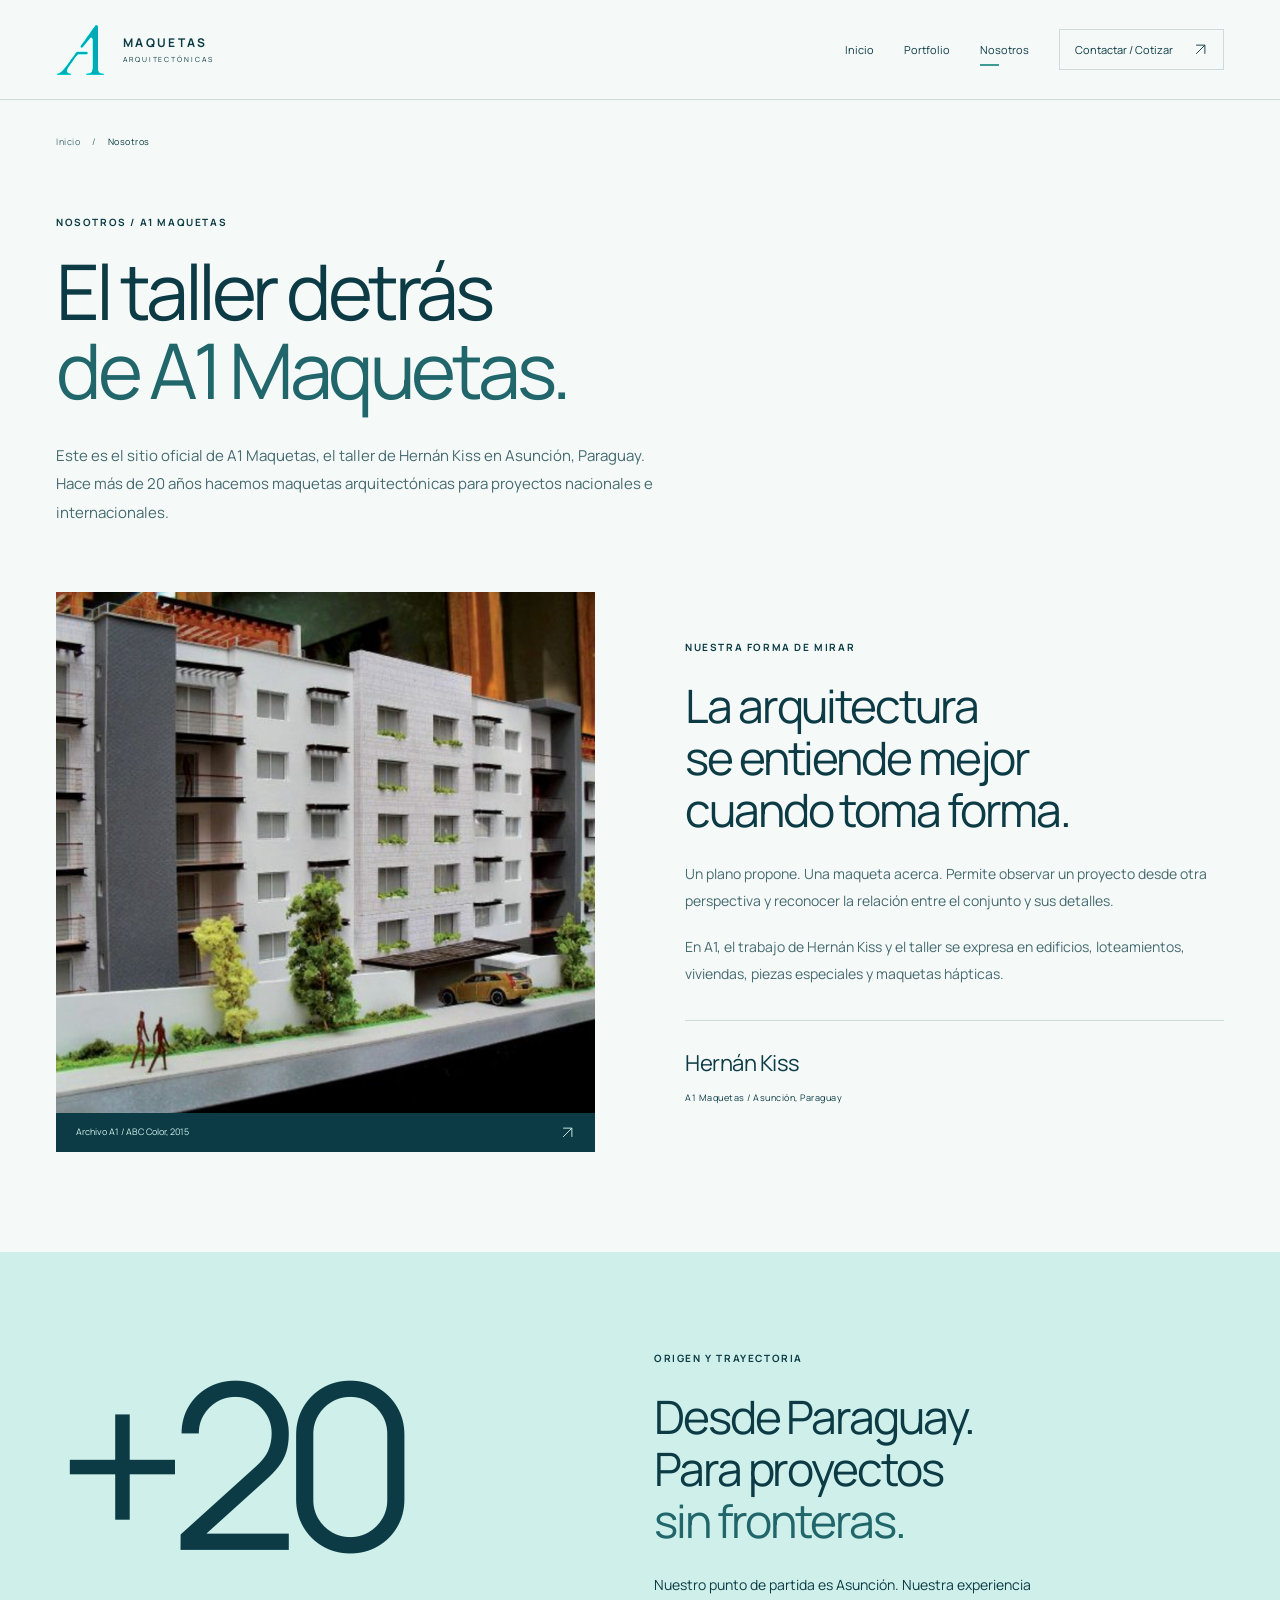
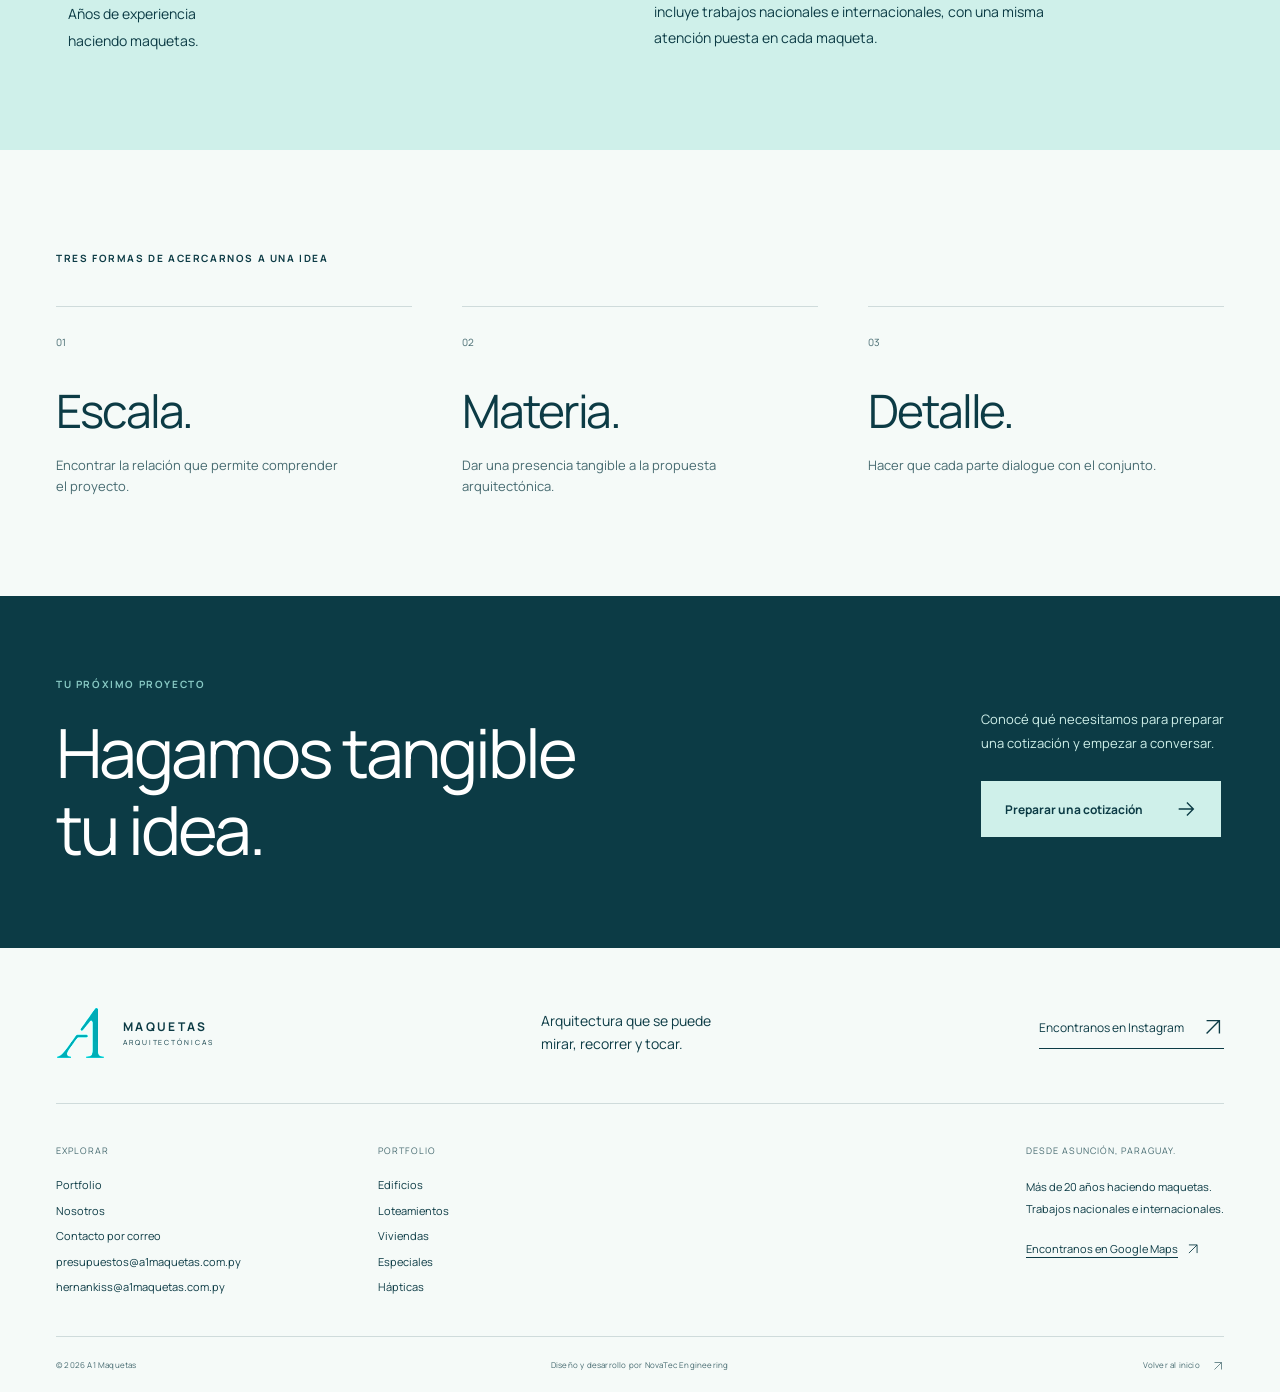
<file: nosotros.html>
<!doctype html><html lang="es"><head><script async src="https://www.googletagmanager.com/gtm.js?id=GTM-W7BB88ZN"></script><script>window.dataLayer = window.dataLayer || [];function gtag(){dataLayer.push(arguments);}gtag('js', new Date());</script><meta charset="utf-8"><meta name="viewport" content="width=device-width, initial-scale=1"><meta name="theme-color" content="#0C3B45"><meta name="robots" content="index,follow,max-image-preview:large"><link rel="canonical" href="https://a1maquetas.com.py/nosotros.html"><meta property="og:url" content="https://a1maquetas.com.py/nosotros.html"><meta name="description" content="Conocé A1 Maquetas, taller de maquetas arquitectónicas en Asunción con más de 20 años de experiencia y proyectos nacionales e internacionales."><meta property="og:title" content="Nosotros | A1 Maquetas Paraguay"><meta property="og:description" content="Conocé A1 Maquetas, taller de maquetas arquitectónicas en Asunción con más de 20 años de experiencia y proyectos nacionales e internacionales."><meta property="og:type" content="website"><meta property="og:locale" content="es_PY"><meta property="og:site_name" content="A1 Maquetas"><meta property="og:image" content="https://a1maquetas.com.py/assets/photos/portada-1.jpg"><meta property="og:image:alt" content="Maqueta arquitectónica de torres realizada por A1 Maquetas"><meta name="twitter:card" content="summary_large_image"><title>Nosotros | A1 Maquetas Paraguay</title><link rel="icon" type="image/png" href="assets/favicon-a1.png?v=20261105"><link rel="preload" href="assets/fonts/manrope-regular.ttf" as="font" type="font/ttf" crossorigin><link rel="stylesheet" href="a1.css?v=20261112g"><script defer src="a1.js?v=20261112g"></script><script type="application/ld+json">{"@context": "https://schema.org", "@graph": [{"@type": "BreadcrumbList", "@id": "https://a1maquetas.com.py/nosotros.html#breadcrumb", "itemListElement": [{"@type": "ListItem", "position": 1, "name": "Inicio", "item": "https://a1maquetas.com.py/"}, {"@type": "ListItem", "position": 2, "name": "Nosotros", "item": "https://a1maquetas.com.py/nosotros.html"}]}, {"@type": "AboutPage", "@id": "https://a1maquetas.com.py/nosotros.html#webpage", "url": "https://a1maquetas.com.py/nosotros.html", "name": "Nosotros | A1 Maquetas Paraguay", "description": "Conocé A1 Maquetas, taller de maquetas arquitectónicas en Asunción con más de 20 años de experiencia y proyectos nacionales e internacionales.", "inLanguage": "es-PY", "isPartOf": {"@id": "https://a1maquetas.com.py/#website"}, "about": {"@id": "https://a1maquetas.com.py/#organization"}, "breadcrumb": {"@id": "https://a1maquetas.com.py/nosotros.html#breadcrumb"}}]}</script></head><body id="top"><a class="skip" href="#contenido">Saltar al contenido</a><header class="header"><div class="shell header-inner"><a class="logo" href="./" aria-label="A1 Maquetas, inicio"><span class="logo-mark"><img src="assets/logo-a1.jpg" alt="" width="84" height="84"></span><span class="logo-word">MAQUETAS<span>ARQUITECTÓNICAS</span></span></a><button class="menu-toggle" aria-controls="main-nav" aria-expanded="false"><span>Menú</span><span class="menu-lines" aria-hidden="true"></span></button><nav class="main-nav" id="main-nav" aria-label="Navegación principal"><a href="./" >Inicio</a><a href="proyectos.html" >Portfolio</a><a href="nosotros.html" aria-current="page">Nosotros</a><a class="nav-quote" href="cotizacion.html" >Contactar / Cotizar <svg class="icon" viewBox="0 0 24 24" fill="none" stroke="currentColor" stroke-width="1.5" aria-hidden="true"><path d="M5 19 19 5M5 5h14v14"/></svg></a></nav></div></header><main id="contenido"><nav class="breadcrumb shell" aria-label="Ruta de navegación"><a href="./">Inicio</a><span>/</span><span aria-current="page">Nosotros</span></nav><section class="page-intro shell"><span class="eyebrow">Nosotros / A1 Maquetas</span><h1>El taller detrás<br><em>de A1 Maquetas.</em></h1><div class="page-lead"><p>Este es el sitio oficial de A1 Maquetas, el taller de Hernán Kiss en Asunción, Paraguay. Hace más de 20 años hacemos maquetas arquitectónicas para proyectos nacionales e internacionales.</p></div></section><section class="about-story shell"><div class="about-story-photo"><img src="assets/photos/a1-residencial.jpg" width="1920" height="1503" alt="Fachada y detalles de una maqueta residencial A1, archivo de 2015."><a class="photo-credit" href="https://www.abc.com.py/edicion-impresa/suplementos/empresas-y-negocios/maquetas-1424849.html" target="_blank" rel="noopener noreferrer">Archivo A1 / ABC Color, 2015 <svg class="icon" viewBox="0 0 24 24" fill="none" stroke="currentColor" stroke-width="1.5" aria-hidden="true"><path d="M5 19 19 5M5 5h14v14"/></svg></a></div><div class="about-story-copy"><span class="eyebrow">Nuestra forma de mirar</span><h2>La arquitectura<br>se entiende mejor<br>cuando toma forma.</h2><p>Un plano propone. Una maqueta acerca. Permite observar un proyecto desde otra perspectiva y reconocer la relación entre el conjunto y sus detalles.</p><p>En A1, el trabajo de Hernán Kiss y el taller se expresa en edificios, loteamientos, viviendas, piezas especiales y maquetas hápticas.</p><div class="signature">Hernán Kiss<span>A1 Maquetas / Asunción, Paraguay</span></div></div></section><section class="about-band"><div class="shell about-grid"><div class="experience-number"><span>+20</span><p>Años de experiencia<br>haciendo maquetas.</p></div><div><span class="eyebrow">Origen y trayectoria</span><h2>Desde Paraguay.<br>Para proyectos<br><em>sin fronteras.</em></h2><p>Nuestro punto de partida es Asunción. Nuestra experiencia incluye trabajos nacionales e internacionales, con una misma atención puesta en cada maqueta.</p></div></div></section><section class="shell principles"><span class="eyebrow">Tres formas de acercarnos a una idea</span><div class="principle-grid"><article><span>01</span><h2>Escala.</h2><p>Encontrar la relación que permite comprender el proyecto.</p></article><article><span>02</span><h2>Materia.</h2><p>Dar una presencia tangible a la propuesta arquitectónica.</p></article><article><span>03</span><h2>Detalle.</h2><p>Hacer que cada parte dialogue con el conjunto.</p></article></div></section><section class="cta"><div class="shell cta-inner"><div><span class="eyebrow">Tu próximo proyecto</span><h2>Hagamos tangible<br>tu idea.</h2></div><div><p>Conocé qué necesitamos para preparar<br>una cotización y empezar a conversar.</p><a class="button button-light" href="cotizacion.html">Preparar una cotización <svg class="icon" viewBox="0 0 24 24" fill="none" stroke="currentColor" stroke-width="1.5" aria-hidden="true"><path d="M4 12h15M13 5l7 7-7 7"/></svg></a></div></div></section></main><footer class="footer"><div class="shell"><div class="footer-top"><a class="logo" href="./" aria-label="A1 Maquetas, inicio"><span class="logo-mark"><img src="assets/logo-a1.jpg" alt="" width="84" height="84"></span><span class="logo-word">MAQUETAS<span>ARQUITECTÓNICAS</span></span></a><p>Arquitectura que se puede<br>mirar, recorrer y tocar.</p><a class="footer-social" href="https://www.instagram.com/a1maquetas/" target="_blank" rel="noopener noreferrer">Encontranos en Instagram <svg class="icon" viewBox="0 0 24 24" fill="none" stroke="currentColor" stroke-width="1.5" aria-hidden="true"><path d="M5 19 19 5M5 5h14v14"/></svg></a></div><div class="footer-links"><div><span>Explorar</span><a href="proyectos.html">Portfolio</a><a href="nosotros.html">Nosotros</a><a href="cotizacion.html">Contacto por correo</a><a href="mailto:presupuestos@a1maquetas.com.py">presupuestos@a1maquetas.com.py</a><a href="mailto:hernankiss@a1maquetas.com.py">hernankiss@a1maquetas.com.py</a></div><div><span>Portfolio</span><a href="edificios.html">Edificios</a><a href="loteamientos.html">Loteamientos</a><a href="viviendas.html">Viviendas</a><a href="especiales.html">Especiales</a><a href="hapticas.html">Hápticas</a></div><div class="footer-place"><span>Desde Asunción, Paraguay.</span><p>Más de 20 años haciendo maquetas.<br>Trabajos nacionales e internacionales.</p><a href="https://www.google.com/maps/?cid=9102080545952482579" target="_blank" rel="noopener noreferrer">Encontranos en Google Maps <svg class="icon" viewBox="0 0 24 24" fill="none" stroke="currentColor" stroke-width="1.5" aria-hidden="true"><path d="M5 19 19 5M5 5h14v14"/></svg></a></div></div><div class="footer-bottom"><span>© 2026 A1 Maquetas</span><span>Diseño y desarrollo por NovaTec Engineering</span><a href="#top">Volver al inicio <svg class="icon" viewBox="0 0 24 24" fill="none" stroke="currentColor" stroke-width="1.5" aria-hidden="true"><path d="M5 19 19 5M5 5h14v14"/></svg></a></div></div></footer><dialog class="lightbox" id="lightbox" aria-label="Fotografía ampliada"><button class="lightbox-close" aria-label="Cerrar fotografía"><svg class="icon" viewBox="0 0 24 24" fill="none" stroke="currentColor" stroke-width="1.5" aria-hidden="true"><path d="m6 6 12 12M6 18 18 6"/></svg></button><img src="assets/photos/a1-residencial.jpg" alt=""><p></p></dialog></body></html>
</file>
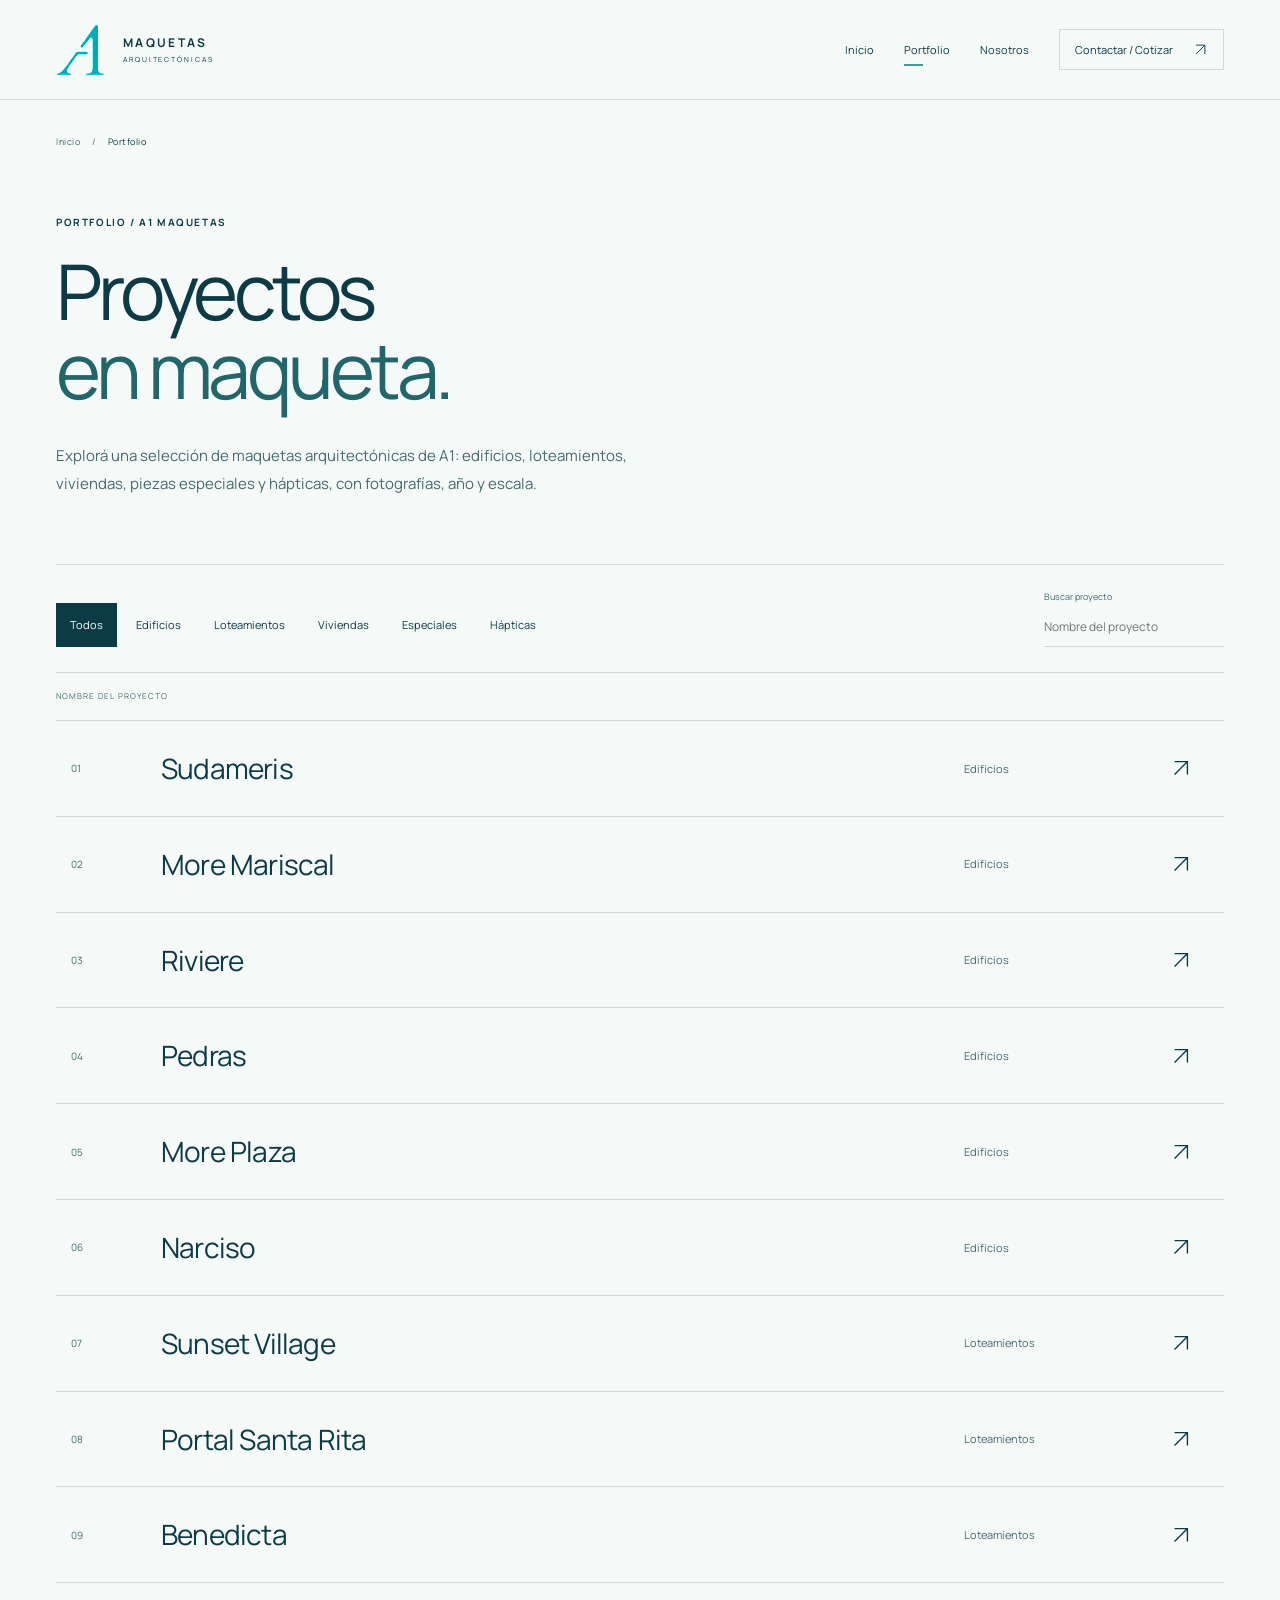
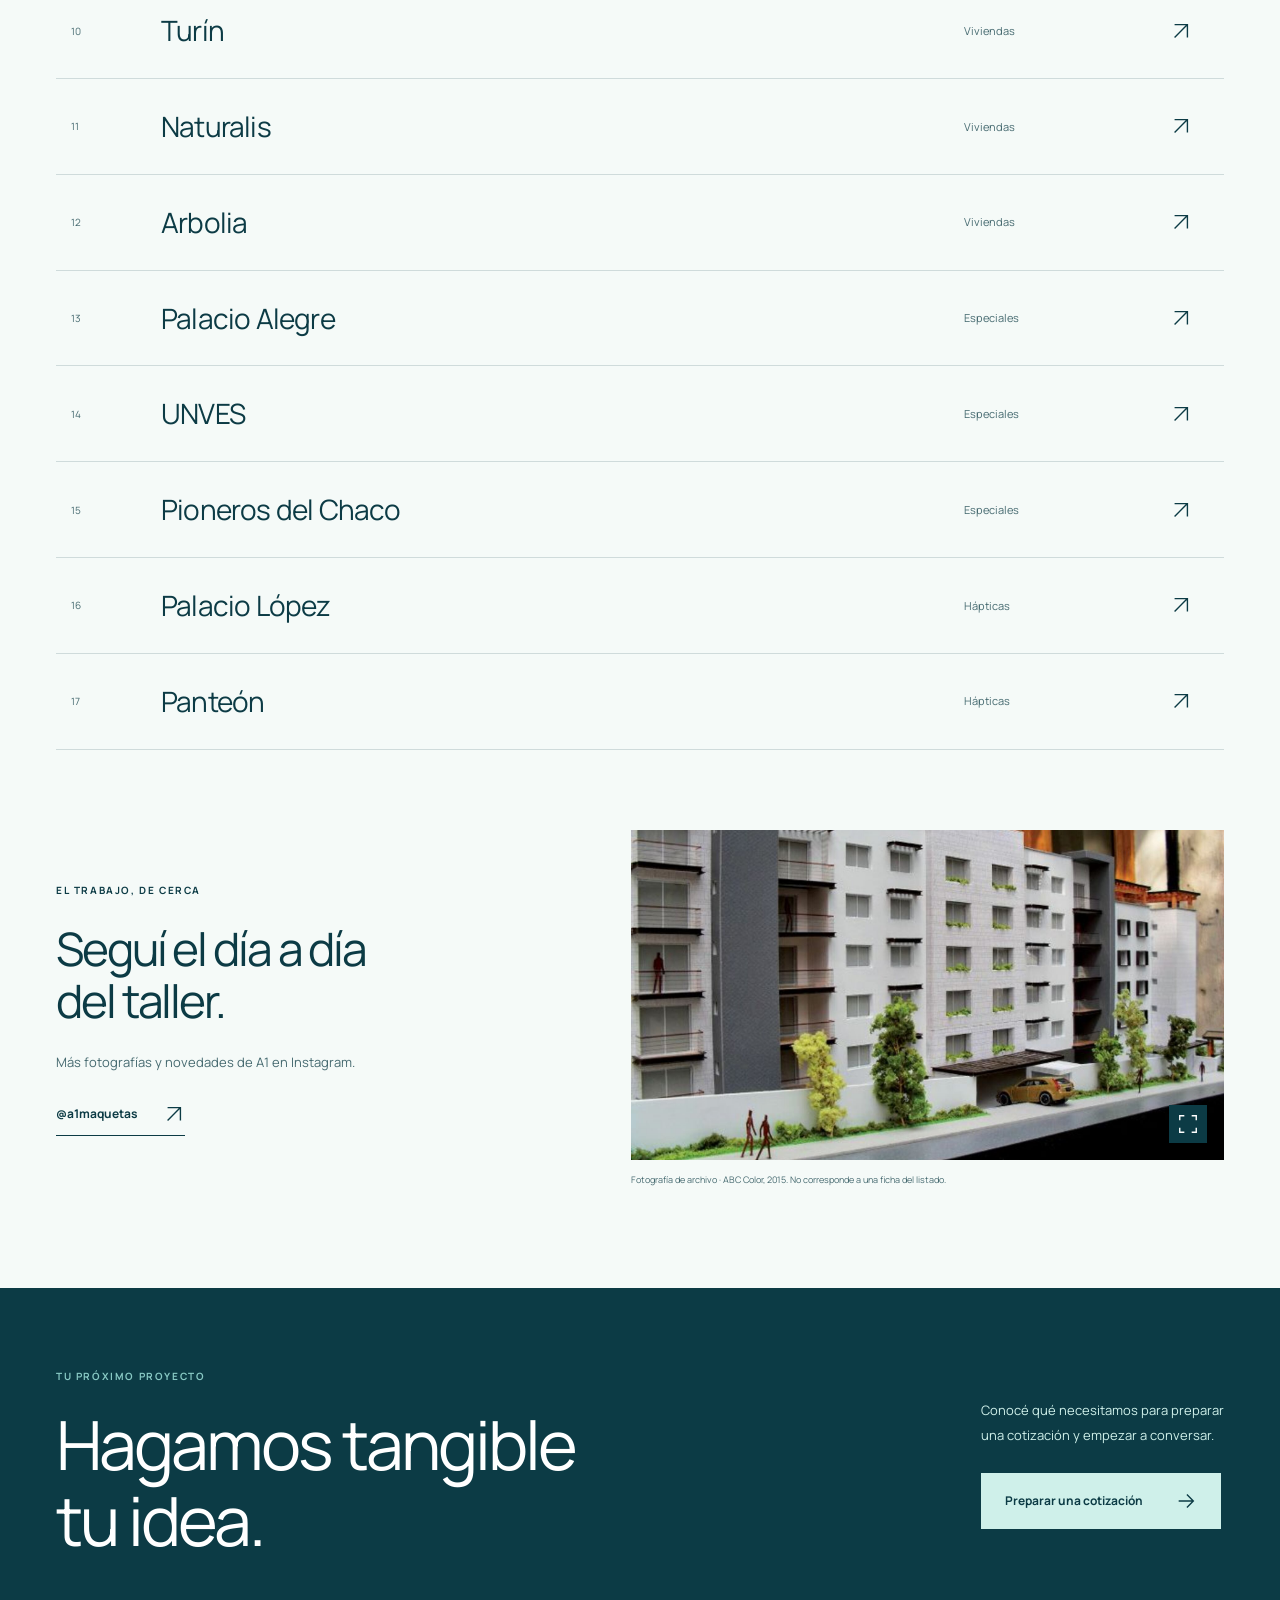
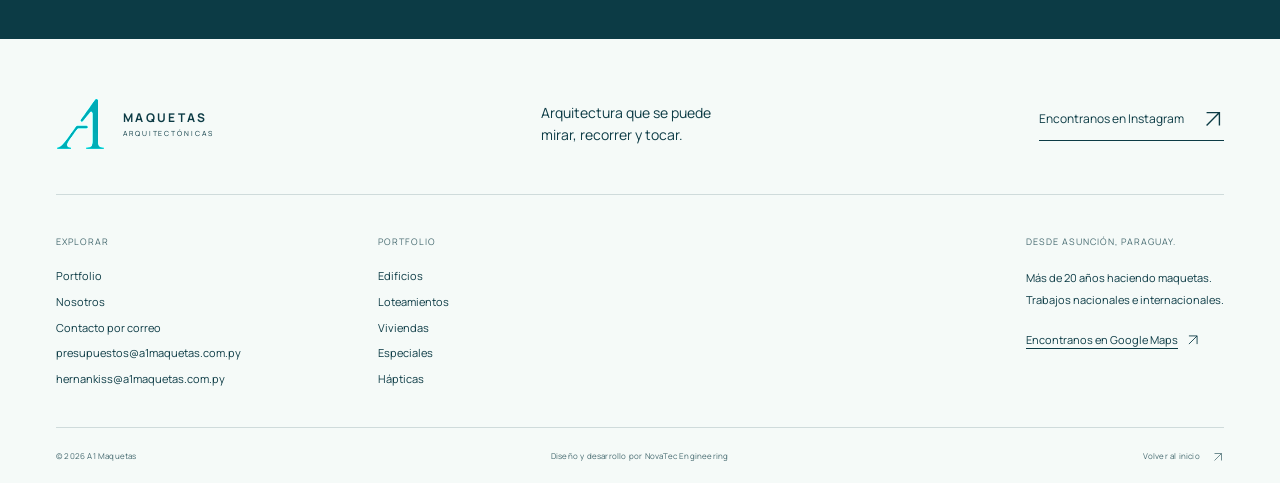
<file: proyectos.html>
<!doctype html><html lang="es"><head><script async src="https://www.googletagmanager.com/gtm.js?id=GTM-W7BB88ZN"></script><script>window.dataLayer = window.dataLayer || [];function gtag(){dataLayer.push(arguments);}gtag('js', new Date());</script><meta charset="utf-8"><meta name="viewport" content="width=device-width, initial-scale=1"><meta name="theme-color" content="#0C3B45"><meta name="robots" content="index,follow,max-image-preview:large"><link rel="canonical" href="https://a1maquetas.com.py/proyectos.html"><meta property="og:url" content="https://a1maquetas.com.py/proyectos.html"><meta name="description" content="Conocé proyectos de maquetas arquitectónicas realizados por A1 Maquetas: edificios, viviendas, loteamientos y piezas especiales."><meta property="og:title" content="Portfolio de maquetas arquitectónicas | A1 Maquetas"><meta property="og:description" content="Conocé proyectos de maquetas arquitectónicas realizados por A1 Maquetas: edificios, viviendas, loteamientos y piezas especiales."><meta property="og:type" content="website"><meta property="og:locale" content="es_PY"><meta property="og:site_name" content="A1 Maquetas"><meta property="og:image" content="https://a1maquetas.com.py/assets/photos/portada-1.jpg"><meta property="og:image:alt" content="Maqueta arquitectónica de torres realizada por A1 Maquetas"><meta name="twitter:card" content="summary_large_image"><title>Portfolio de maquetas arquitectónicas | A1 Maquetas</title><link rel="icon" type="image/png" href="assets/favicon-a1.png?v=20261105"><link rel="preload" href="assets/fonts/manrope-regular.ttf" as="font" type="font/ttf" crossorigin><link rel="stylesheet" href="a1.css?v=20261112g"><script defer src="a1.js?v=20261112g"></script><script type="application/ld+json">{"@context": "https://schema.org", "@graph": [{"@type": "BreadcrumbList", "@id": "https://a1maquetas.com.py/proyectos.html#breadcrumb", "itemListElement": [{"@type": "ListItem", "position": 1, "name": "Inicio", "item": "https://a1maquetas.com.py/"}, {"@type": "ListItem", "position": 2, "name": "Portfolio", "item": "https://a1maquetas.com.py/proyectos.html"}]}, {"@type": "CollectionPage", "@id": "https://a1maquetas.com.py/proyectos.html#webpage", "url": "https://a1maquetas.com.py/proyectos.html", "name": "Portfolio de maquetas arquitectónicas | A1 Maquetas", "description": "Conocé proyectos de maquetas arquitectónicas realizados por A1 Maquetas: edificios, viviendas, loteamientos y piezas especiales.", "inLanguage": "es-PY", "isPartOf": {"@id": "https://a1maquetas.com.py/#website"}, "about": {"@id": "https://a1maquetas.com.py/#organization"}, "breadcrumb": {"@id": "https://a1maquetas.com.py/proyectos.html#breadcrumb"}}]}</script></head><body id="top"><a class="skip" href="#contenido">Saltar al contenido</a><header class="header"><div class="shell header-inner"><a class="logo" href="./" aria-label="A1 Maquetas, inicio"><span class="logo-mark"><img src="assets/logo-a1.jpg" alt="" width="84" height="84"></span><span class="logo-word">MAQUETAS<span>ARQUITECTÓNICAS</span></span></a><button class="menu-toggle" aria-controls="main-nav" aria-expanded="false"><span>Menú</span><span class="menu-lines" aria-hidden="true"></span></button><nav class="main-nav" id="main-nav" aria-label="Navegación principal"><a href="./" >Inicio</a><a href="proyectos.html" aria-current="page">Portfolio</a><a href="nosotros.html" >Nosotros</a><a class="nav-quote" href="cotizacion.html" >Contactar / Cotizar <svg class="icon" viewBox="0 0 24 24" fill="none" stroke="currentColor" stroke-width="1.5" aria-hidden="true"><path d="M5 19 19 5M5 5h14v14"/></svg></a></nav></div></header><main id="contenido"><nav class="breadcrumb shell" aria-label="Ruta de navegación"><a href="./">Inicio</a><span>/</span><span aria-current="page">Portfolio</span></nav><section class="page-intro shell"><span class="eyebrow">Portfolio / A1 Maquetas</span><h1>Proyectos<br><em>en maqueta.</em></h1><div class="page-lead"><p>Explorá una selección de maquetas arquitectónicas de A1: edificios, loteamientos, viviendas, piezas especiales y hápticas, con fotografías, año y escala.</p></div></section><section class="catalog shell" aria-label="Catálogo de proyectos"><div class="catalog-tools"><div class="filters" role="group" aria-label="Filtrar proyectos"><button data-filter="todos" aria-pressed="true">Todos</button><button data-filter="edificios" aria-pressed="false">Edificios</button><button data-filter="loteamientos" aria-pressed="false">Loteamientos</button><button data-filter="viviendas" aria-pressed="false">Viviendas</button><button data-filter="especiales" aria-pressed="false">Especiales</button><button data-filter="hapticas" aria-pressed="false">Hápticas</button></div><label class="search"><span>Buscar proyecto</span><input id="projectSearch" type="search" placeholder="Nombre del proyecto" autocomplete="off"></label></div><div class="catalog-meta"><span>Nombre del proyecto</span><span id="resultCount" role="status"></span></div><div class="project-list"><article class="project-row" data-category="edificios" data-project-name="Sudameris"><span class="project-number">01</span><h3><a href="edificios.html#proyecto-1">Sudameris</a></h3><a class="project-category" href="edificios.html">Edificios</a><a class="project-open" href="edificios.html#proyecto-1" aria-label="Ver Sudameris en Edificios"><svg class="icon" viewBox="0 0 24 24" fill="none" stroke="currentColor" stroke-width="1.5" aria-hidden="true"><path d="M5 19 19 5M5 5h14v14"/></svg></a></article><article class="project-row" data-category="edificios" data-project-name="More Mariscal"><span class="project-number">02</span><h3><a href="edificios.html#proyecto-2">More Mariscal</a></h3><a class="project-category" href="edificios.html">Edificios</a><a class="project-open" href="edificios.html#proyecto-2" aria-label="Ver More Mariscal en Edificios"><svg class="icon" viewBox="0 0 24 24" fill="none" stroke="currentColor" stroke-width="1.5" aria-hidden="true"><path d="M5 19 19 5M5 5h14v14"/></svg></a></article><article class="project-row" data-category="edificios" data-project-name="Riviere"><span class="project-number">03</span><h3><a href="edificios.html#proyecto-3">Riviere</a></h3><a class="project-category" href="edificios.html">Edificios</a><a class="project-open" href="edificios.html#proyecto-3" aria-label="Ver Riviere en Edificios"><svg class="icon" viewBox="0 0 24 24" fill="none" stroke="currentColor" stroke-width="1.5" aria-hidden="true"><path d="M5 19 19 5M5 5h14v14"/></svg></a></article><article class="project-row" data-category="edificios" data-project-name="Pedras"><span class="project-number">04</span><h3><a href="edificios.html#proyecto-4">Pedras</a></h3><a class="project-category" href="edificios.html">Edificios</a><a class="project-open" href="edificios.html#proyecto-4" aria-label="Ver Pedras en Edificios"><svg class="icon" viewBox="0 0 24 24" fill="none" stroke="currentColor" stroke-width="1.5" aria-hidden="true"><path d="M5 19 19 5M5 5h14v14"/></svg></a></article><article class="project-row" data-category="edificios" data-project-name="More Plaza"><span class="project-number">05</span><h3><a href="edificios.html#proyecto-5">More Plaza</a></h3><a class="project-category" href="edificios.html">Edificios</a><a class="project-open" href="edificios.html#proyecto-5" aria-label="Ver More Plaza en Edificios"><svg class="icon" viewBox="0 0 24 24" fill="none" stroke="currentColor" stroke-width="1.5" aria-hidden="true"><path d="M5 19 19 5M5 5h14v14"/></svg></a></article><article class="project-row" data-category="edificios" data-project-name="Narciso"><span class="project-number">06</span><h3><a href="edificios.html#proyecto-6">Narciso</a></h3><a class="project-category" href="edificios.html">Edificios</a><a class="project-open" href="edificios.html#proyecto-6" aria-label="Ver Narciso en Edificios"><svg class="icon" viewBox="0 0 24 24" fill="none" stroke="currentColor" stroke-width="1.5" aria-hidden="true"><path d="M5 19 19 5M5 5h14v14"/></svg></a></article><article class="project-row" data-category="loteamientos" data-project-name="Sunset Village"><span class="project-number">07</span><h3><a href="loteamientos.html#proyecto-1">Sunset Village</a></h3><a class="project-category" href="loteamientos.html">Loteamientos</a><a class="project-open" href="loteamientos.html#proyecto-1" aria-label="Ver Sunset Village en Loteamientos"><svg class="icon" viewBox="0 0 24 24" fill="none" stroke="currentColor" stroke-width="1.5" aria-hidden="true"><path d="M5 19 19 5M5 5h14v14"/></svg></a></article><article class="project-row" data-category="loteamientos" data-project-name="Portal Santa Rita"><span class="project-number">08</span><h3><a href="loteamientos.html#proyecto-2">Portal Santa Rita</a></h3><a class="project-category" href="loteamientos.html">Loteamientos</a><a class="project-open" href="loteamientos.html#proyecto-2" aria-label="Ver Portal Santa Rita en Loteamientos"><svg class="icon" viewBox="0 0 24 24" fill="none" stroke="currentColor" stroke-width="1.5" aria-hidden="true"><path d="M5 19 19 5M5 5h14v14"/></svg></a></article><article class="project-row" data-category="loteamientos" data-project-name="Benedicta"><span class="project-number">09</span><h3><a href="loteamientos.html#proyecto-3">Benedicta</a></h3><a class="project-category" href="loteamientos.html">Loteamientos</a><a class="project-open" href="loteamientos.html#proyecto-3" aria-label="Ver Benedicta en Loteamientos"><svg class="icon" viewBox="0 0 24 24" fill="none" stroke="currentColor" stroke-width="1.5" aria-hidden="true"><path d="M5 19 19 5M5 5h14v14"/></svg></a></article><article class="project-row" data-category="viviendas" data-project-name="Turín"><span class="project-number">10</span><h3><a href="viviendas.html#proyecto-1">Turín</a></h3><a class="project-category" href="viviendas.html">Viviendas</a><a class="project-open" href="viviendas.html#proyecto-1" aria-label="Ver Turín en Viviendas"><svg class="icon" viewBox="0 0 24 24" fill="none" stroke="currentColor" stroke-width="1.5" aria-hidden="true"><path d="M5 19 19 5M5 5h14v14"/></svg></a></article><article class="project-row" data-category="viviendas" data-project-name="Naturalis"><span class="project-number">11</span><h3><a href="viviendas.html#proyecto-2">Naturalis</a></h3><a class="project-category" href="viviendas.html">Viviendas</a><a class="project-open" href="viviendas.html#proyecto-2" aria-label="Ver Naturalis en Viviendas"><svg class="icon" viewBox="0 0 24 24" fill="none" stroke="currentColor" stroke-width="1.5" aria-hidden="true"><path d="M5 19 19 5M5 5h14v14"/></svg></a></article><article class="project-row" data-category="viviendas" data-project-name="Arbolia"><span class="project-number">12</span><h3><a href="viviendas.html#proyecto-3">Arbolia</a></h3><a class="project-category" href="viviendas.html">Viviendas</a><a class="project-open" href="viviendas.html#proyecto-3" aria-label="Ver Arbolia en Viviendas"><svg class="icon" viewBox="0 0 24 24" fill="none" stroke="currentColor" stroke-width="1.5" aria-hidden="true"><path d="M5 19 19 5M5 5h14v14"/></svg></a></article><article class="project-row" data-category="especiales" data-project-name="Palacio Alegre"><span class="project-number">13</span><h3><a href="especiales.html#proyecto-1">Palacio Alegre</a></h3><a class="project-category" href="especiales.html">Especiales</a><a class="project-open" href="especiales.html#proyecto-1" aria-label="Ver Palacio Alegre en Especiales"><svg class="icon" viewBox="0 0 24 24" fill="none" stroke="currentColor" stroke-width="1.5" aria-hidden="true"><path d="M5 19 19 5M5 5h14v14"/></svg></a></article><article class="project-row" data-category="especiales" data-project-name="UNVES"><span class="project-number">14</span><h3><a href="especiales.html#proyecto-2">UNVES</a></h3><a class="project-category" href="especiales.html">Especiales</a><a class="project-open" href="especiales.html#proyecto-2" aria-label="Ver UNVES en Especiales"><svg class="icon" viewBox="0 0 24 24" fill="none" stroke="currentColor" stroke-width="1.5" aria-hidden="true"><path d="M5 19 19 5M5 5h14v14"/></svg></a></article><article class="project-row" data-category="especiales" data-project-name="Pioneros del Chaco"><span class="project-number">15</span><h3><a href="especiales.html#proyecto-3">Pioneros del Chaco</a></h3><a class="project-category" href="especiales.html">Especiales</a><a class="project-open" href="especiales.html#proyecto-3" aria-label="Ver Pioneros del Chaco en Especiales"><svg class="icon" viewBox="0 0 24 24" fill="none" stroke="currentColor" stroke-width="1.5" aria-hidden="true"><path d="M5 19 19 5M5 5h14v14"/></svg></a></article><article class="project-row" data-category="hapticas" data-project-name="Palacio López"><span class="project-number">16</span><h3><a href="hapticas.html#proyecto-1">Palacio López</a></h3><a class="project-category" href="hapticas.html">Hápticas</a><a class="project-open" href="hapticas.html#proyecto-1" aria-label="Ver Palacio López en Hápticas"><svg class="icon" viewBox="0 0 24 24" fill="none" stroke="currentColor" stroke-width="1.5" aria-hidden="true"><path d="M5 19 19 5M5 5h14v14"/></svg></a></article><article class="project-row" data-category="hapticas" data-project-name="Panteón"><span class="project-number">17</span><h3><a href="hapticas.html#proyecto-2">Panteón</a></h3><a class="project-category" href="hapticas.html">Hápticas</a><a class="project-open" href="hapticas.html#proyecto-2" aria-label="Ver Panteón en Hápticas"><svg class="icon" viewBox="0 0 24 24" fill="none" stroke="currentColor" stroke-width="1.5" aria-hidden="true"><path d="M5 19 19 5M5 5h14v14"/></svg></a></article></div><div class="empty-state" hidden><h2>No encontramos ese proyecto.</h2><p>Probá con otro nombre o explorá todas las categorías.</p><button class="button" id="resetFilters">Ver todos los proyectos <svg class="icon" viewBox="0 0 24 24" fill="none" stroke="currentColor" stroke-width="1.5" aria-hidden="true"><path d="M4 12h15M13 5l7 7-7 7"/></svg></button></div></section><section class="archive-banner shell"><div><span class="eyebrow">El trabajo, de cerca</span><h2>Seguí el día a día<br>del taller.</h2><p>Más fotografías y novedades de A1 en Instagram.</p><a class="text-link" href="https://www.instagram.com/a1maquetas/" target="_blank" rel="noopener noreferrer">@a1maquetas <svg class="icon" viewBox="0 0 24 24" fill="none" stroke="currentColor" stroke-width="1.5" aria-hidden="true"><path d="M5 19 19 5M5 5h14v14"/></svg></a></div><figure><button class="image-open" data-lightbox="assets/photos/a1-residencial.jpg" data-caption="Maqueta residencial de A1 · Archivo ABC Color, 2015" aria-label="Ampliar fotografía de archivo de A1"><img src="assets/photos/a1-residencial.jpg" width="1920" height="1503" loading="lazy" alt="Detalle de una maqueta residencial de A1, fotografía de archivo."><svg class="icon" viewBox="0 0 24 24" fill="none" stroke="currentColor" stroke-width="1.5" aria-hidden="true"><path d="M8 3H3v5m13-5h5v5M3 16v5h5m8 0h5v-5"/></svg></button><figcaption>Fotografía de archivo · ABC Color, 2015. No corresponde a una ficha del listado.</figcaption></figure></section><section class="cta"><div class="shell cta-inner"><div><span class="eyebrow">Tu próximo proyecto</span><h2>Hagamos tangible<br>tu idea.</h2></div><div><p>Conocé qué necesitamos para preparar<br>una cotización y empezar a conversar.</p><a class="button button-light" href="cotizacion.html">Preparar una cotización <svg class="icon" viewBox="0 0 24 24" fill="none" stroke="currentColor" stroke-width="1.5" aria-hidden="true"><path d="M4 12h15M13 5l7 7-7 7"/></svg></a></div></div></section></main><footer class="footer"><div class="shell"><div class="footer-top"><a class="logo" href="./" aria-label="A1 Maquetas, inicio"><span class="logo-mark"><img src="assets/logo-a1.jpg" alt="" width="84" height="84"></span><span class="logo-word">MAQUETAS<span>ARQUITECTÓNICAS</span></span></a><p>Arquitectura que se puede<br>mirar, recorrer y tocar.</p><a class="footer-social" href="https://www.instagram.com/a1maquetas/" target="_blank" rel="noopener noreferrer">Encontranos en Instagram <svg class="icon" viewBox="0 0 24 24" fill="none" stroke="currentColor" stroke-width="1.5" aria-hidden="true"><path d="M5 19 19 5M5 5h14v14"/></svg></a></div><div class="footer-links"><div><span>Explorar</span><a href="proyectos.html">Portfolio</a><a href="nosotros.html">Nosotros</a><a href="cotizacion.html">Contacto por correo</a><a href="mailto:presupuestos@a1maquetas.com.py">presupuestos@a1maquetas.com.py</a><a href="mailto:hernankiss@a1maquetas.com.py">hernankiss@a1maquetas.com.py</a></div><div><span>Portfolio</span><a href="edificios.html">Edificios</a><a href="loteamientos.html">Loteamientos</a><a href="viviendas.html">Viviendas</a><a href="especiales.html">Especiales</a><a href="hapticas.html">Hápticas</a></div><div class="footer-place"><span>Desde Asunción, Paraguay.</span><p>Más de 20 años haciendo maquetas.<br>Trabajos nacionales e internacionales.</p><a href="https://www.google.com/maps/?cid=9102080545952482579" target="_blank" rel="noopener noreferrer">Encontranos en Google Maps <svg class="icon" viewBox="0 0 24 24" fill="none" stroke="currentColor" stroke-width="1.5" aria-hidden="true"><path d="M5 19 19 5M5 5h14v14"/></svg></a></div></div><div class="footer-bottom"><span>© 2026 A1 Maquetas</span><span>Diseño y desarrollo por NovaTec Engineering</span><a href="#top">Volver al inicio <svg class="icon" viewBox="0 0 24 24" fill="none" stroke="currentColor" stroke-width="1.5" aria-hidden="true"><path d="M5 19 19 5M5 5h14v14"/></svg></a></div></div></footer><dialog class="lightbox" id="lightbox" aria-label="Fotografía ampliada"><button class="lightbox-close" aria-label="Cerrar fotografía"><svg class="icon" viewBox="0 0 24 24" fill="none" stroke="currentColor" stroke-width="1.5" aria-hidden="true"><path d="m6 6 12 12M6 18 18 6"/></svg></button><img src="assets/photos/a1-residencial.jpg" alt=""><p></p></dialog></body></html>
</file>
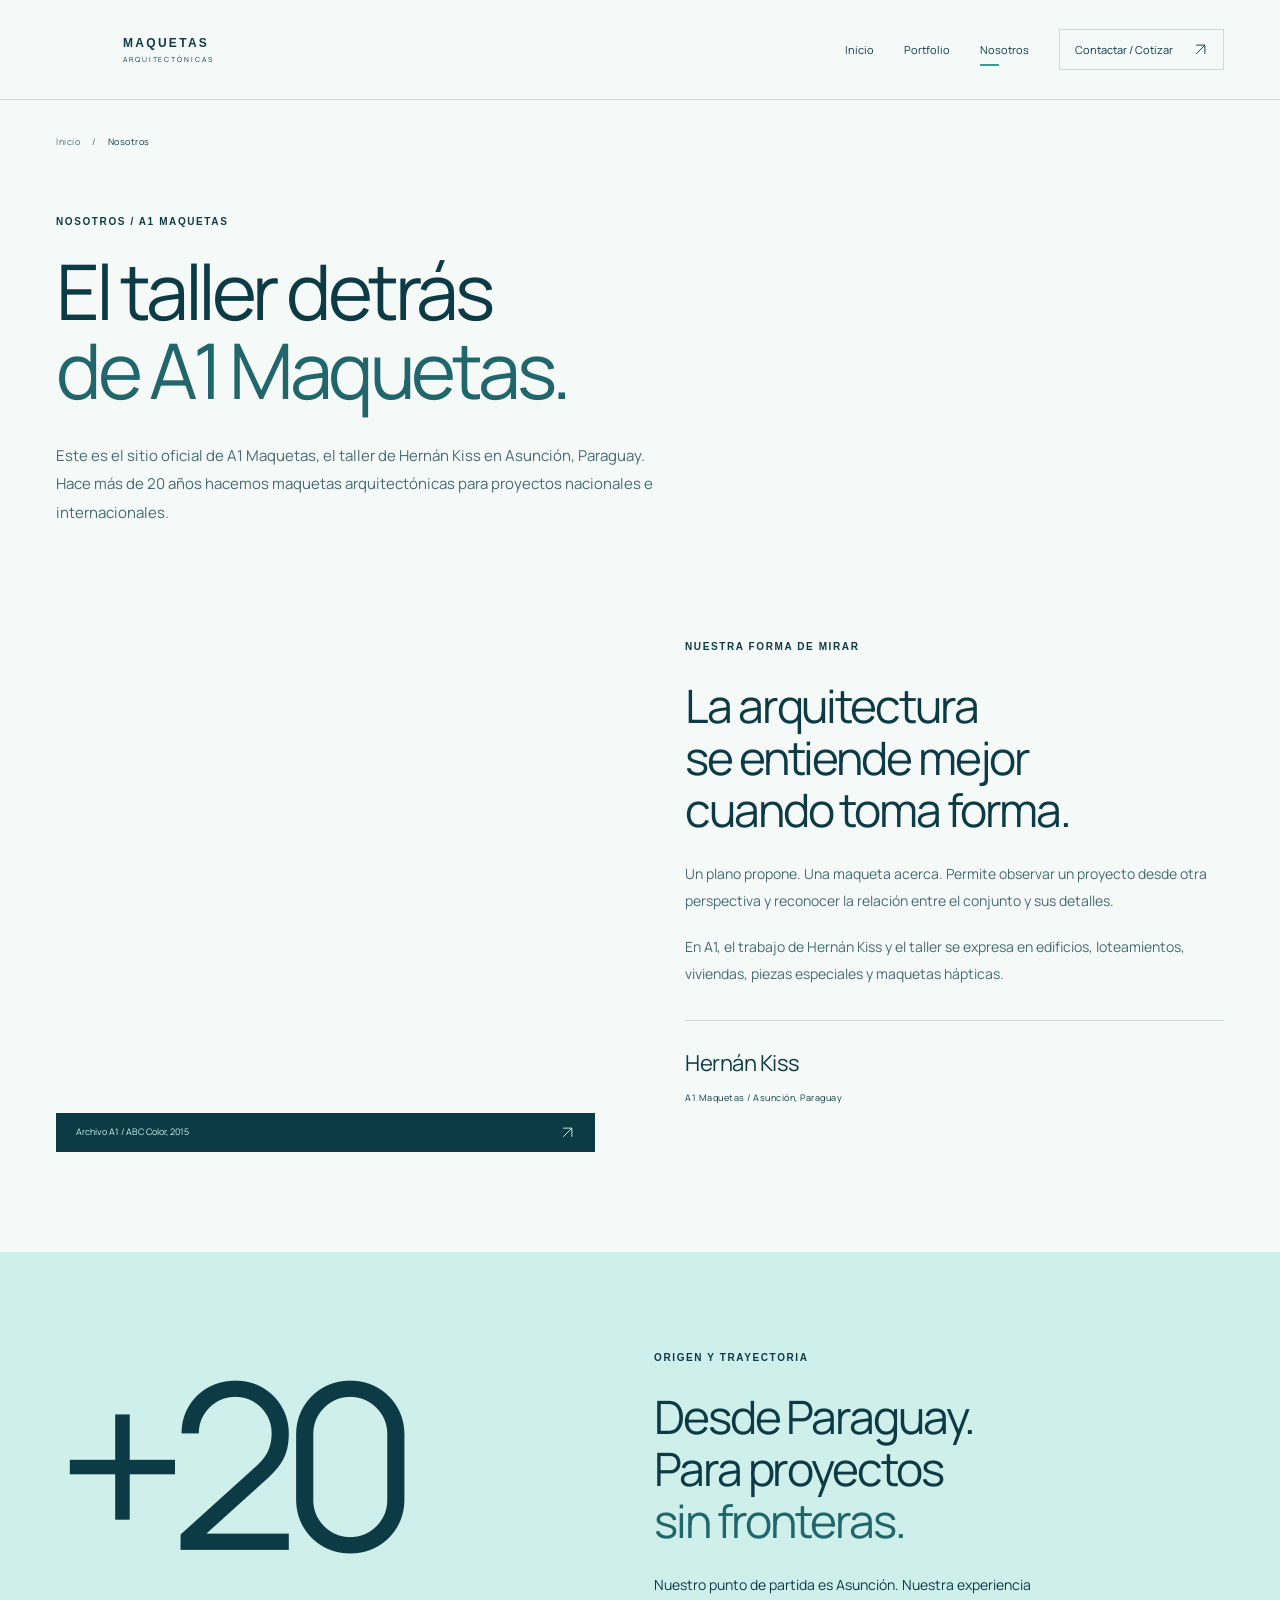
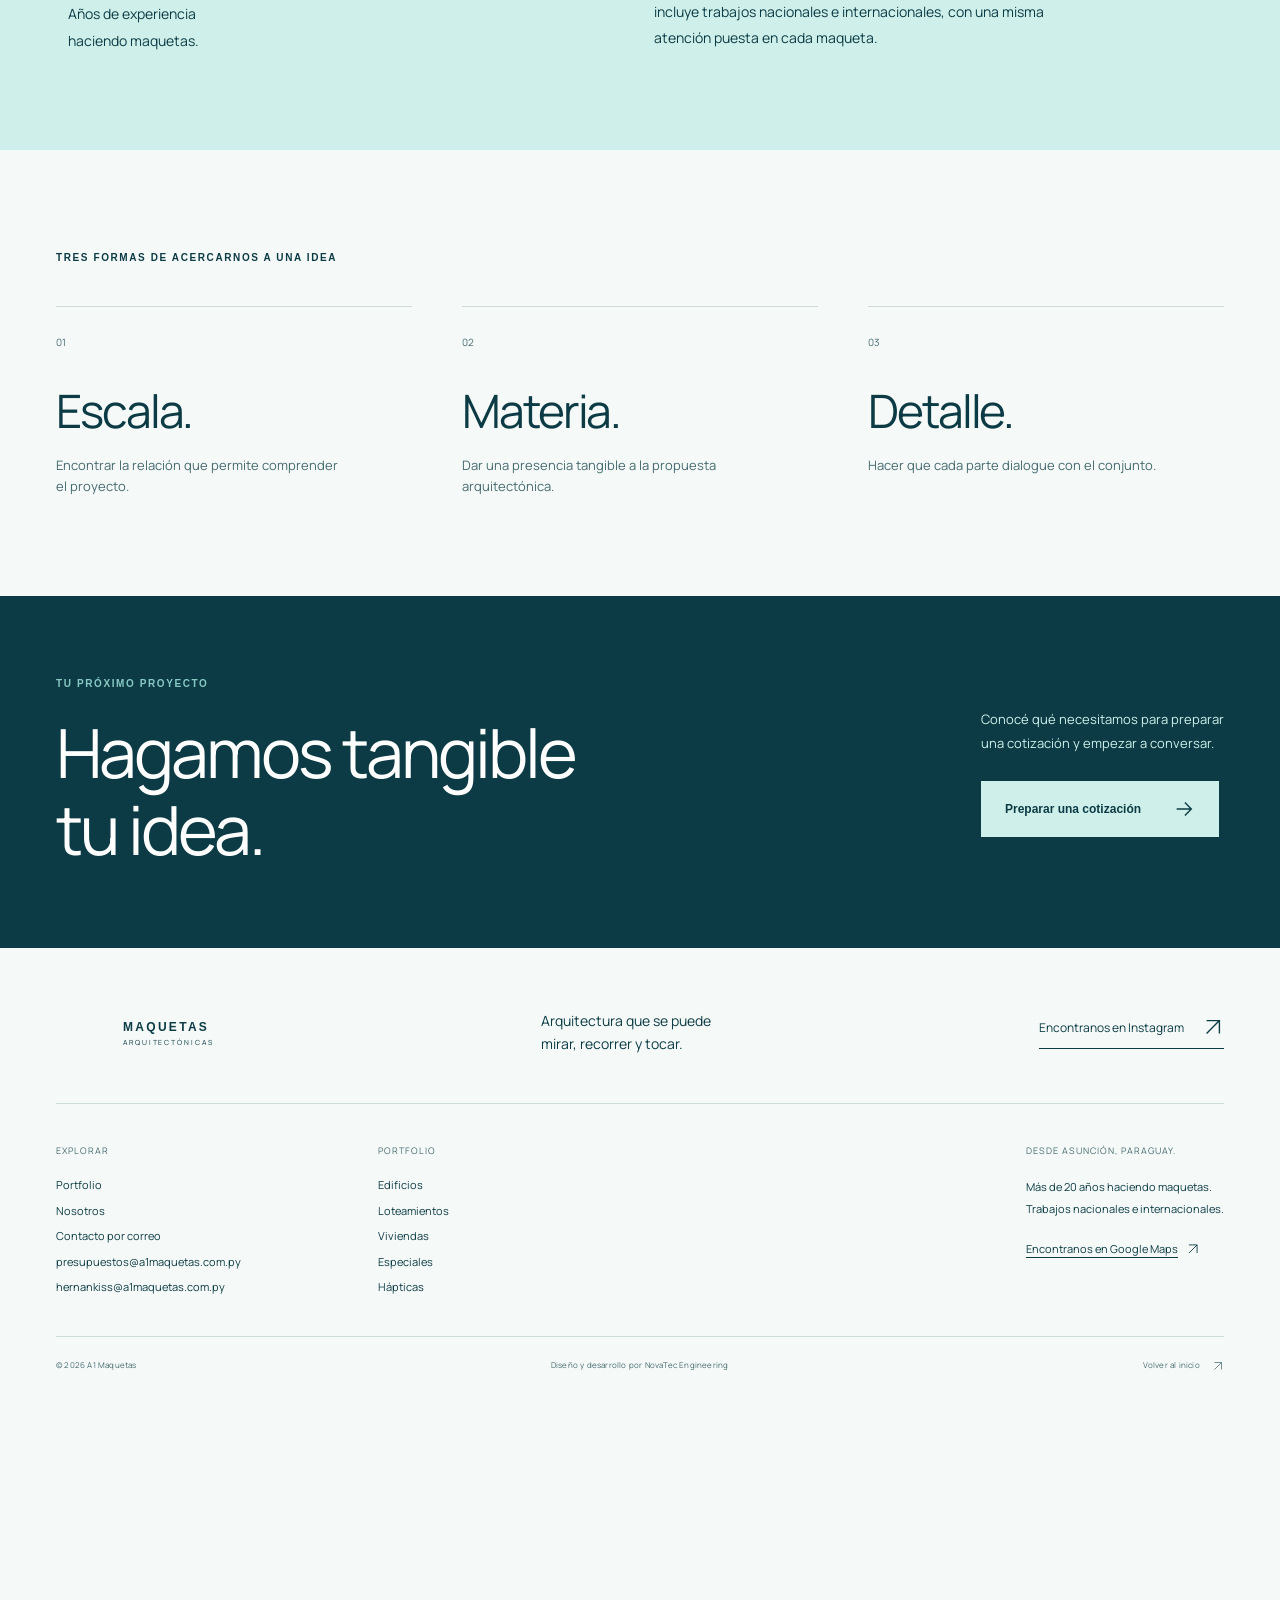
<file: taller.html>
<!doctype html><html lang="es"><head><meta charset="utf-8"><meta name="viewport" content="width=device-width,initial-scale=1"><meta http-equiv="refresh" content="0;url=nosotros.html"><title>A1 Maquetas</title><link rel="stylesheet" href="a1.css?v=20261112g"></head><body><main class="shell page-intro"><h1>A1 Maquetas</h1><p>Continuá explorando nuestro trabajo.</p><a class="button" href="nosotros.html">Ir al portfolio</a></main></body></html>
</file>
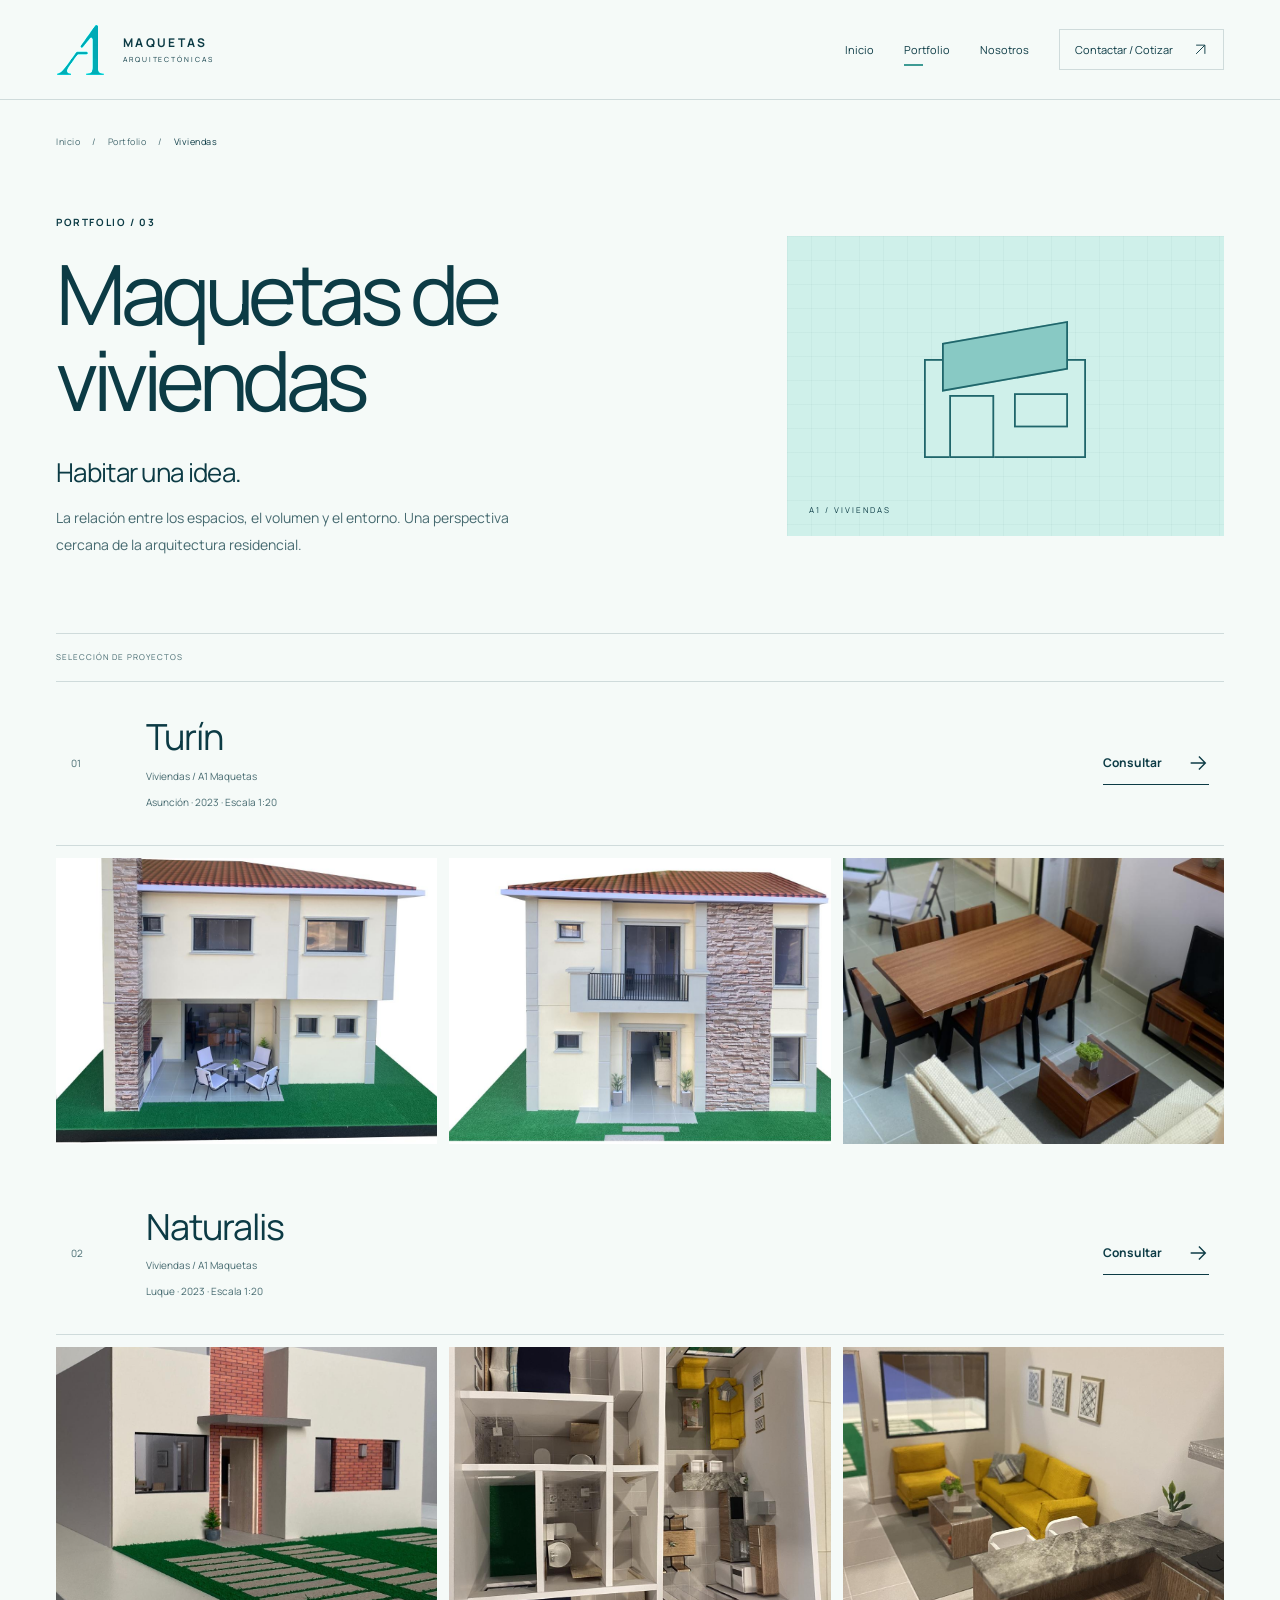
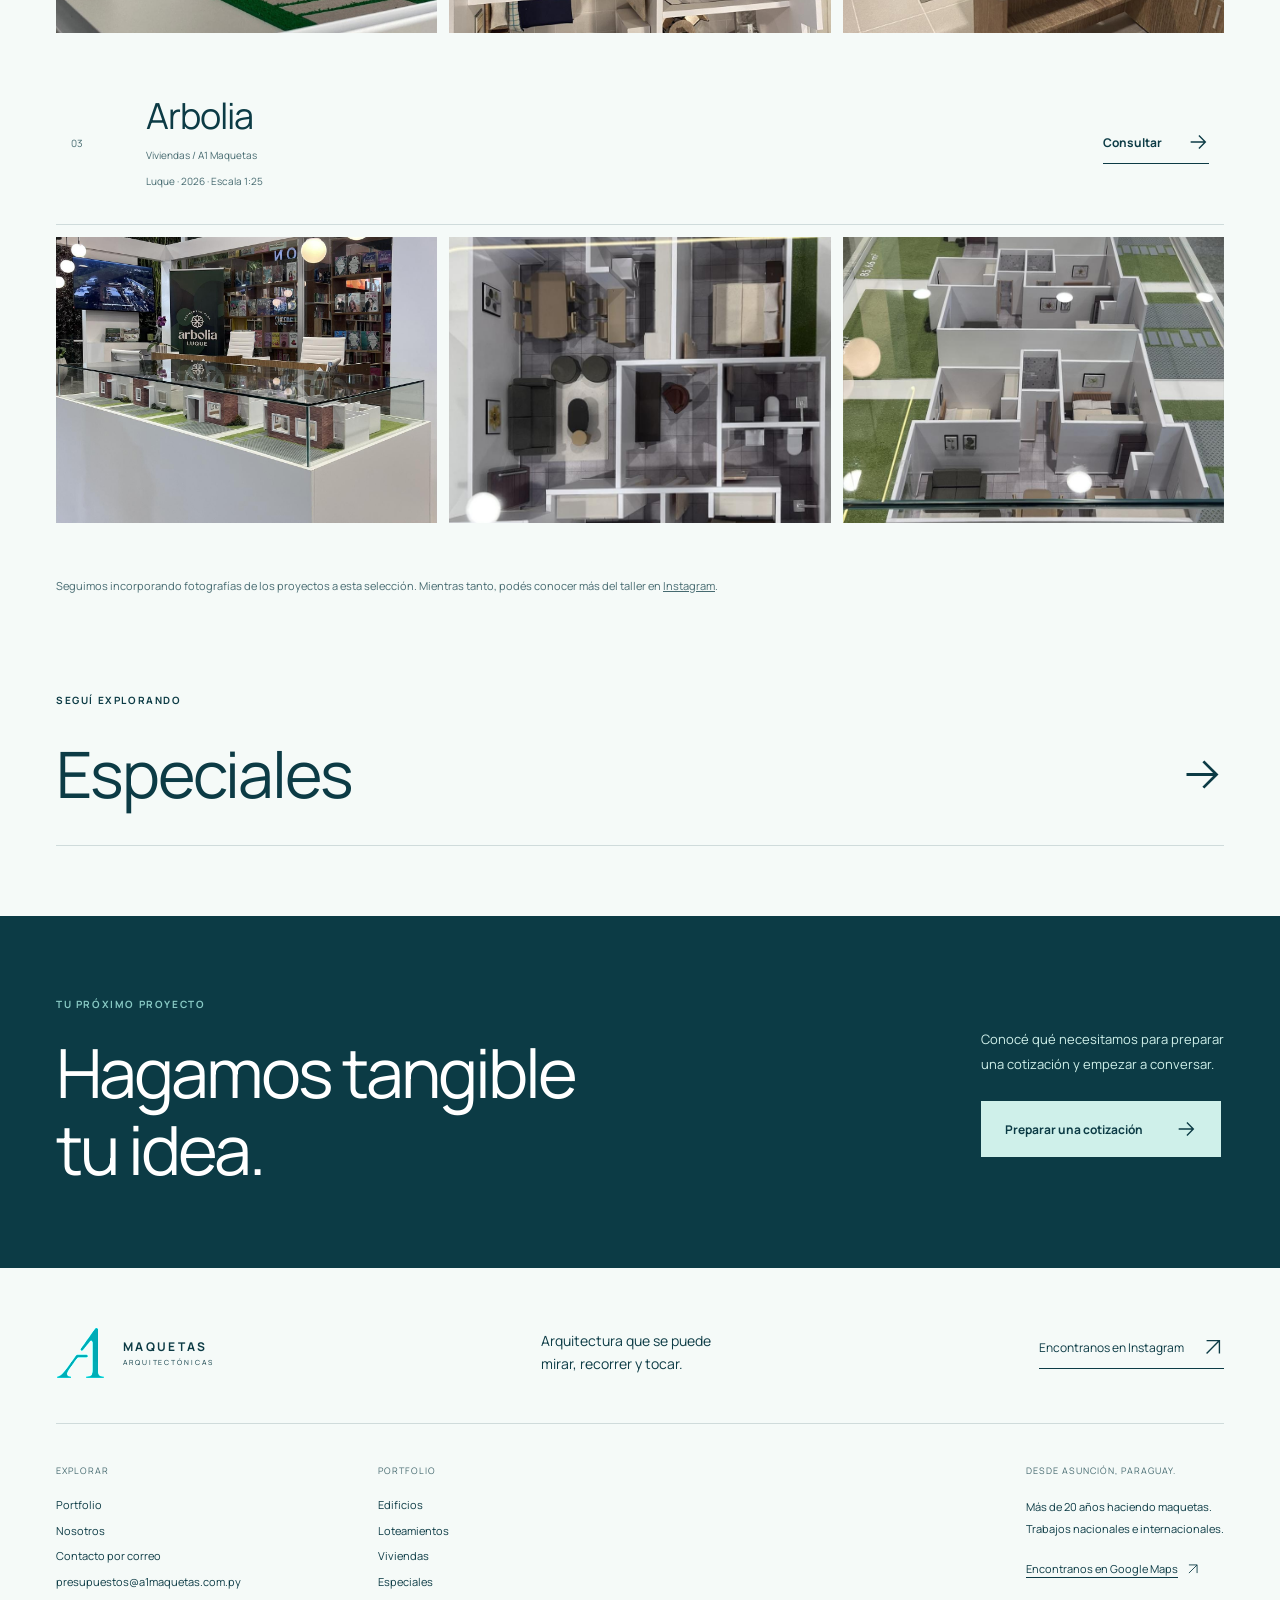
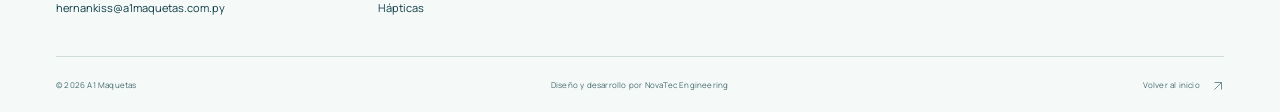
<file: viviendas.html>
<!doctype html><html lang="es"><head><script async src="https://www.googletagmanager.com/gtm.js?id=GTM-W7BB88ZN"></script><script>window.dataLayer = window.dataLayer || [];function gtag(){dataLayer.push(arguments);}gtag('js', new Date());</script><meta charset="utf-8"><meta name="viewport" content="width=device-width, initial-scale=1"><meta name="theme-color" content="#0C3B45"><meta name="robots" content="index,follow,max-image-preview:large"><link rel="canonical" href="https://a1maquetas.com.py/viviendas.html"><meta property="og:url" content="https://a1maquetas.com.py/viviendas.html"><meta name="description" content="Descubrí maquetas de viviendas realizadas por A1 Maquetas, con fotografías, ubicación, año y escala de cada proyecto."><meta property="og:title" content="Maquetas de viviendas | A1 Maquetas"><meta property="og:description" content="Descubrí maquetas de viviendas realizadas por A1 Maquetas, con fotografías, ubicación, año y escala de cada proyecto."><meta property="og:type" content="website"><meta property="og:locale" content="es_PY"><meta property="og:site_name" content="A1 Maquetas"><meta property="og:image" content="https://a1maquetas.com.py/assets/photos/portada-1.jpg"><meta property="og:image:alt" content="Maqueta arquitectónica de torres realizada por A1 Maquetas"><meta name="twitter:card" content="summary_large_image"><title>Maquetas de viviendas | A1 Maquetas</title><link rel="icon" type="image/png" href="assets/favicon-a1.png?v=20261105"><link rel="preload" href="assets/fonts/manrope-regular.ttf" as="font" type="font/ttf" crossorigin><link rel="stylesheet" href="a1.css?v=20261112g"><script defer src="a1.js?v=20261112g"></script><script type="application/ld+json">{"@context": "https://schema.org", "@graph": [{"@type": "BreadcrumbList", "@id": "https://a1maquetas.com.py/viviendas.html#breadcrumb", "itemListElement": [{"@type": "ListItem", "position": 1, "name": "Inicio", "item": "https://a1maquetas.com.py/"}, {"@type": "ListItem", "position": 2, "name": "Portfolio", "item": "https://a1maquetas.com.py/proyectos.html"}, {"@type": "ListItem", "position": 3, "name": "Viviendas", "item": "https://a1maquetas.com.py/viviendas.html"}]}, {"@type": "ItemList", "@id": "https://a1maquetas.com.py/viviendas.html#projects", "name": "Selección de viviendas de A1 Maquetas", "itemListElement": [{"@type": "ListItem", "position": 1, "name": "Turín", "url": "https://a1maquetas.com.py/viviendas.html#proyecto-1"}, {"@type": "ListItem", "position": 2, "name": "Naturalis", "url": "https://a1maquetas.com.py/viviendas.html#proyecto-2"}, {"@type": "ListItem", "position": 3, "name": "Arbolia", "url": "https://a1maquetas.com.py/viviendas.html#proyecto-3"}]}, {"@type": "CollectionPage", "@id": "https://a1maquetas.com.py/viviendas.html#webpage", "url": "https://a1maquetas.com.py/viviendas.html", "name": "Maquetas de viviendas | A1 Maquetas", "description": "Descubrí maquetas de viviendas realizadas por A1 Maquetas, con fotografías, ubicación, año y escala de cada proyecto.", "inLanguage": "es-PY", "isPartOf": {"@id": "https://a1maquetas.com.py/#website"}, "about": {"@id": "https://a1maquetas.com.py/#organization"}, "breadcrumb": {"@id": "https://a1maquetas.com.py/viviendas.html#breadcrumb"}, "mainEntity": {"@id": "https://a1maquetas.com.py/viviendas.html#projects"}}]}</script></head><body id="top"><a class="skip" href="#contenido">Saltar al contenido</a><header class="header"><div class="shell header-inner"><a class="logo" href="./" aria-label="A1 Maquetas, inicio"><span class="logo-mark"><img src="assets/logo-a1.jpg" alt="" width="84" height="84"></span><span class="logo-word">MAQUETAS<span>ARQUITECTÓNICAS</span></span></a><button class="menu-toggle" aria-controls="main-nav" aria-expanded="false"><span>Menú</span><span class="menu-lines" aria-hidden="true"></span></button><nav class="main-nav" id="main-nav" aria-label="Navegación principal"><a href="./" >Inicio</a><a href="proyectos.html" aria-current="page">Portfolio</a><a href="nosotros.html" >Nosotros</a><a class="nav-quote" href="cotizacion.html" >Contactar / Cotizar <svg class="icon" viewBox="0 0 24 24" fill="none" stroke="currentColor" stroke-width="1.5" aria-hidden="true"><path d="M5 19 19 5M5 5h14v14"/></svg></a></nav></div></header><main id="contenido"><nav class="breadcrumb shell" aria-label="Ruta de navegación"><a href="./">Inicio</a><span>/</span><a href="proyectos.html">Portfolio</a><span>/</span><span aria-current="page">Viviendas</span></nav><section class="category-intro shell"><div><span class="eyebrow">Portfolio / 03</span><h1>Maquetas de viviendas</h1><h2>Habitar una idea.</h2><p>La relación entre los espacios, el volumen y el entorno. Una perspectiva cercana de la arquitectura residencial.</p></div><div class="category-graphic" aria-hidden="true"><div class="category-symbol symbol-viviendas"><i></i><i></i><i></i><i></i></div><span>A1 / VIVIENDAS</span></div></section><section class="shell category-selection"><div class="catalog-meta"><span>Selección de proyectos</span></div><article class="category-project" id="proyecto-1"><span>01</span><div><h2>Turín</h2><p>Viviendas / A1 Maquetas</p><p>Asunción · 2023 · Escala 1:20</p></div><a class="text-link" href="cotizacion.html?referencia=Tur%C3%ADn">Consultar <svg class="icon" viewBox="0 0 24 24" fill="none" stroke="currentColor" stroke-width="1.5" aria-hidden="true"><path d="M4 12h15M13 5l7 7-7 7"/></svg></a></article><div class="riviere-gallery" aria-label="Fotografías de Turín"><button type="button" class="riviere-photo" data-lightbox="assets/photos/turin-1.jpg" data-caption="Turín · A1 Maquetas" aria-label="Ampliar fotografía 1 de Turín"><img src="assets/photos/turin-1.jpg" alt="Maqueta Turín, vista 1" loading="lazy"></button><button type="button" class="riviere-photo" data-lightbox="assets/photos/turin-2.jpg" data-caption="Turín · A1 Maquetas" aria-label="Ampliar fotografía 2 de Turín"><img src="assets/photos/turin-2.jpg" alt="Maqueta Turín, vista 2" loading="lazy"></button><button type="button" class="riviere-photo" data-lightbox="assets/photos/turin-3.jpg" data-caption="Turín · A1 Maquetas" aria-label="Ampliar fotografía 3 de Turín"><img src="assets/photos/turin-3.jpg" alt="Maqueta Turín, vista 3" loading="lazy"></button></div><article class="category-project" id="proyecto-2"><span>02</span><div><h2>Naturalis</h2><p>Viviendas / A1 Maquetas</p><p>Luque · 2023 · Escala 1:20</p></div><a class="text-link" href="cotizacion.html?referencia=Naturalis">Consultar <svg class="icon" viewBox="0 0 24 24" fill="none" stroke="currentColor" stroke-width="1.5" aria-hidden="true"><path d="M4 12h15M13 5l7 7-7 7"/></svg></a></article><div class="riviere-gallery" aria-label="Fotografías de Naturalis"><button type="button" class="riviere-photo" data-lightbox="assets/photos/naturalis-1.jpg" data-caption="Naturalis · A1 Maquetas" aria-label="Ampliar fotografía 1 de Naturalis"><img src="assets/photos/naturalis-1.jpg" alt="Maqueta Naturalis, vista 1" loading="lazy"></button><button type="button" class="riviere-photo" data-lightbox="assets/photos/naturalis-2.jpg" data-caption="Naturalis · A1 Maquetas" aria-label="Ampliar fotografía 2 de Naturalis"><img src="assets/photos/naturalis-2.jpg" alt="Maqueta Naturalis, vista 2" loading="lazy"></button><button type="button" class="riviere-photo" data-lightbox="assets/photos/naturalis-3.jpg" data-caption="Naturalis · A1 Maquetas" aria-label="Ampliar fotografía 3 de Naturalis"><img src="assets/photos/naturalis-3.jpg" alt="Maqueta Naturalis, vista 3" loading="lazy"></button></div><article class="category-project" id="proyecto-3"><span>03</span><div><h2>Arbolia</h2><p>Viviendas / A1 Maquetas</p><p>Luque · 2026 · Escala 1:25</p></div><a class="text-link" href="cotizacion.html?referencia=Arbolia">Consultar <svg class="icon" viewBox="0 0 24 24" fill="none" stroke="currentColor" stroke-width="1.5" aria-hidden="true"><path d="M4 12h15M13 5l7 7-7 7"/></svg></a></article><div class="riviere-gallery" aria-label="Fotografías de Arbolia"><button type="button" class="riviere-photo" data-lightbox="assets/photos/arbolia-1.jpg" data-caption="Arbolia · A1 Maquetas" aria-label="Ampliar fotografía 1 de Arbolia"><img src="assets/photos/arbolia-1.jpg" alt="Maqueta Arbolia, vista 1" loading="lazy"></button><button type="button" class="riviere-photo" data-lightbox="assets/photos/arbolia-2.jpg" data-caption="Arbolia · A1 Maquetas" aria-label="Ampliar fotografía 2 de Arbolia"><img src="assets/photos/arbolia-2.jpg" alt="Maqueta Arbolia, vista 2" loading="lazy"></button><button type="button" class="riviere-photo" data-lightbox="assets/photos/arbolia-3.jpg" data-caption="Arbolia · A1 Maquetas" aria-label="Ampliar fotografía 3 de Arbolia"><img src="assets/photos/arbolia-3.jpg" alt="Maqueta Arbolia, vista 3" loading="lazy"></button></div><p class="collection-note">Seguimos incorporando fotografías de los proyectos a esta selección. Mientras tanto, podés conocer más del taller en <a href="https://www.instagram.com/a1maquetas/" target="_blank" rel="noopener noreferrer">Instagram</a>.</p></section><section class="next-category shell"><span class="eyebrow">Seguí explorando</span><a href="especiales.html"><span>Especiales</span><svg class="icon" viewBox="0 0 24 24" fill="none" stroke="currentColor" stroke-width="1.5" aria-hidden="true"><path d="M4 12h15M13 5l7 7-7 7"/></svg></a></section><section class="cta"><div class="shell cta-inner"><div><span class="eyebrow">Tu próximo proyecto</span><h2>Hagamos tangible<br>tu idea.</h2></div><div><p>Conocé qué necesitamos para preparar<br>una cotización y empezar a conversar.</p><a class="button button-light" href="cotizacion.html">Preparar una cotización <svg class="icon" viewBox="0 0 24 24" fill="none" stroke="currentColor" stroke-width="1.5" aria-hidden="true"><path d="M4 12h15M13 5l7 7-7 7"/></svg></a></div></div></section></main><footer class="footer"><div class="shell"><div class="footer-top"><a class="logo" href="./" aria-label="A1 Maquetas, inicio"><span class="logo-mark"><img src="assets/logo-a1.jpg" alt="" width="84" height="84"></span><span class="logo-word">MAQUETAS<span>ARQUITECTÓNICAS</span></span></a><p>Arquitectura que se puede<br>mirar, recorrer y tocar.</p><a class="footer-social" href="https://www.instagram.com/a1maquetas/" target="_blank" rel="noopener noreferrer">Encontranos en Instagram <svg class="icon" viewBox="0 0 24 24" fill="none" stroke="currentColor" stroke-width="1.5" aria-hidden="true"><path d="M5 19 19 5M5 5h14v14"/></svg></a></div><div class="footer-links"><div><span>Explorar</span><a href="proyectos.html">Portfolio</a><a href="nosotros.html">Nosotros</a><a href="cotizacion.html">Contacto por correo</a><a href="mailto:presupuestos@a1maquetas.com.py">presupuestos@a1maquetas.com.py</a><a href="mailto:hernankiss@a1maquetas.com.py">hernankiss@a1maquetas.com.py</a></div><div><span>Portfolio</span><a href="edificios.html">Edificios</a><a href="loteamientos.html">Loteamientos</a><a href="viviendas.html">Viviendas</a><a href="especiales.html">Especiales</a><a href="hapticas.html">Hápticas</a></div><div class="footer-place"><span>Desde Asunción, Paraguay.</span><p>Más de 20 años haciendo maquetas.<br>Trabajos nacionales e internacionales.</p><a href="https://www.google.com/maps/?cid=9102080545952482579" target="_blank" rel="noopener noreferrer">Encontranos en Google Maps <svg class="icon" viewBox="0 0 24 24" fill="none" stroke="currentColor" stroke-width="1.5" aria-hidden="true"><path d="M5 19 19 5M5 5h14v14"/></svg></a></div></div><div class="footer-bottom"><span>© 2026 A1 Maquetas</span><span>Diseño y desarrollo por NovaTec Engineering</span><a href="#top">Volver al inicio <svg class="icon" viewBox="0 0 24 24" fill="none" stroke="currentColor" stroke-width="1.5" aria-hidden="true"><path d="M5 19 19 5M5 5h14v14"/></svg></a></div></div></footer><dialog class="lightbox" id="lightbox" aria-label="Fotografía ampliada"><button class="lightbox-close" aria-label="Cerrar fotografía"><svg class="icon" viewBox="0 0 24 24" fill="none" stroke="currentColor" stroke-width="1.5" aria-hidden="true"><path d="m6 6 12 12M6 18 18 6"/></svg></button><img src="assets/photos/a1-residencial.jpg" alt=""><p></p></dialog></body></html>
</file>
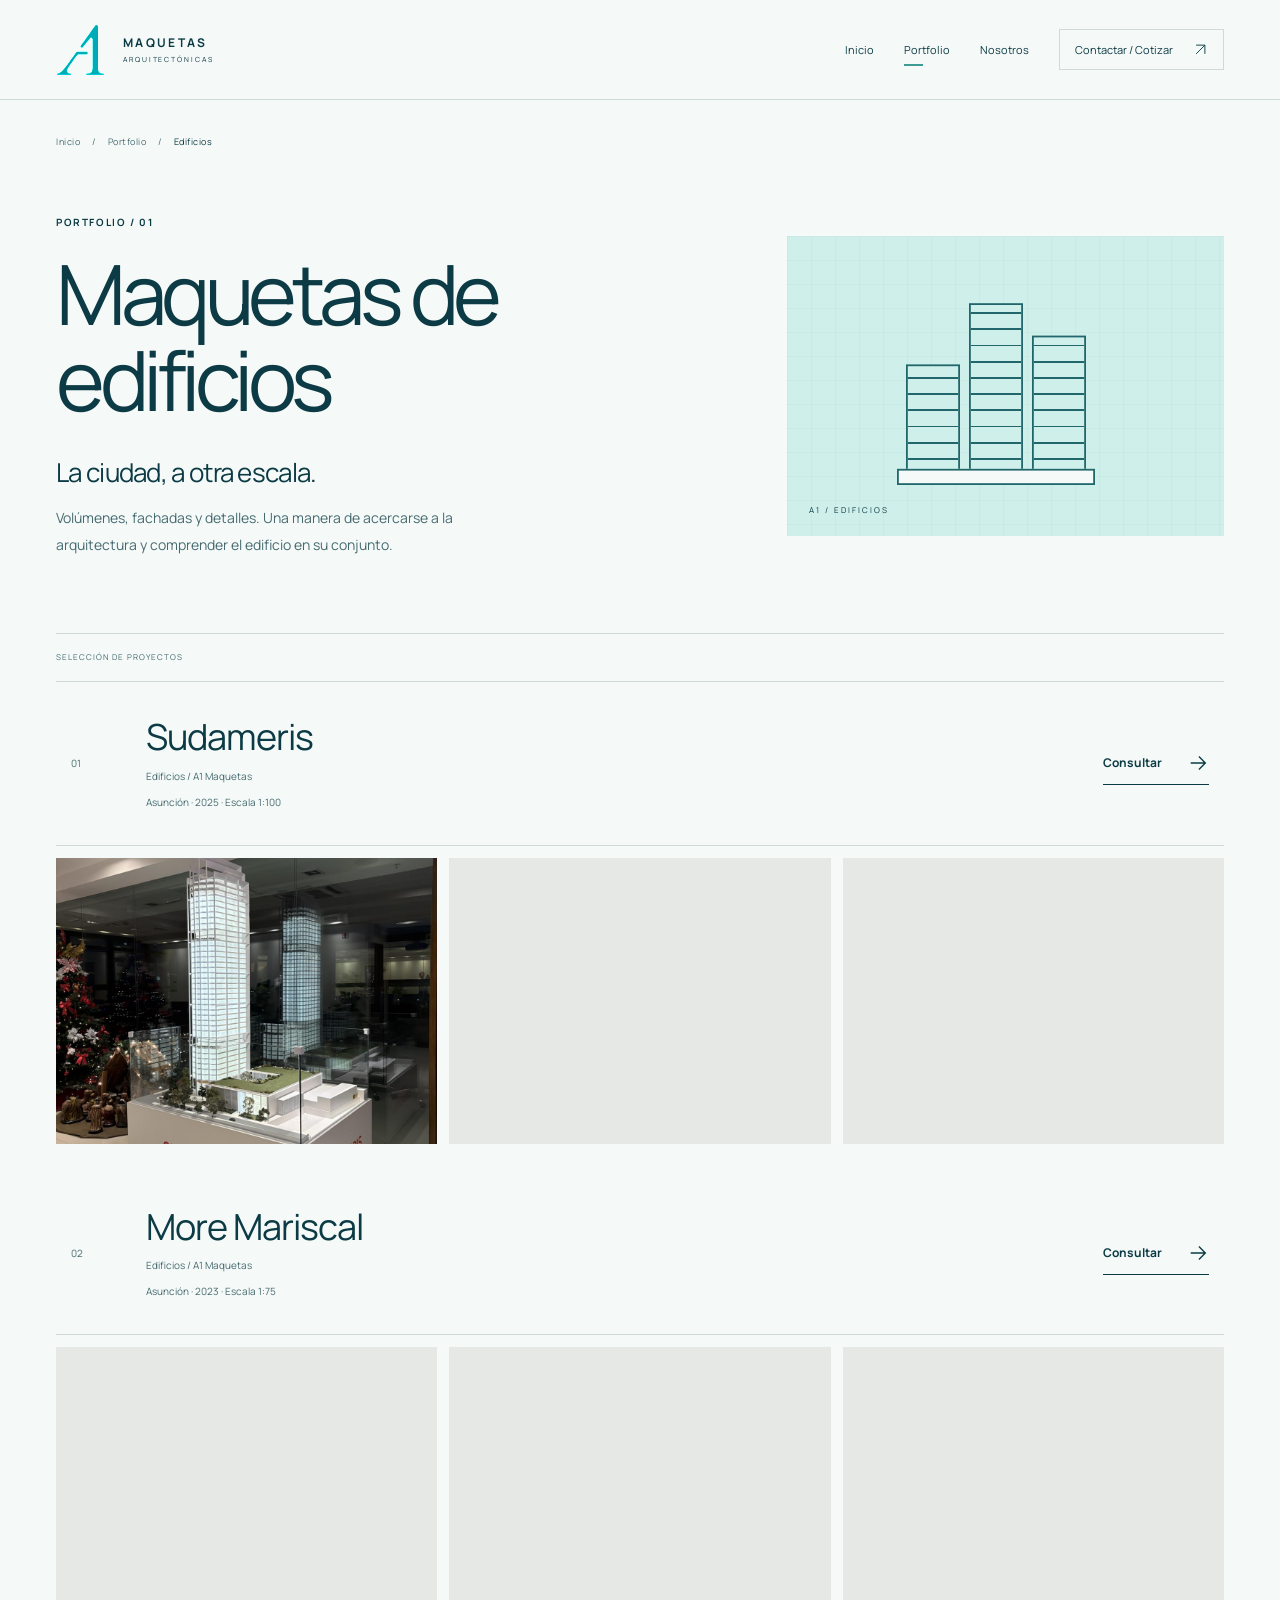
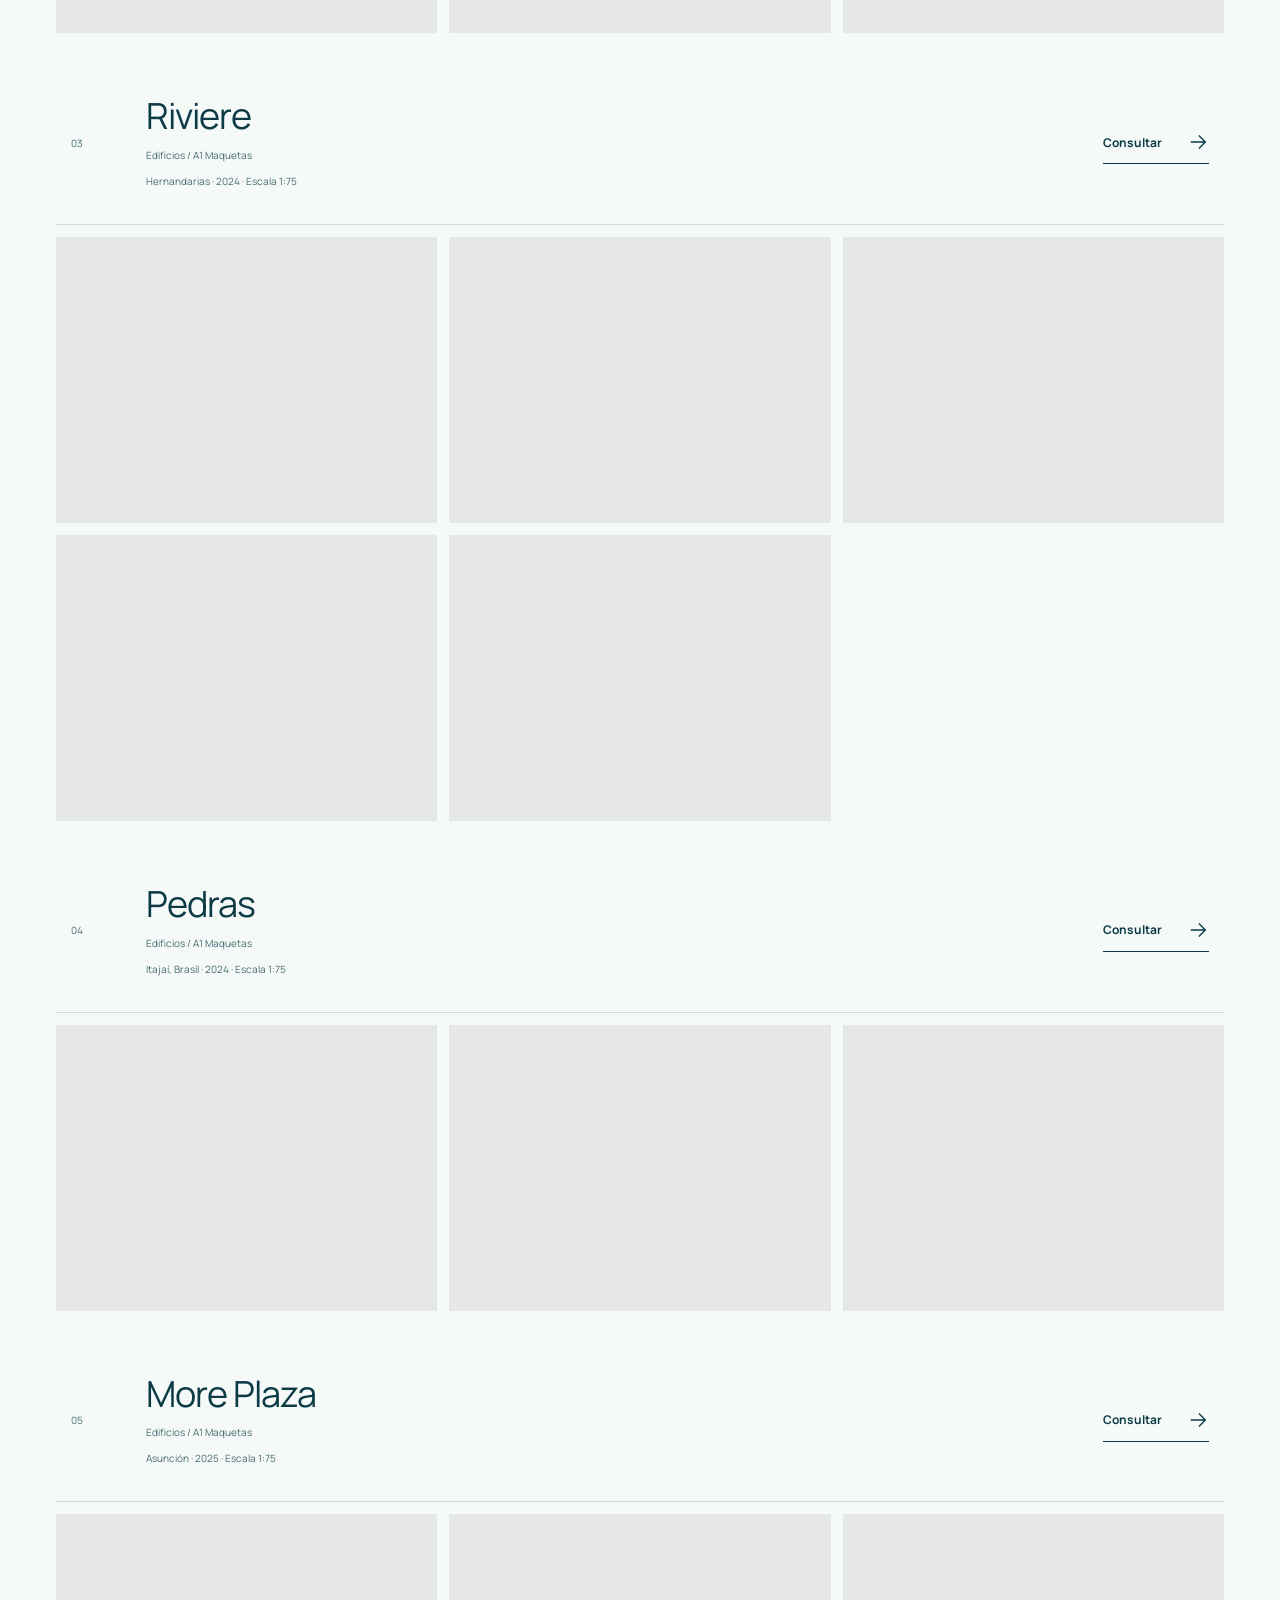
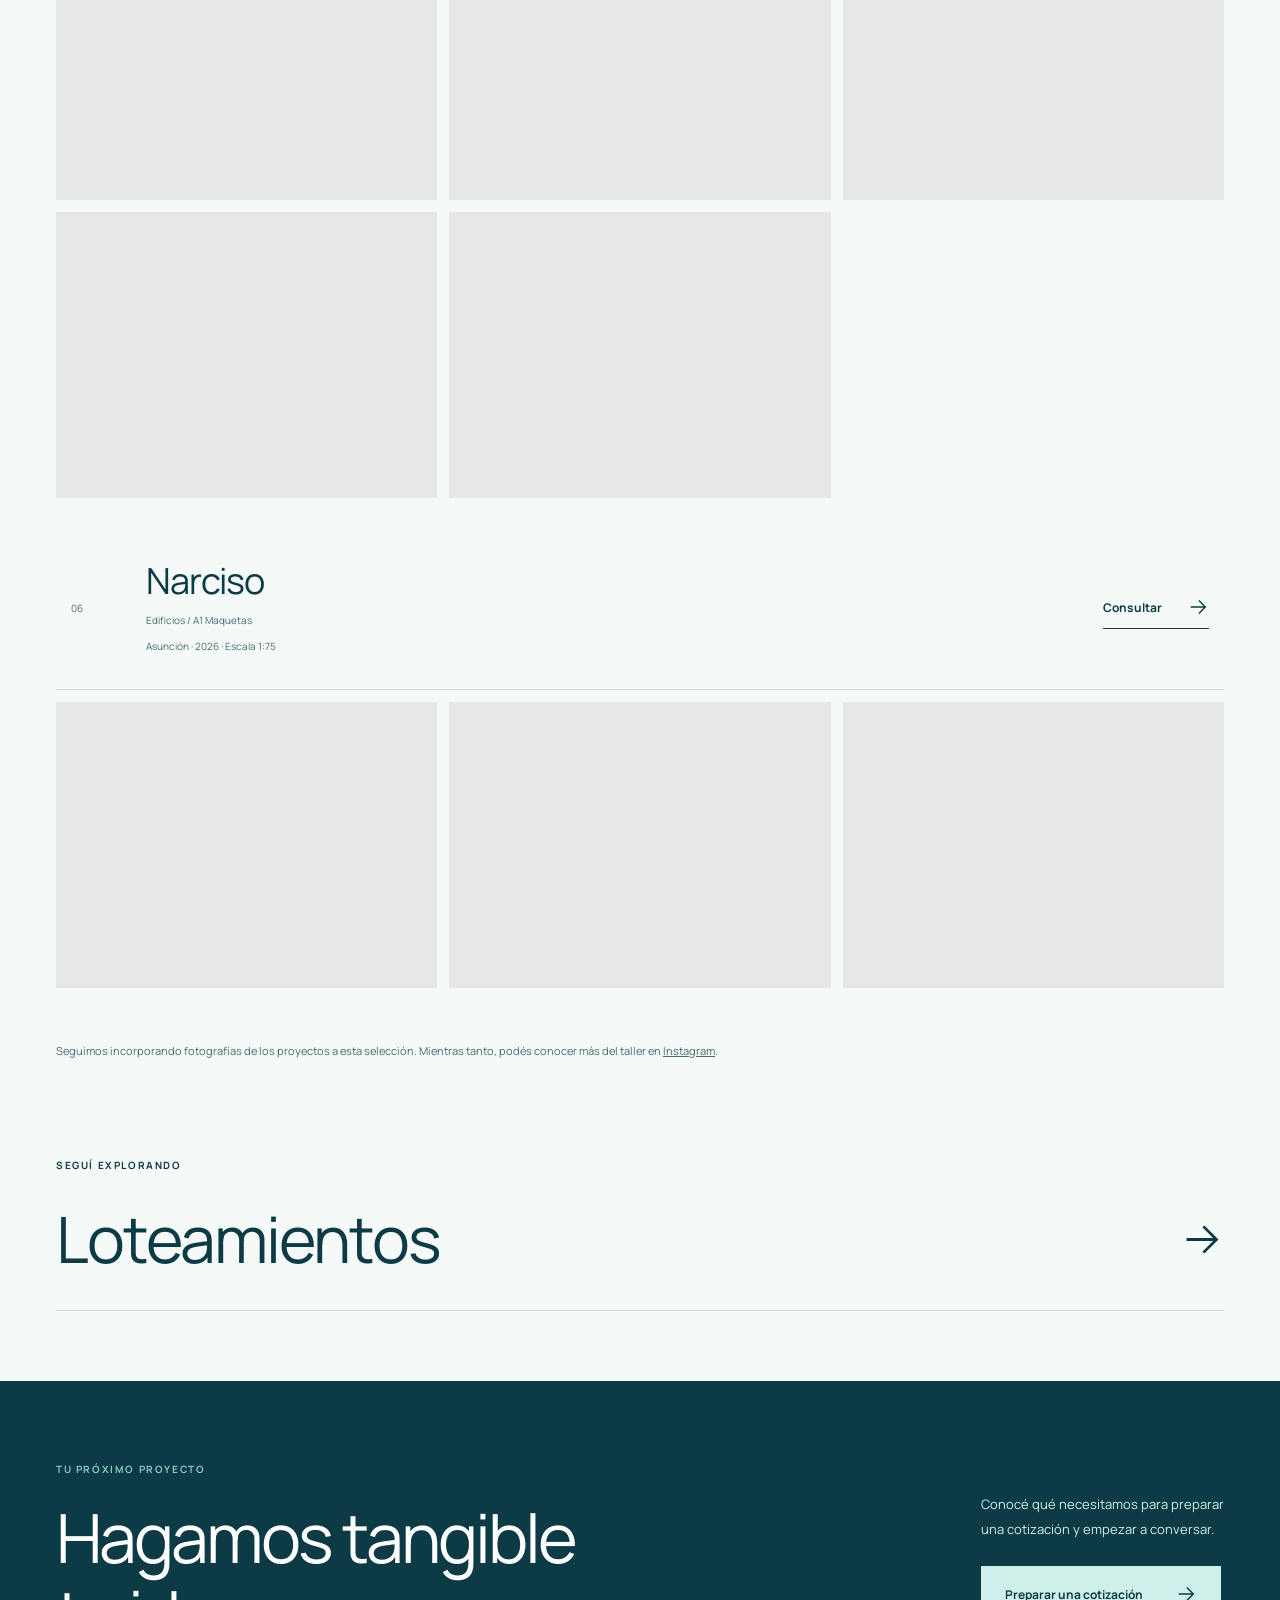
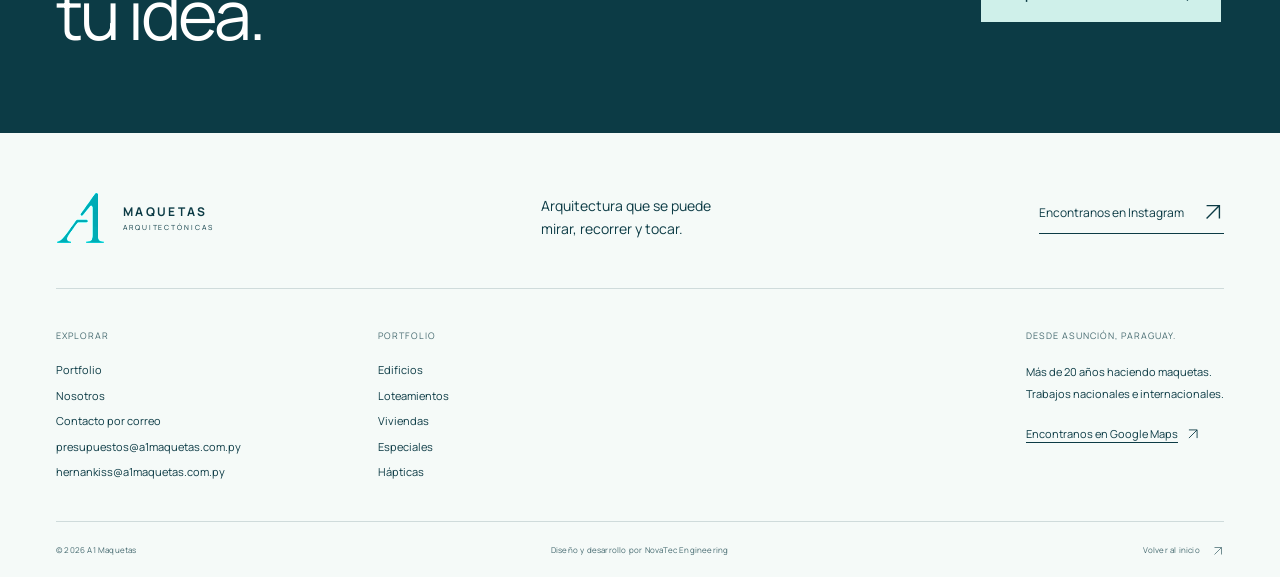
<file: wtc-asuncion.html>
<!doctype html><html lang="es"><head><meta charset="utf-8"><meta name="viewport" content="width=device-width,initial-scale=1"><meta http-equiv="refresh" content="0;url=edificios.html"><title>A1 Maquetas</title><link rel="stylesheet" href="a1.css?v=20261112g"></head><body><main class="shell page-intro"><h1>A1 Maquetas</h1><p>Continuá explorando nuestro trabajo.</p><a class="button" href="edificios.html">Ir al portfolio</a></main></body></html>
</file>
<file: a1.css>
@font-face{font-family:Manrope;src:url('assets/fonts/manrope-regular.ttf') format('truetype');font-weight:400;font-style:normal;font-display:swap}@font-face{font-family:Manrope;src:url('assets/fonts/manrope-bold.ttf') format('truetype');font-weight:600 800;font-style:normal;font-display:swap}
:root{--mint:#CFF0EA;--soft:#88C9C4;--teal:#3E9B94;--deep:#20666B;--ink:#0C3B45;--paper:#F5FAF8;--white:#fff;--line:#0c3b4529;--muted:#466a70;--font:Manrope,Arial,sans-serif}*{box-sizing:border-box}html{scroll-behavior:smooth;scroll-padding-top:115px}body{margin:0;background:var(--paper);color:var(--ink);font-family:var(--font);font-size:15px;line-height:1.6;-webkit-font-smoothing:antialiased}body:has(dialog[open]){overflow:hidden}a{color:inherit;text-decoration:none}button,input,textarea,select{font:inherit}button,a{touch-action:manipulation}button{cursor:pointer}button{color:inherit}img{display:block;max-width:100%}h1,h2,h3,p,figure{margin:0}h1,h2,h3{font-weight:400}button{background:none;border:0}input,textarea,select{border-radius:0}button,a,input,textarea,select{ -webkit-tap-highlight-color:transparent}:focus-visible{outline:2px solid var(--deep);outline-offset:5px}.footer :focus-visible,.cta :focus-visible,.gallery-stage :focus-visible{outline-color:var(--mint)}::selection{background:var(--soft);color:var(--ink)}[hidden]{display:none!important}.shell{width:min(1320px,calc(100% - 112px));margin-inline:auto}.icon{width:22px;height:22px;flex-shrink:0;vertical-align:middle}.eyebrow,.small-caps,.breadcrumb,.catalog-meta,.require-tag,.footer-bottom{font-size:10px;letter-spacing:1.6px;text-transform:uppercase}.eyebrow{display:flex;align-items:center;gap:10px;font-weight:700}.eyebrow i{width:6px;height:6px;border-radius:50%;background:var(--deep)}.small-caps{font-size:9px}.button{display:inline-flex;align-items:center;justify-content:space-between;gap:32px;min-height:54px;padding:16px 23px;background:var(--ink);color:var(--white);border:1px solid var(--ink);font-size:12px;font-weight:700;transition:background .2s,transform .2s}.button:hover{background:var(--deep);transform:translateY(-2px)}.button-light{background:var(--mint);color:var(--ink);border-color:var(--mint)}.button-light:hover{background:var(--white)}.button-outline{background:transparent;color:var(--ink)}.button-outline:hover{color:var(--white)}.text-link{display:inline-flex;align-items:center;justify-content:space-between;gap:25px;padding-block:10px;border-bottom:1px solid currentColor;font-size:12px;font-weight:700}.text-link .icon{transition:transform .2s}.text-link:hover .icon{transform:translateX(5px)}.skip{position:fixed;left:20px;top:-70px;padding:12px;background:var(--ink);color:white;z-index:100}.skip:focus{top:10px}.header{height:100px;background:var(--paper);border-bottom:1px solid var(--line);position:relative;z-index:20}.header-inner{height:100%;display:flex;align-items:center;justify-content:space-between;gap:30px}.logo{display:inline-flex;align-items:center;gap:19px;flex-shrink:0}.logo-symbol{font-size:49px;font-weight:700;letter-spacing:-5px;line-height:1;position:relative;padding-right:8px}.logo-dot{position:absolute;width:6px;height:6px;background:var(--teal);right:-2px;bottom:5px}.logo-word{font-size:12px;font-weight:700;letter-spacing:2.3px;line-height:1.7}.logo-word>span{display:block;font-size:7px;letter-spacing:1.9px;font-weight:400}.main-nav{display:flex;align-items:center;gap:30px;font-size:11px}.main-nav>a{padding:12px 0;position:relative}.main-nav>a[aria-current=page]:after{position:absolute;content:'';bottom:4px;left:0;width:19px;height:2px;background:var(--teal)}.main-nav>a:hover{color:var(--deep)}.main-nav .nav-quote{border:1px solid var(--line);padding:11px 15px;display:flex;align-items:center;gap:20px}.main-nav .nav-quote[aria-current=page]:after{bottom:4px;left:15px}.nav-instagram{display:flex;gap:10px;align-items:center}.main-nav .icon{width:15px;height:15px}.menu-toggle{display:none}.home-intro{padding-top:62px;padding-bottom:45px;display:grid;grid-template-columns:1.3fr 1fr;gap:45px;align-items:end}h1{font-size:clamp(60px,6.2vw,96px);line-height:1.03;letter-spacing:-5.5px;margin:21px 0 0}h1 em{font-style:normal;color:var(--deep)}.intro-aside{justify-self:end;padding-bottom:5px}.intro-aside p{font-size:16px;line-height:1.8;margin:20px 0 14px}.gallery{position:relative}.gallery-stage{height:clamp(390px,44vw,630px);position:relative;background:var(--ink);overflow:hidden}.gallery-slide{height:100%;position:relative}.gallery-slide img{width:100%;height:100%;object-fit:cover;object-position:center 58%;animation:photo-in .6s ease both}.gallery-slide:nth-child(2) img{object-position:center 52%}.gallery-slide:after{content:'';position:absolute;inset:0;background:linear-gradient(180deg,#001c2600 40%,#001c26aa 100%);pointer-events:none}.gallery-slide figcaption{position:absolute;bottom:45px;left:45px;color:var(--white);z-index:1}.gallery-slide figcaption>span{display:block;text-transform:uppercase;font-size:10px;letter-spacing:2px;margin-bottom:18px}.gallery-slide figcaption strong{font-size:clamp(27px,3vw,43px);line-height:1.2;font-weight:400;letter-spacing:-1.3px}.gallery-expand{position:absolute;right:28px;bottom:35px;z-index:2;display:flex;align-items:center;gap:12px;color:white;border:1px solid #ffffff80;padding:12px 16px;background:#0c3b4540;backdrop-filter:blur(10px);font-size:10px}.gallery-expand:hover{background:var(--ink)}.gallery-expand .icon{width:18px;height:18px}.gallery-side-label{position:absolute;top:25px;right:25px;color:white;font-size:8px;letter-spacing:2px;text-shadow:0 1px 8px black}.gallery-toolbar{height:80px;display:flex;align-items:center;gap:35px;border-bottom:1px solid var(--line)}.gallery-index{display:flex;align-items:center;gap:18px;font-size:10px;font-weight:700}.gallery-index>span:last-child{opacity:.5}.gallery-track{width:150px;height:2px;background:var(--line);position:relative;overflow:hidden}.gallery-track i{position:absolute;left:0;top:0;width:20%;height:100%;background:var(--deep);transition:transform .3s}.gallery-hint{font-size:10px;color:var(--muted);margin-left:auto}.gallery-controls{display:flex;gap:10px}.gallery-controls button{width:42px;height:42px;border:1px solid var(--line);display:grid;place-items:center;transition:background .2s}.gallery-controls button:hover{background:var(--mint)}.gallery-source{display:flex;justify-content:space-between;gap:20px;padding-top:13px;color:var(--muted);font-size:9px;line-height:1.7}.gallery-source a{display:flex;gap:6px;align-items:center}.gallery-source .icon{width:12px;height:12px}.section-heading{display:flex;align-items:end;justify-content:space-between;gap:50px;margin-bottom:40px}.section-heading h2{margin-top:22px}h2{font-size:clamp(36px,3.6vw,54px);letter-spacing:-2.1px;line-height:1.13}.section-heading>p{font-size:13px;line-height:1.9;color:var(--muted);max-width:410px}.portfolio-section{padding-block:110px}.category-grid{display:grid;grid-template-columns:repeat(5,1fr);border-block:1px solid var(--line)}.category-tile{display:flex;flex-direction:column;min-width:0;padding:25px 22px 25px;border-right:1px solid var(--line);transition:background .3s}.category-tile:first-child{border-left:1px solid var(--line)}.category-tile:hover{background:var(--mint)}.tile-top{display:flex;align-items:center;justify-content:space-between;font-size:10px;color:var(--deep)}.tile-top .icon{width:18px;height:18px;transition:transform .3s}.category-tile:hover .tile-top .icon{transform:translate(3px,-3px)}.tile-bottom h3{font-size:19px;letter-spacing:-.6px}.tile-bottom>span{font-size:9px;color:var(--muted);display:block;margin-top:8px}.category-symbol{height:100px;width:110px;position:relative;margin:40px auto;flex-shrink:0;isolation:isolate}.category-symbol i{display:block;position:absolute;border:1px solid var(--deep);background:var(--mint);transition:transform .4s}.symbol-edificios i{bottom:0;width:30px;background:repeating-linear-gradient(0deg,var(--mint) 0 8px,var(--deep) 8px 9px)}.symbol-edificios i:nth-child(1){height:62px;left:0}.symbol-edificios i:nth-child(2){height:96px;left:35px}.symbol-edificios i:nth-child(3){height:78px;left:70px}.symbol-edificios i:nth-child(4){height:9px;width:110px;left:-5px;bottom:-5px;background:var(--paper)}.symbol-loteamientos{transform:rotate(-22deg) skew(10deg,10deg)}.symbol-loteamientos i{width:46px;height:36px;left:6px;top:6px;background:repeating-linear-gradient(90deg,var(--mint) 0 10px,var(--deep) 10px 11px)}.symbol-loteamientos i:nth-child(2){left:58px}.symbol-loteamientos i:nth-child(3){top:48px}.symbol-loteamientos i:nth-child(4){left:58px;top:48px}.symbol-viviendas i:first-child{width:90px;height:55px;top:35px;left:10px}.symbol-viviendas i:nth-child(2){width:70px;height:27px;left:20px;top:20px;transform:skewY(-10deg);background:var(--soft)}.symbol-viviendas i:nth-child(3){width:25px;height:35px;top:55px;left:24px}.symbol-viviendas i:nth-child(4){width:30px;height:19px;top:54px;left:60px}.symbol-especiales i{width:46px;height:46px;transform:rotate(45deg);background:transparent}.symbol-especiales i:nth-child(1){top:8px;left:33px}.symbol-especiales i:nth-child(2){top:40px;left:1px}.symbol-especiales i:nth-child(3){top:40px;left:65px}.symbol-especiales i:nth-child(4){top:40px;left:33px;background:var(--soft);z-index:-1}.symbol-hapticas i{border-radius:50%;background:none;width:100px;height:100px;left:5px}.symbol-hapticas i:nth-child(2){inset:12px 17px;width:76px;height:76px}.symbol-hapticas i:nth-child(3){inset:24px 29px;width:52px;height:52px}.symbol-hapticas i:nth-child(4){inset:36px 41px;width:28px;height:28px;background:var(--soft)}.category-tile:hover .symbol-edificios i:nth-child(2){transform:translateY(-7px)}.category-tile:hover .symbol-hapticas i:nth-child(4){transform:translateY(-7px)}.about-band{background:var(--mint);padding-block:95px;position:relative;overflow:hidden}.about-grid{display:grid;grid-template-columns:1fr 1.1fr;gap:80px;align-items:center}.experience-number>span{font-size:clamp(125px,18vw,250px);letter-spacing:-20px;line-height:1;font-weight:400}.experience-number p{font-size:12px;line-height:1.9;margin-top:24px;margin-left:12px}.about-grid h2{margin:25px 0}.about-grid h2 em{font-style:normal;color:var(--deep)}.about-grid>div>p{max-width:420px;font-size:14px;line-height:1.9}.about-grid .text-link{margin-top:25px}.quote-preview{padding-block:110px}.requirements{display:grid;grid-template-columns:repeat(3,1fr);border-block:1px solid var(--line)}.requirements article{padding:35px 35px 30px 0;border-right:1px solid var(--line)}.requirements article+article{padding-left:35px}.requirements article:last-child{border-right:0}.require-number{font-size:12px;color:var(--deep)}.requirements h3{font-size:25px;letter-spacing:-.8px;margin:35px 0 14px}.requirements p{color:var(--muted);font-size:12px;line-height:1.9;max-width:280px;min-height:70px}.require-tag{display:inline-block;margin-top:25px;font-size:8px;color:var(--deep);letter-spacing:1px}.cta{background:var(--ink);color:var(--white);padding-block:80px}.cta-inner{display:flex;align-items:center;justify-content:space-between;gap:50px}.cta h2{font-size:clamp(45px,5.3vw,78px);margin-top:22px;letter-spacing:-3px}.cta .eyebrow{color:var(--soft)}.cta p{font-size:13px;line-height:1.9;color:var(--mint);margin-bottom:25px}.footer{padding:60px 0 20px}.footer-top{display:flex;align-items:center;justify-content:space-between;gap:40px;padding-bottom:45px;border-bottom:1px solid var(--line)}.footer-top p{font-size:14px}.footer-social{display:inline-flex;align-items:center;gap:18px;font-size:12px;border-bottom:1px solid;padding-bottom:10px}.footer-links{padding-block:40px;display:grid;grid-template-columns:.7fr 1fr 1fr;gap:40px}.footer-links>div{display:flex;flex-direction:column;align-items:start;gap:8px;font-size:11px}.footer-links>div>span{font-size:9px;color:var(--muted);text-transform:uppercase;letter-spacing:1px;margin-bottom:10px}.footer-place{justify-self:end}.footer-place p{line-height:2}.footer-bottom{padding-top:22px;border-top:1px solid var(--line);display:flex;justify-content:space-between;gap:25px;font-size:8px;text-transform:none;letter-spacing:.2px;color:var(--muted)}.footer-bottom .icon{width:12px;height:12px;margin-left:10px}.breadcrumb{display:flex;gap:12px;padding-top:35px;font-size:9px;letter-spacing:.5px;color:var(--muted);text-transform:none}.breadcrumb>span:last-child{color:var(--ink)}.page-intro{padding-top:65px;padding-bottom:65px}.page-intro h1{font-size:clamp(53px,6vw,88px);max-width:1100px;letter-spacing:-4.5px}.page-lead{display:flex;justify-content:space-between;align-items:end;gap:30px;margin-top:32px}.page-lead>p{max-width:620px;font-size:15px;color:var(--muted);line-height:1.9}.catalog-count{font-size:9px;text-transform:uppercase;letter-spacing:1px;white-space:nowrap}.catalog{padding-bottom:80px}.catalog-tools{display:flex;align-items:end;gap:30px;justify-content:space-between;padding:25px 0;border-top:1px solid var(--line)}.filters{display:flex;flex-wrap:wrap;gap:5px}.filters button{padding:11px 13px;font-size:11px;border:1px solid transparent;min-height:44px}.filters button span{font-size:8px;opacity:.65;margin-left:6px}.filters button[aria-pressed=true]{background:var(--ink);color:white}.filters button:hover{border-color:var(--line)}.search{min-width:180px;display:grid;gap:7px}.search>span{font-size:9px;color:var(--muted)}.search input{border:0;border-bottom:1px solid var(--line);padding:6px 0 10px;background:transparent;width:100%;color:var(--ink);font-size:12px}.catalog-meta{display:flex;justify-content:space-between;gap:25px;border-block:1px solid var(--line);padding-block:17px;color:var(--muted);font-size:8px;letter-spacing:1px}.project-row{display:grid;grid-template-columns:65px 1fr 170px 50px;gap:25px;align-items:center;padding:25px 15px;border-bottom:1px solid var(--line);transition:background .25s}.project-row:hover{background:var(--mint)}.project-number{font-size:10px;color:var(--muted)}.project-row h3{font-size:28px;letter-spacing:-.8px}.project-row h3 a{display:block}.project-category{font-size:11px;color:var(--muted)}.project-open{width:44px;height:44px;display:grid;place-items:center}.empty-state{padding:60px 0;text-align:center}.empty-state h2{font-size:30px;letter-spacing:-1px}.empty-state p{margin:20px 0}.archive-banner{display:grid;grid-template-columns:.9fr 1.1fr;align-items:center;gap:90px;padding-bottom:100px}.archive-banner h2{margin:25px 0}.archive-banner p{font-size:13px;color:var(--muted);margin-bottom:20px}.archive-banner figure{min-width:0}.image-open{padding:0;display:block;width:100%;position:relative;overflow:hidden}.image-open img{width:100%;height:330px;object-fit:cover;transition:transform .6s}.image-open:hover img{transform:scale(1.04)}.image-open>.icon{position:absolute;right:17px;bottom:17px;color:white;background:var(--ink);padding:8px;width:38px;height:38px}.archive-banner figcaption{font-size:9px;color:var(--muted);line-height:1.8;margin-top:12px}.category-intro{padding-block:65px 75px;display:grid;grid-template-columns:1.5fr 1fr;gap:75px;align-items:center}.category-intro h1{font-size:clamp(58px,6.5vw,100px);display:flex;align-items:start;gap:22px;flex-wrap:wrap}.title-count{font-size:20px;letter-spacing:0;margin-top:8px;color:var(--deep)}.category-intro h2{font-size:26px;letter-spacing:-.7px;margin-top:35px}.category-intro p{font-size:14px;color:var(--muted);max-width:480px;margin-top:18px;line-height:1.9}.category-graphic{height:300px;background:var(--mint);display:grid;place-items:center;position:relative;overflow:hidden;background-image:linear-gradient(#0c3b4509 1px,transparent 1px),linear-gradient(90deg,#0c3b4509 1px,transparent 1px);background-size:24px 24px}.category-graphic>.category-symbol{transform:scale(1.8);margin:0}.category-graphic>.symbol-loteamientos{transform:scale(1.8) rotate(-22deg) skew(10deg,10deg)}.category-graphic>span{position:absolute;bottom:20px;left:22px;font-size:8px;letter-spacing:2px}.category-selection{padding-bottom:65px}.category-project{display:flex;gap:40px;align-items:center;border-bottom:1px solid var(--line);padding:35px 15px;scroll-margin-top:30px}.category-project:target{background:var(--mint)}.category-project>span{font-size:10px;color:var(--muted);min-width:35px}.category-project h2{font-size:36px;letter-spacing:-1px}.category-project p{font-size:10px;color:var(--muted);margin-top:10px}.category-project .text-link{margin-left:auto}.collection-note{font-size:11px;color:var(--muted);margin-top:25px;max-width:750px;line-height:1.9}.collection-note a{text-decoration:underline}.next-category{padding:30px 0 70px}.next-category>a{display:flex;justify-content:space-between;align-items:center;margin-top:15px;border-bottom:1px solid var(--line);padding-bottom:20px;font-size:clamp(35px,5vw,70px);letter-spacing:-2px}.next-category>a>.icon{width:45px;height:45px}.about-story{display:grid;grid-template-columns:1fr 1fr;gap:90px;align-items:center;padding-bottom:100px}.about-story-photo{position:relative}.about-story-photo>img{width:100%;height:560px;object-fit:cover;object-position:33% center}.photo-credit{position:absolute;bottom:0;left:0;right:0;background:var(--ink);color:var(--mint);display:flex;align-items:center;justify-content:space-between;padding:12px 20px;font-size:9px}.photo-credit .icon{width:15px;height:15px}.about-story-copy h2{margin:25px 0}.about-story-copy p{font-size:14px;color:var(--muted);margin-bottom:20px;line-height:1.9}.signature{border-top:1px solid var(--line);padding-top:25px;margin-top:32px;font-size:22px;letter-spacing:-.5px}.signature span{display:block;font-size:9px;letter-spacing:.5px;margin-top:10px}.principles{padding-block:100px}.principle-grid{display:grid;grid-template-columns:repeat(3,1fr);gap:50px;margin-top:40px}.principle-grid article{border-top:1px solid var(--line);padding-top:22px}.principle-grid article>span{font-size:10px;color:var(--muted)}.principle-grid h2{margin:32px 0 18px}.principle-grid p{font-size:13px;color:var(--muted);max-width:290px}.quote-requirements{padding-bottom:85px}.brief-section{display:grid;grid-template-columns:.9fr 1.1fr;gap:95px;padding-bottom:100px}.brief-intro h2{margin:25px 0}.brief-intro p{font-size:14px;color:var(--muted);max-width:380px;line-height:1.9}.brief-intro .brief-help{font-size:11px;margin-top:20px}.brief-intro .text-link{margin-top:20px}.brief-form{display:grid;gap:28px}.brief-form label,.brief-result label{display:grid;gap:10px;font-size:11px;font-weight:700}.field-grid{display:grid;grid-template-columns:1fr 1fr;gap:24px}.brief-form input:not([type=checkbox]),.brief-form select,.brief-form textarea,.brief-result textarea{width:100%;border:0;border-bottom:1px solid var(--line);background:transparent;color:var(--ink);padding:12px 0;font-size:13px;font-weight:400;min-height:45px}.brief-form textarea{resize:vertical;min-height:100px}.brief-form input::placeholder,.brief-form textarea::placeholder{color:var(--muted);opacity:.85}.brief-form fieldset{border:0;margin:0;padding:0;min-width:0}.brief-form legend{font-size:11px;font-weight:700;padding:0}.brief-form fieldset>p{font-size:10px;color:var(--muted);margin-top:6px}.document-checks{display:flex;flex-wrap:wrap;gap:10px;margin-top:18px}.document-checks label{display:flex;align-items:center;gap:8px;border:1px solid var(--line);padding:12px;font-size:10px;font-weight:400;cursor:pointer}.document-checks label:has(input:checked){background:var(--mint);border-color:var(--deep)}.document-checks input{accent-color:var(--deep);width:15px;height:15px;margin:0}.document-progress{font-size:9px;color:var(--deep);display:block;margin-top:14px}.brief-form>.button{width:100%}.form-note{font-size:9px;color:var(--muted);margin-top:-15px}.brief-result{display:grid;grid-template-columns:.9fr 1.1fr;gap:95px;padding:45px;border:1px solid var(--line);background:var(--mint);margin-bottom:90px}.brief-result h2{margin-top:22px}.brief-result p{font-size:12px;line-height:1.9;margin-top:20px;max-width:350px}.brief-result textarea{padding:18px;background:var(--paper);border:1px solid var(--line);line-height:1.8;resize:vertical;margin-top:10px}.brief-actions{display:flex;flex-wrap:wrap;gap:10px;margin-top:20px}.brief-actions .button{font-size:11px;padding:13px 16px;gap:20px}.brief-result #copyStatus{margin-top:12px;font-size:10px}.lightbox{width:min(1400px,96vw);max-width:none;height:92vh;max-height:none;padding:50px 30px 20px;border:0;background:var(--ink);color:white;overflow:hidden}.lightbox::backdrop{background:#001b22eb;backdrop-filter:blur(8px)}.lightbox>img{width:100%;height:calc(100% - 45px);object-fit:contain}.lightbox>p{text-align:center;font-size:11px;margin-top:16px}.lightbox-close{position:absolute;top:12px;right:14px;color:white;width:36px;height:36px}.lightbox-close:focus-visible{outline-color:white}@keyframes photo-in{from{opacity:.5;transform:scale(1.015)}to{opacity:1;transform:scale(1)}}
@media(min-width:1600px){.gallery-stage{height:630px}.home-intro{padding-top:80px}}@media(max-width:1150px){.shell{width:calc(100% - 72px)}.main-nav{gap:22px}.nav-instagram{display:none}.category-tile{padding:22px 16px}.tile-bottom h3{font-size:16px}.category-symbol{transform:scale(.85);margin:32px auto}.symbol-loteamientos{transform:scale(.85) rotate(-22deg) skew(10deg,10deg)}.about-grid{gap:50px}.category-intro{gap:45px}.archive-banner,.about-story,.brief-section{gap:50px}.catalog-tools{display:block}.search{max-width:300px;margin-top:20px}.brief-result{gap:50px}.experience-number>span{letter-spacing:-14px}}@media(max-width:800px){.shell{width:calc(100% - 40px)}.header{height:82px}.logo-symbol{font-size:42px}.logo-word{font-size:10px;letter-spacing:1.6px}.logo-word>span{font-size:6px;letter-spacing:1.3px}.logo{gap:15px}.menu-toggle{display:flex;align-items:center;gap:13px;font-size:11px;padding:12px 0 12px 16px;min-height:44px}.menu-lines{width:20px;height:13px;border-block:1px solid var(--ink);position:relative}.menu-lines:after{content:'';position:absolute;top:5px;left:0;width:14px;height:1px;background:var(--ink)}.menu-toggle[aria-expanded=true] .menu-lines{border:0}.menu-toggle[aria-expanded=true] .menu-lines:after{width:20px;transform:rotate(45deg)}.menu-toggle[aria-expanded=true] .menu-lines:before{content:'';position:absolute;top:5px;width:20px;height:1px;background:var(--ink);transform:rotate(-45deg)}.main-nav{display:none;position:absolute;top:82px;left:0;right:0;background:var(--paper);padding:20px;border-bottom:1px solid var(--line);box-shadow:0 20px 30px #0c3b4512;gap:10px}.main-nav.is-open{display:flex;flex-direction:column;align-items:stretch}.main-nav>a{padding:13px}.main-nav>a[aria-current=page]:after{left:13px;bottom:8px}.main-nav .nav-instagram{display:flex}.home-intro{gap:30px;padding-top:45px;padding-bottom:35px}h1{font-size:64px;letter-spacing:-3.7px}.intro-aside p{font-size:13px}.intro-aside .small-caps{font-size:8px}.gallery-stage{height:430px}.gallery-slide figcaption{left:28px;bottom:30px}.gallery-slide figcaption strong{font-size:32px}.category-grid{grid-template-columns:repeat(3,1fr);border-top:0}.category-tile{border-top:1px solid var(--line);padding:22px;min-height:240px}.category-tile:nth-child(4){border-left:1px solid var(--line)}.category-symbol{margin:25px auto;transform:scale(.85)}.symbol-loteamientos{transform:scale(.85) rotate(-22deg) skew(10deg,10deg)}.tile-bottom h3{font-size:19px}.portfolio-section,.quote-preview,.principles{padding-block:75px}.about-band{padding-block:65px}.about-grid{gap:35px}.experience-number>span{font-size:145px;letter-spacing:-12px}.about-grid h2{font-size:40px;letter-spacing:-1.7px}.section-heading{gap:30px}.section-heading>p{max-width:280px;font-size:12px}.requirements article{padding-right:20px}.requirements article+article{padding-left:20px}.requirements h3{font-size:22px}.cta{padding-block:65px}.cta-inner{gap:30px}.cta h2{font-size:55px}.footer-top{flex-wrap:wrap}.footer-social{font-size:11px}.footer-links{gap:25px}.page-intro{padding-block:50px}.page-intro h1{font-size:66px;letter-spacing:-3px}.page-lead{display:block}.catalog-count{display:block;margin-top:25px}.project-row{grid-template-columns:35px 1fr 120px 35px;gap:15px;padding:22px 0}.project-row h3{font-size:24px}.project-category{font-size:10px}.archive-banner{gap:35px;padding-bottom:70px}.category-intro{grid-template-columns:1.2fr 1fr;gap:25px;padding-top:45px}.category-intro h1{font-size:64px;letter-spacing:-3px;gap:12px}.category-intro h2{font-size:23px}.category-graphic{height:240px}.category-graphic>.category-symbol{transform:scale(1.4)}.category-graphic>.symbol-loteamientos{transform:scale(1.4) rotate(-22deg) skew(10deg,10deg)}.about-story{gap:35px}.about-story-copy h2{font-size:35px}.about-story-copy p{font-size:13px}.about-story-photo>img{height:520px}.brief-section{gap:35px}.field-grid{grid-template-columns:1fr;gap:28px}.document-checks{gap:7px}.document-checks label{font-size:9px}.brief-result{padding:25px;gap:35px}.brief-actions{flex-direction:column}.brief-actions .button{width:100%}}
@media(max-width:560px){html{scroll-padding-top:25px}.home-intro{display:block;padding-top:35px}.home-intro h1{font-size:61px;letter-spacing:-3.5px;margin-top:19px}.intro-aside{margin-top:24px;display:flex;align-items:end;justify-content:space-between;gap:18px}.intro-aside .small-caps{display:none}.intro-aside p{font-size:11px;margin:0;max-width:200px;line-height:1.9}.intro-aside .text-link{font-size:10px;gap:10px;white-space:nowrap}.intro-aside .icon{width:17px;height:17px}.eyebrow{font-size:8px;letter-spacing:1.4px}.gallery-stage{height:410px}.gallery-slide img{object-position:42% center}.gallery-slide:nth-child(2) img{object-position:center}.gallery-slide figcaption{left:22px;bottom:24px}.gallery-slide figcaption>span{font-size:8px;letter-spacing:1.4px;margin-bottom:14px}.gallery-slide figcaption strong{font-size:28px;letter-spacing:-1px}.gallery-expand{right:14px;top:14px;bottom:auto;padding:9px}.gallery-expand span{display:none}.gallery-side-label{display:none}.gallery-toolbar{height:67px;gap:15px}.gallery-track{width:70px}.gallery-index{gap:10px;font-size:9px}.gallery-hint{font-size:8px}.gallery-controls{gap:7px}.gallery-controls button{width:37px;height:37px}.gallery-source{display:block;font-size:8px;line-height:1.8}.gallery-source a{margin-top:4px}.section-heading{display:block;margin-bottom:30px}.section-heading>p{margin-top:22px}.section-heading>.text-link{margin-top:20px}.section-heading h2{margin-top:18px}h2{font-size:36px;letter-spacing:-1.8px}.portfolio-section,.quote-preview{padding-block:60px}.category-grid{grid-template-columns:repeat(2,1fr)}.category-tile{min-height:225px;padding:18px}.category-tile:nth-child(4){border-left:0}.category-tile:nth-child(odd){border-left:1px solid var(--line)}.category-tile:last-child{grid-column:span 2;flex-direction:row;align-items:center;justify-content:space-between;min-height:150px;gap:15px}.category-tile:last-child .tile-top{align-self:start;min-width:30px}.category-tile:last-child .tile-top .icon{display:none}.category-tile:last-child .category-symbol{margin:0;transform:scale(.75);width:100px;order:3}.category-symbol{margin:20px auto}.tile-bottom h3{font-size:18px}.category-tile:last-child .tile-bottom{margin-right:auto}.about-grid{grid-template-columns:1fr;gap:40px}.experience-number{display:flex;align-items:center;gap:30px}.experience-number>span{font-size:122px;letter-spacing:-10px}.experience-number p{margin:0;font-size:10px}.about-grid h2{font-size:38px}.about-grid>div>p{font-size:13px}.about-grid .experience-number>p{font-size:10px}.requirements{grid-template-columns:1fr}.requirements article,.requirements article+article{padding:24px 0;border-right:0;border-bottom:1px solid var(--line);display:grid;grid-template-columns:35px 1fr;column-gap:10px}.requirements article:last-child{border-bottom:0}.requirements h3{font-size:23px;margin:0 0 12px;grid-column:2;grid-row:1}.require-number{grid-column:1;grid-row:1;margin-top:5px;font-size:10px}.requirements p{grid-column:2;min-height:0;font-size:12px}.require-tag{grid-column:2;margin-top:16px}.cta-inner{display:block}.cta h2{font-size:51px;letter-spacing:-2.5px}.cta p{margin-top:30px;font-size:12px}.cta .button{margin-top:0}.footer{padding-top:40px}.footer-top{display:grid;grid-template-columns:1fr;gap:25px;padding-bottom:30px}.footer-top p{font-size:12px}.footer-social{width:max-content}.footer-links{grid-template-columns:1fr 1fr;padding-block:30px;gap:25px}.footer-place{justify-self:start;grid-column:span 2;margin-top:5px}.footer-bottom{flex-wrap:wrap;gap:12px;line-height:1.7}.footer-bottom a{margin-left:auto}.breadcrumb{padding-top:25px;font-size:8px}.page-intro{padding-block:38px 40px}.page-intro h1{font-size:51px;letter-spacing:-2.5px;line-height:1.08}.page-lead{margin-top:24px}.page-lead>p{font-size:13px}.catalog-tools{padding-top:15px}.filters{gap:3px}.filters button{font-size:10px;padding:10px}.search{margin-top:18px;max-width:none}.catalog-meta{font-size:8px}.project-row{grid-template-columns:25px 1fr 30px;gap:10px;padding:18px 0}.project-row h3{font-size:22px;line-height:1.4}.project-category{grid-column:2;grid-row:2;font-size:9px;margin-top:-6px}.project-open{grid-column:3;grid-row:1 / span 2;width:30px}.project-number{align-self:start;margin-top:7px;font-size:9px}.archive-banner{grid-template-columns:1fr;gap:30px}.image-open img{height:280px}.catalog{padding-bottom:55px}.archive-banner h2{font-size:36px}.category-intro{grid-template-columns:1fr;padding-block:38px 45px;gap:30px}.category-intro h1{font-size:54px;letter-spacing:-2.7px}.category-intro h2{font-size:24px;margin-top:24px}.category-intro p{font-size:13px}.title-count{font-size:15px;margin-top:5px}.category-graphic{height:200px}.category-graphic>.category-symbol{transform:scale(1.3)}.category-graphic>.symbol-loteamientos{transform:scale(1.3) rotate(-22deg) skew(10deg,10deg)}.category-project{gap:14px;padding:25px 0;flex-wrap:wrap}.category-project>span{min-width:20px;font-size:9px;align-self:start;margin-top:8px}.category-project h2{font-size:29px}.category-project .text-link{font-size:10px;gap:10px;margin-left:34px;padding-block:8px}.category-project>div{flex-basis:calc(100% - 40px)}.collection-note{font-size:10px}.next-category{padding-bottom:50px}.next-category>a{font-size:40px;letter-spacing:-1.5px}.next-category>a>.icon{width:30px;height:30px}.about-story{grid-template-columns:1fr;gap:38px;padding-bottom:60px}.about-story-photo>img{height:380px}.about-story-copy h2{font-size:36px}.principles{padding-block:60px}.principle-grid{grid-template-columns:1fr;gap:30px;margin-top:28px}.principle-grid h2{margin:15px 0}.principle-grid p{font-size:12px}.quote-requirements{padding-bottom:55px}.brief-section{grid-template-columns:1fr;gap:40px;padding-bottom:65px}.brief-intro h2{font-size:38px}.brief-form{gap:25px}.field-grid{gap:25px}.document-checks label{font-size:10px}.form-note{font-size:9px;line-height:1.9}.brief-result{grid-template-columns:1fr;gap:28px;padding:22px;margin-bottom:55px}.brief-result h2{font-size:36px}.brief-result textarea{font-size:12px}.lightbox{padding:60px 12px 20px;width:100vw;height:90vh}.lightbox p{font-size:10px}.empty-state h2{font-size:25px}.empty-state p{font-size:12px}}
@media(prefers-reduced-motion:reduce){html{scroll-behavior:auto}*,*:before,*:after{animation:none!important;transition:none!important}}
/* Keep long category names within narrow phone screens. */
.category-intro>div{min-width:0}
@media(max-width:560px){.category-intro h1{font-size:clamp(38px,10.2vw,54px);letter-spacing:-1.8px;gap:12px}.category-intro .title-count{font-size:14px}.category-project h2{overflow-wrap:anywhere}}

.gallery-stage{cursor:grab}.gallery-stage:active{cursor:grabbing}
@media(max-width:560px){.gallery-side-label{display:block;left:18px;top:21px;right:auto;font-size:7px;letter-spacing:1.2px}}

.riviere-gallery{display:grid;grid-template-columns:repeat(3,minmax(0,1fr));gap:12px;padding:12px 0 28px}.riviere-photo{display:block;overflow:hidden;border:0;padding:0;background:#e5e8e4;cursor:zoom-in}.riviere-photo img{display:block;width:100%;height:100%;aspect-ratio:4/3;object-fit:cover;transition:transform .35s}.riviere-photo:hover img{transform:scale(1.035)}.riviere-photo:focus-visible{outline:3px solid #0c3b45;outline-offset:3px}@media(max-width:600px){.riviere-gallery{grid-template-columns:1fr 1fr}.riviere-photo:first-child{grid-column:1/-1}}

.logo-mark{display:block;position:relative;width:48px;height:50px;overflow:hidden;flex:none}.logo-mark img{display:block;max-width:none;width:84px;height:84px;transform:translate(-11px,-13px);filter:brightness(1.25) contrast(1.65);mix-blend-mode:multiply}

.contact-pending{border-left:3px solid var(--teal);padding:15px 18px;background:#e5f2ef;margin-top:24px;font-size:13px}.contact-pending strong{display:block}.brief-form input[type=file]{width:100%;padding:14px;border:1px dashed var(--deep);background:#fff}.brief-form .brief-help{display:block;margin-top:8px;font-size:12px}.brief-form button:disabled{opacity:.48;cursor:not-allowed;transform:none}.optional{font-size:12px;font-weight:400}

.contact-emails{display:grid;gap:18px;margin-top:28px}.brief-intro .contact-emails p{margin:0;font-size:13px;line-height:1.65}.contact-emails a{color:var(--deep);text-decoration:underline;text-underline-offset:4px;overflow-wrap:anywhere}.footer-links a[href^="mailto:"]{overflow-wrap:anywhere}
.footer-place>a{display:inline-flex;align-items:center;gap:8px;margin-top:12px;font-size:11px;text-decoration:underline;text-underline-offset:4px}.footer-place>a .icon{width:14px;height:14px}

/* Pares de fotos verticales completos, sin ampliar ni desenfocar el fondo. */
.gallery-slide.portrait-slide{display:grid;grid-template-columns:1fr 1fr;gap:8px;background:#10282d;isolation:isolate}
.gallery-slide.portrait-slide:before{content:"";grid-column:1;grid-row:1;background-image:var(--companion-image);background-position:center;background-size:contain;background-repeat:no-repeat}
.gallery-slide.portrait-slide img{grid-column:2;grid-row:1;width:100%;height:100%;object-fit:contain;object-position:center}
.gallery-slide.portrait-slide:after{background:linear-gradient(90deg,#001c26b0 0%,transparent 50%),linear-gradient(0deg,#001c2680,transparent 45%)}
@media(max-width:700px){.gallery-slide.portrait-slide{grid-template-columns:1fr}.gallery-slide.portrait-slide:before{display:none}.gallery-slide.portrait-slide img{grid-column:1}.gallery-slide.portrait-slide figcaption{left:18px;bottom:25px;max-width:75%}.gallery-slide.portrait-slide:after{background:linear-gradient(0deg,#001c26a8,transparent 52%)}}
</file>
